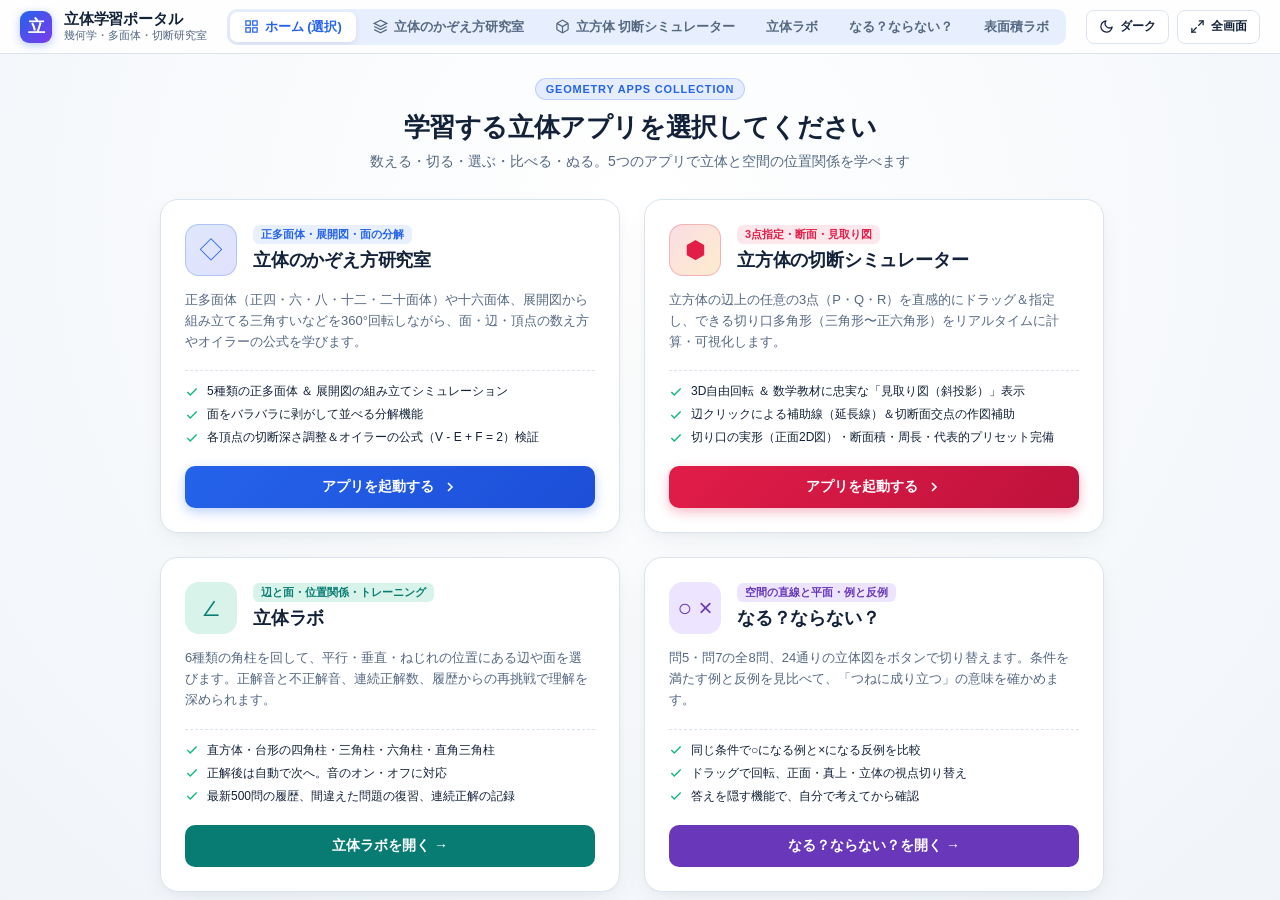
<file: index.html>
<!DOCTYPE html>
<html lang="ja" data-theme="light">
<head>
  <meta charset="UTF-8" />
  <meta name="viewport" content="width=device-width, initial-scale=1.0" />
  <title>立体学習ポータル | 3D幾何学・立体図形コレクション</title>
  <style>
    :root {
      --bg-base: #f0f4f9;
      --bg-surface: #ffffff;
      --bg-card: #ffffff;
      --bg-nav: rgba(255, 255, 255, 0.88);
      --border: #dbe4ee;
      --border-hover: #b9cadc;
      --text-main: #132238;
      --text-sub: #556882;
      --accent: #2563eb;
      --accent-hover: #1d4ed8;
      --accent-soft: rgba(37, 99, 235, 0.1);
      --card-shadow: 0 10px 30px -8px rgba(19, 34, 56, 0.08), 0 2px 8px -2px rgba(19, 34, 56, 0.04);
      --card-shadow-hover: 0 20px 40px -12px rgba(37, 99, 235, 0.18), 0 4px 14px -3px rgba(19, 34, 56, 0.08);
    }

    [data-theme="dark"] {
      --bg-base: #0c1421;
      --bg-surface: #142033;
      --bg-card: #18263c;
      --bg-nav: rgba(20, 32, 51, 0.88);
      --border: #293d5a;
      --border-hover: #3d5a82;
      --text-main: #e8f0fe;
      --text-sub: #94a8c4;
      --accent: #3b82f6;
      --accent-hover: #60a5fa;
      --accent-soft: rgba(59, 130, 246, 0.16);
      --card-shadow: 0 10px 30px -8px rgba(0, 0, 0, 0.45);
      --card-shadow-hover: 0 20px 45px -10px rgba(59, 130, 246, 0.28);
    }

    * {
      box-sizing: border-box;
      margin: 0;
      padding: 0;
    }

    html, body {
      width: 100vw;
      height: 100vh;
      overflow: hidden;
      font-family: -apple-system, BlinkMacSystemFont, "Segoe UI", "Hiragino Kaku Gothic ProN", "BIZ UDPGothic", Meiryo, sans-serif;
      background: var(--bg-base);
      color: var(--text-main);
      user-select: none;
      -webkit-user-select: none;
    }

    /* Container for the entire screen */
    .portal-shell {
      display: flex;
      flex-direction: column;
      width: 100vw;
      height: 100vh;
      overflow: hidden;
    }

    /* Top Navigation Bar */
    header.portal-nav {
      flex: 0 0 54px;
      height: 54px;
      background: var(--bg-nav);
      backdrop-filter: blur(12px);
      -webkit-backdrop-filter: blur(12px);
      border-bottom: 1px solid var(--border);
      display: flex;
      align-items: center;
      justify-content: space-between;
      padding: 0 20px;
      z-index: 50;
    }

    .brand-section {
      display: flex;
      align-items: center;
      gap: 12px;
      cursor: pointer;
    }

    .brand-logo {
      width: 32px;
      height: 32px;
      border-radius: 9px;
      background: linear-gradient(135deg, #2563eb, #7c3aed);
      color: #fff;
      display: flex;
      align-items: center;
      justify-content: center;
      font-size: 17px;
      font-weight: 800;
      box-shadow: 0 2px 8px rgba(37, 99, 235, 0.35);
    }

    .brand-text h1 {
      font-size: 15px;
      font-weight: 700;
      letter-spacing: -0.2px;
      line-height: 1.2;
    }

    .brand-text p {
      font-size: 11px;
      color: var(--text-sub);
    }

    /* App Tab Switcher in Navbar */
    .nav-tabs {
      display: flex;
      background: var(--accent-soft);
      padding: 3px;
      border-radius: 10px;
      gap: 3px;
    }

    .nav-tab-btn {
      border: none;
      background: transparent;
      color: var(--text-sub);
      font-size: 13px;
      font-weight: 600;
      padding: 6px 14px;
      border-radius: 7px;
      cursor: pointer;
      display: flex;
      align-items: center;
      gap: 6px;
      transition: all 0.18s ease;
    }

    .nav-tab-btn:hover {
      color: var(--text-main);
    }

    .nav-tab-btn.active {
      background: var(--bg-surface);
      color: var(--accent);
      box-shadow: 0 2px 6px rgba(0, 0, 0, 0.08);
    }

    .nav-actions {
      display: flex;
      align-items: center;
      gap: 8px;
    }

    .icon-btn {
      background: var(--bg-surface);
      border: 1px solid var(--border);
      color: var(--text-main);
      height: 34px;
      padding: 0 12px;
      border-radius: 8px;
      display: flex;
      align-items: center;
      gap: 6px;
      font-size: 12px;
      font-weight: 600;
      cursor: pointer;
      transition: background 0.15s, border-color 0.15s;
    }

    .icon-btn:hover {
      background: var(--accent-soft);
      border-color: var(--accent);
      color: var(--accent);
    }

    .icon-btn svg {
      width: 15px;
      height: 15px;
      stroke: currentColor;
      stroke-width: 2;
      stroke-linecap: round;
      stroke-linejoin: round;
      fill: none;
    }

    /* Main Content Area */
    .portal-main {
      flex: 1 1 0;
      position: relative;
      overflow: hidden;
    }

    /* View: Hub / Launcher (Grid of Cards) */
    #hubView {
      width: 100%;
      height: 100%;
      display: flex;
      flex-direction: column;
      justify-content: center;
      align-items: center;
      padding: 24px 32px;
      box-sizing: border-box;
      background: radial-gradient(circle at 50% 20%, var(--bg-surface) 0%, var(--bg-base) 100%);
    }

    .hub-header {
      text-align: center;
      margin-bottom: 28px;
    }

    .hub-header .badge {
      display: inline-block;
      font-size: 11px;
      font-weight: 700;
      text-transform: uppercase;
      letter-spacing: 0.8px;
      padding: 4px 10px;
      border-radius: 20px;
      background: var(--accent-soft);
      color: var(--accent);
      margin-bottom: 10px;
      border: 1px solid rgba(37, 99, 235, 0.2);
    }

    .hub-header h2 {
      font-size: 26px;
      font-weight: 800;
      letter-spacing: -0.4px;
      color: var(--text-main);
      margin-bottom: 8px;
    }

    .hub-header p {
      font-size: 14px;
      color: var(--text-sub);
    }

    .app-cards-grid {
      display: grid;
      grid-template-columns: repeat(2, minmax(320px, 460px));
      gap: 24px;
      max-width: 960px;
      width: 100%;
    }

    .app-card {
      background: var(--bg-card);
      border: 1px solid var(--border);
      border-radius: 18px;
      padding: 24px;
      box-shadow: var(--card-shadow);
      cursor: pointer;
      display: flex;
      flex-direction: column;
      position: relative;
      overflow: hidden;
      transition: transform 0.22s cubic-bezier(0.16, 1, 0.3, 1), box-shadow 0.22s cubic-bezier(0.16, 1, 0.3, 1), border-color 0.2s ease;
    }

    .app-card::before {
      content: "";
      position: absolute;
      top: 0;
      left: 0;
      right: 0;
      height: 4px;
      background: linear-gradient(90deg, #3b82f6, #6366f1);
      opacity: 0;
      transition: opacity 0.2s;
    }

    .app-card.card-kirikuchi::before {
      background: linear-gradient(90deg, #e11d48, #f59e0b);
    }

    .app-card:hover {
      transform: translateY(-4px);
      box-shadow: var(--card-shadow-hover);
      border-color: var(--border-hover);
    }

    .app-card:hover::before {
      opacity: 1;
    }

    .card-top {
      display: flex;
      align-items: flex-start;
      gap: 16px;
      margin-bottom: 14px;
    }

    .card-icon {
      width: 52px;
      height: 52px;
      border-radius: 14px;
      display: flex;
      align-items: center;
      justify-content: center;
      font-size: 24px;
      flex-shrink: 0;
    }

    .card-kazoe .card-icon {
      background: linear-gradient(135deg, rgba(37, 99, 235, 0.15), rgba(99, 102, 241, 0.2));
      color: #2563eb;
      border: 1px solid rgba(37, 99, 235, 0.25);
    }

    .card-kirikuchi .card-icon {
      background: linear-gradient(135deg, rgba(225, 29, 72, 0.15), rgba(245, 158, 11, 0.2));
      color: #e11d48;
      border: 1px solid rgba(225, 29, 72, 0.25);
    }

    .card-meta {
      flex: 1;
    }

    .card-badge {
      display: inline-block;
      font-size: 11px;
      font-weight: 700;
      padding: 2px 8px;
      border-radius: 6px;
      margin-bottom: 5px;
    }

    .card-kazoe .card-badge {
      background: rgba(37, 99, 235, 0.1);
      color: #2563eb;
    }

    .card-kirikuchi .card-badge {
      background: rgba(225, 29, 72, 0.1);
      color: #e11d48;
    }

    .card-title {
      font-size: 18px;
      font-weight: 700;
      color: var(--text-main);
      letter-spacing: -0.2px;
      line-height: 1.3;
    }

    .card-desc {
      font-size: 13px;
      line-height: 1.6;
      color: var(--text-sub);
      margin-bottom: 18px;
      flex-grow: 1;
    }

    .card-features {
      display: flex;
      flex-direction: column;
      gap: 6px;
      margin-bottom: 20px;
      padding-top: 12px;
      border-top: 1px dashed var(--border);
    }

    .feature-item {
      display: flex;
      align-items: center;
      gap: 8px;
      font-size: 12px;
      color: var(--text-main);
    }

    .feature-item svg {
      width: 14px;
      height: 14px;
      flex-shrink: 0;
      stroke: #10b981;
      stroke-width: 2.4;
      fill: none;
    }

    .card-btn {
      width: 100%;
      height: 42px;
      border: none;
      border-radius: 10px;
      font-size: 14px;
      font-weight: 700;
      display: flex;
      align-items: center;
      justify-content: center;
      gap: 8px;
      cursor: pointer;
      color: #ffffff;
      transition: background 0.15s, transform 0.15s;
    }

    .card-kazoe .card-btn {
      background: linear-gradient(135deg, #2563eb, #1d4ed8);
      box-shadow: 0 4px 12px rgba(37, 99, 235, 0.3);
    }

    .card-kazoe .card-btn:hover {
      background: linear-gradient(135deg, #1d4ed8, #1e40af);
    }

    .card-kirikuchi .card-btn {
      background: linear-gradient(135deg, #e11d48, #be123c);
      box-shadow: 0 4px 12px rgba(225, 29, 72, 0.3);
    }

    .card-kirikuchi .card-btn:hover {
      background: linear-gradient(135deg, #be123c, #9f1239);
    }

    /* Views: iframes for each application */
    .app-frame-container {
      width: 100%;
      height: 100%;
      position: absolute;
      top: 0;
      left: 0;
      display: none;
    }

    .app-frame-container.active {
      display: block;
    }

    .app-frame-container iframe {
      width: 100%;
      height: 100%;
      border: none;
      display: block;
    }

    /* Responsive adjustments */
    @media (max-width: 768px) {
      .app-cards-grid {
        grid-template-columns: 1fr;
        max-width: 440px;
      }
      .brand-text p {
        display: none;
      }
      .hub-header h2 {
        font-size: 20px;
      }
    }
  .brand-section,.nav-actions{flex-shrink:0}.nav-tabs{min-width:0;overflow-x:auto;margin:0 12px}.nav-tab-btn{white-space:nowrap;flex-shrink:0}#hubView{justify-content:flex-start;overflow-y:auto}#hubView>.hub-header,#hubView>.app-cards-grid{flex-shrink:0}.card-solid::before{background:#087c73}.card-position::before{background:#7c3aed}.card-solid .card-icon,.card-solid .card-badge{background:#d8f3e9;color:#087c73}.card-position .card-icon,.card-position .card-badge{background:#ede5ff;color:#6837ba}.card-solid .card-btn{background:#087c73;color:white}.card-position .card-btn{background:#6837ba;color:white}.card-btn:focus-visible,.nav-tab-btn:focus-visible{outline:3px solid var(--accent);outline-offset:3px}@media(max-width:1100px){.brand-text p{display:none}.brand-text h1{font-size:15px}.nav-tab-btn{padding:6px 10px;font-size:12px}}@media(max-width:700px){header.portal-nav{height:auto;flex-basis:auto;min-height:90px;flex-wrap:wrap;padding:8px 12px;gap:8px}.nav-tabs{order:3;flex-basis:100%;margin:0}.brand-logo{width:27px;height:27px}.icon-btn{height:30px;padding:0 8px}#hubView{padding:22px 16px}.app-cards-grid{min-width:0}.app-card{padding:20px}.hub-header p{line-height:1.7}}
  </style>
</head>
<body>
  <div class="portal-shell">
    <!-- Header Navigation -->
    <header class="portal-nav">
      <div class="brand-section" id="navBrand" title="ホーム（アプリ選択）へ戻る">
        <div class="brand-logo">立</div>
        <div class="brand-text">
          <h1>立体学習ポータル</h1>
          <p>幾何学・多面体・切断研究室</p>
        </div>
      </div>

      <!-- App Switcher Tabs -->
      <nav class="nav-tabs" aria-label="アプリ切り替え">
        <button id="tabHub" class="nav-tab-btn active" type="button">
          <svg width="15" height="15" viewBox="0 0 24 24" fill="none" stroke="currentColor" stroke-width="2"><rect x="3" y="3" width="7" height="7"/><rect x="14" y="3" width="7" height="7"/><rect x="14" y="14" width="7" height="7"/><rect x="3" y="14" width="7" height="7"/></svg>
          ホーム (選択)
        </button>
        <button id="tabKazoe" class="nav-tab-btn" type="button">
          <svg width="15" height="15" viewBox="0 0 24 24" fill="none" stroke="currentColor" stroke-width="2"><path d="M12 2L2 7l10 5 10-5-10-5zM2 17l10 5 10-5M2 12l10 5 10-5"/></svg>
          立体のかぞえ方研究室
        </button>
        <button id="tabKirikuchi" class="nav-tab-btn" type="button">
          <svg width="15" height="15" viewBox="0 0 24 24" fill="none" stroke="currentColor" stroke-width="2"><path d="M21 16V8a2 2 0 0 0-1-1.73l-7-4a2 2 0 0 0-2 0l-7 4A2 2 0 0 0 3 8v8a2 2 0 0 0 1 1.73l7 4a2 2 0 0 0 2 0l7-4A2 2 0 0 0 21 16z"/><polyline points="3.27 6.96 12 12.01 20.73 6.96"/><line x1="12" y1="22.08" x2="12" y2="12"/></svg>
          立方体 切断シミュレーター
        </button>
      <button id="tabSolidLab" class="nav-tab-btn" type="button">立体ラボ</button>
        <button id="tabPositionLab" class="nav-tab-btn" type="button">なる？ならない？</button>
        <button id="tabSurfacePainter" class="nav-tab-btn" type="button">表面積ラボ</button>
      </nav>

      <!-- Right Actions: Theme Toggle & Fullscreen -->
      <div class="nav-actions">
        <button id="themeToggleBtn" class="icon-btn" type="button" title="ダークモード切り替え">
          <svg id="themeIconSun" viewBox="0 0 24 24" style="display:none;"><circle cx="12" cy="12" r="5"/><line x1="12" y1="1" x2="12" y2="3"/><line x1="12" y1="21" x2="12" y2="23"/><line x1="4.22" y1="4.22" x2="5.64" y2="5.64"/><line x1="18.36" y1="18.36" x2="19.78" y2="19.78"/><line x1="1" y1="12" x2="3" y2="12"/><line x1="21" y1="12" x2="23" y2="12"/><line x1="4.22" y1="19.78" x2="5.64" y2="18.36"/><line x1="18.36" y1="5.64" x2="19.78" y2="4.22"/></svg>
          <svg id="themeIconMoon" viewBox="0 0 24 24"><path d="M21 12.79A9 9 0 1 1 11.21 3 7 7 0 0 0 21 12.79z"/></svg>
          <span id="themeBtnLabel">ダーク</span>
        </button>
        <button id="fullscreenBtn" class="icon-btn" type="button" title="全画面表示切り替え">
          <svg id="fsExpandIcon" viewBox="0 0 24 24"><polyline points="15 3 21 3 21 9"/><polyline points="9 21 3 21 3 15"/><line x1="21" y1="3" x2="14" y2="10"/><line x1="3" y1="21" x2="10" y2="14"/></svg>
          <svg id="fsCompressIcon" viewBox="0 0 24 24" style="display:none;"><polyline points="4 14 10 14 10 20"/><polyline points="20 10 14 10 14 4"/><line x1="14" y1="10" x2="21" y2="3"/><line x1="3" y1="21" x2="10" y2="14"/></svg>
          <span id="fsBtnLabel">全画面</span>
        </button>
      </div>
    </header>

    <!-- Main Workspace -->
    <main class="portal-main">
      <!-- 1. Hub / Launcher Selection Screen -->
      <section id="hubView">
        <div class="hub-header">
          <span class="badge">GEOMETRY APPS COLLECTION</span>
          <h2>学習する立体アプリを選択してください</h2>
          <p>数える・切る・選ぶ・比べる・ぬる。5つのアプリで立体と空間の位置関係を学べます</p>
        </div>

        <div class="app-cards-grid">
          <!-- Card 1: 立体のかぞえ方研究室 (from github.com/matsukio1011/rittai) -->
          <article class="app-card card-kazoe" id="launchKazoeBtn">
            <div class="card-top">
              <div class="card-icon">◇</div>
              <div class="card-meta">
                <span class="card-badge">正多面体・展開図・面の分解</span>
                <h3 class="card-title">立体のかぞえ方研究室</h3>
              </div>
            </div>
            <p class="card-desc">
              正多面体（正四・六・八・十二・二十面体）や十六面体、展開図から組み立てる三角すいなどを360°回転しながら、面・辺・頂点の数え方やオイラーの公式を学びます。
            </p>
            <div class="card-features">
              <div class="feature-item">
                <svg viewBox="0 0 24 24"><polyline points="20 6 9 17 4 12"/></svg>
                <span>5種類の正多面体 ＆ 展開図の組み立てシミュレーション</span>
              </div>
              <div class="feature-item">
                <svg viewBox="0 0 24 24"><polyline points="20 6 9 17 4 12"/></svg>
                <span>面をバラバラに剥がして並べる分解機能</span>
              </div>
              <div class="feature-item">
                <svg viewBox="0 0 24 24"><polyline points="20 6 9 17 4 12"/></svg>
                <span>各頂点の切断深さ調整＆オイラーの公式（V - E + F = 2）検証</span>
              </div>
            </div>
            <button class="card-btn" type="button">
              アプリを起動する
              <svg width="16" height="16" viewBox="0 0 24 24" fill="none" stroke="currentColor" stroke-width="2.5"><polyline points="9 18 15 12 9 6"/></svg>
            </button>
          </article>

          <!-- Card 2: 立方体の切断シミュレーター (Current App) -->
          <article class="app-card card-kirikuchi" id="launchKirikuchiBtn">
            <div class="card-top">
              <div class="card-icon">⬢</div>
              <div class="card-meta">
                <span class="card-badge">3点指定・断面・見取り図</span>
                <h3 class="card-title">立方体の切断シミュレーター</h3>
              </div>
            </div>
            <p class="card-desc">
              立方体の辺上の任意の3点（P・Q・R）を直感的にドラッグ＆指定し、できる切り口多角形（三角形〜正六角形）をリアルタイムに計算・可視化します。
            </p>
            <div class="card-features">
              <div class="feature-item">
                <svg viewBox="0 0 24 24"><polyline points="20 6 9 17 4 12"/></svg>
                <span>3D自由回転 ＆ 数学教材に忠実な「見取り図（斜投影）」表示</span>
              </div>
              <div class="feature-item">
                <svg viewBox="0 0 24 24"><polyline points="20 6 9 17 4 12"/></svg>
                <span>辺クリックによる補助線（延長線）＆切断面交点の作図補助</span>
              </div>
              <div class="feature-item">
                <svg viewBox="0 0 24 24"><polyline points="20 6 9 17 4 12"/></svg>
                <span>切り口の実形（正面2D図）・断面積・周長・代表的プリセット完備</span>
              </div>
            </div>
            <button class="card-btn" type="button">
              アプリを起動する
              <svg width="16" height="16" viewBox="0 0 24 24" fill="none" stroke="currentColor" stroke-width="2.5"><polyline points="9 18 15 12 9 6"/></svg>
            </button>
          </article>
        <article class="app-card card-solid" id="launchSolidLabBtn">
  <div class="card-top"><div class="card-icon">∠</div><div class="card-meta"><span class="card-badge">辺と面・位置関係・トレーニング</span><h3 class="card-title">立体ラボ</h3></div></div>
  <p class="card-desc">6種類の角柱を回して、平行・垂直・ねじれの位置にある辺や面を選びます。正解音と不正解音、連続正解数、履歴からの再挑戦で理解を深められます。</p><div class="card-features"><div class="feature-item"><svg viewBox="0 0 24 24"><polyline points="20 6 9 17 4 12"/></svg><span>直方体・台形の四角柱・三角柱・六角柱・直角三角柱</span></div><div class="feature-item"><svg viewBox="0 0 24 24"><polyline points="20 6 9 17 4 12"/></svg><span>正解後は自動で次へ。音のオン・オフに対応</span></div><div class="feature-item"><svg viewBox="0 0 24 24"><polyline points="20 6 9 17 4 12"/></svg><span>最新500問の履歴、間違えた問題の復習、連続正解の記録</span></div></div>
  <button class="card-btn" type="button">立体ラボを開く →</button>
</article>
<article class="app-card card-position" id="launchPositionLabBtn">
  <div class="card-top"><div class="card-icon">○ ×</div><div class="card-meta"><span class="card-badge">空間の直線と平面・例と反例</span><h3 class="card-title">なる？ならない？</h3></div></div>
  <p class="card-desc">問5・問7の全8問、24通りの立体図をボタンで切り替えます。条件を満たす例と反例を見比べて、「つねに成り立つ」の意味を確かめます。</p><div class="card-features"><div class="feature-item"><svg viewBox="0 0 24 24"><polyline points="20 6 9 17 4 12"/></svg><span>同じ条件で○になる例と×になる反例を比較</span></div><div class="feature-item"><svg viewBox="0 0 24 24"><polyline points="20 6 9 17 4 12"/></svg><span>ドラッグで回転、正面・真上・立体の視点切り替え</span></div><div class="feature-item"><svg viewBox="0 0 24 24"><polyline points="20 6 9 17 4 12"/></svg><span>答えを隠す機能で、自分で考えてから確認</span></div></div>
  <button class="card-btn" type="button">なる？ならない？を開く →</button>
</article>
          <article class="app-card card-solid" id="launchSurfacePainterBtn">
            <div class="card-top"><div class="card-icon">◈</div><div class="card-meta"><span class="card-badge">表面積・色ぬり・展開図</span><h3 class="card-title">表面積ラボ</h3></div></div>
            <p class="card-desc">12種類の立体を回して、表面積に入る面をクリックでぬります。穴の内側や接合面を見比べ、スライダーで展開して面のつながりを確かめられます。</p>
            <div class="card-features">
              <div class="feature-item"><svg viewBox="0 0 24 24"><polyline points="20 6 9 17 4 12"/></svg><span>未着色の面はフレーム表示。選んだ面だけを着色</span></div>
              <div class="feature-item"><svg viewBox="0 0 24 24"><polyline points="20 6 9 17 4 12"/></svg><span>底面・穴の内側も採点。接合面をぬると誤りを表示</span></div>
              <div class="feature-item"><svg viewBox="0 0 24 24"><polyline points="20 6 9 17 4 12"/></svg><span>色を保ったまま展開図へ。曲面は長方形や扇形に展開</span></div>
            </div>
            <button class="card-btn" type="button">表面積ラボを開く →</button>
          </article>
        </div>
      </section>

      <!-- 2. Embedded App 1: 立体のかぞえ方研究室 -->
      <div id="frameKazoeContainer" class="app-frame-container">
        <iframe id="frameKazoe" src="apps/kazoe/index.html" title="立体のかぞえ方研究室"></iframe>
      </div>

      <!-- 3. Embedded App 2: 立方体の切断シミュレーター -->
      <div id="frameKirikuchiContainer" class="app-frame-container">
        <iframe id="frameKirikuchi" src="apps/kirikuchi/index.html" title="立方体の切断シミュレーター"></iframe>
      </div>
      <div id="frameSolidLabContainer" class="app-frame-container"><iframe id="frameSolidLab" data-src="apps/solid-lab/index.html" title="立体ラボ" allow="autoplay; fullscreen" allowfullscreen></iframe></div>
      <div id="framePositionLabContainer" class="app-frame-container"><iframe id="framePositionLab" data-src="apps/position-lab/index.html" title="なる？ならない？ 空間の直線と平面" allow="fullscreen" allowfullscreen></iframe></div>
      <div id="frameSurfacePainterContainer" class="app-frame-container"><iframe id="frameSurfacePainter" data-src="apps/surface-painter/index.html" title="表面積ラボ" allow="fullscreen" allowfullscreen></iframe></div>
    </main>
  </div>

  <script>
    // State
    let currentApp = 'hub'; // 'hub' | 'kazoe' | 'kirikuchi'

    // DOM Elements
    const tabHub = document.getElementById('tabHub');
    const tabKazoe = document.getElementById('tabKazoe');
    const tabKirikuchi = document.getElementById('tabKirikuchi');
    const navBrand = document.getElementById('navBrand');

    const hubView = document.getElementById('hubView');
    const frameKazoeContainer = document.getElementById('frameKazoeContainer');
    const frameKirikuchiContainer = document.getElementById('frameKirikuchiContainer');

    const launchKazoeBtn = document.getElementById('launchKazoeBtn');
    const launchKirikuchiBtn = document.getElementById('launchKirikuchiBtn');

    const addedApps=[{key:'solid',tab:'tabSolidLab',card:'launchSolidLabBtn',frame:'frameSolidLab'},{key:'position',tab:'tabPositionLab',card:'launchPositionLabBtn',frame:'framePositionLab'},{key:'surface',tab:'tabSurfacePainter',card:'launchSurfacePainterBtn',frame:'frameSurfacePainter'}];
    for(const app of addedApps){
      document.getElementById(app.tab).addEventListener('click',()=>switchView(app.key));
      document.getElementById(app.card).addEventListener('click',()=>switchView(app.key));
    }
    // Switch View function
    function switchView(target) {
      currentApp = target;

      // Update Tabs UI
      tabHub.classList.toggle('active', target === 'hub');
      tabKazoe.classList.toggle('active', target === 'kazoe');
      tabKirikuchi.classList.toggle('active', target === 'kirikuchi');

      // Update View Visibility
      hubView.style.display = target === 'hub' ? 'flex' : 'none';
      frameKazoeContainer.classList.toggle('active', target === 'kazoe');
      frameKirikuchiContainer.classList.toggle('active', target === 'kirikuchi');

      for(const app of addedApps){
        const active=target===app.key,frame=document.getElementById(app.frame);
        document.getElementById(app.tab).classList.toggle('active',active);
        document.getElementById(app.frame+'Container').classList.toggle('active',active);
        if(active&&!frame.getAttribute('src'))frame.setAttribute('src',frame.dataset.src);
      }
      // Sync theme with child iframe if active
      syncThemeToFrames();
    }

    // Event Listeners for switching
    tabHub.addEventListener('click', () => switchView('hub'));
    navBrand.addEventListener('click', () => switchView('hub'));
    tabKazoe.addEventListener('click', () => switchView('kazoe'));
    tabKirikuchi.addEventListener('click', () => switchView('kirikuchi'));

    launchKazoeBtn.addEventListener('click', () => switchView('kazoe'));
    launchKirikuchiBtn.addEventListener('click', () => switchView('kirikuchi'));

    // Dark Mode Toggle
    const themeToggleBtn = document.getElementById('themeToggleBtn');
    const themeIconSun = document.getElementById('themeIconSun');
    const themeIconMoon = document.getElementById('themeIconMoon');
    const themeBtnLabel = document.getElementById('themeBtnLabel');

    function syncThemeToFrames() {
      const isDark = document.documentElement.getAttribute('data-theme') === 'dark';
      // Sync to kazoe iframe
      const kazoeFrame = document.getElementById('frameKazoe');
      if (kazoeFrame && kazoeFrame.contentDocument) {
        kazoeFrame.contentDocument.documentElement.setAttribute('data-theme', isDark ? 'dark' : 'light');
      }
      // Sync to kirikuchi iframe
      const kirikuchiFrame = document.getElementById('frameKirikuchi');
      if (kirikuchiFrame && kirikuchiFrame.contentDocument) {
        kirikuchiFrame.contentDocument.documentElement.setAttribute('data-theme', isDark ? 'dark' : 'light');
      }
    }

    themeToggleBtn.addEventListener('click', () => {
      const isDark = document.documentElement.getAttribute('data-theme') === 'dark';
      const nextTheme = isDark ? 'light' : 'dark';
      document.documentElement.setAttribute('data-theme', nextTheme);

      themeIconSun.style.display = nextTheme === 'dark' ? 'block' : 'none';
      themeIconMoon.style.display = nextTheme === 'dark' ? 'none' : 'block';
      themeBtnLabel.textContent = nextTheme === 'dark' ? 'ライト' : 'ダーク';

      syncThemeToFrames();
    });

    // Make sure theme syncs when iframes finish loading
    document.getElementById('frameKazoe').addEventListener('load', syncThemeToFrames);
    document.getElementById('frameKirikuchi').addEventListener('load', syncThemeToFrames);

    // Fullscreen Toggle
    const fullscreenBtn = document.getElementById('fullscreenBtn');
    const fsExpandIcon = document.getElementById('fsExpandIcon');
    const fsCompressIcon = document.getElementById('fsCompressIcon');
    const fsBtnLabel = document.getElementById('fsBtnLabel');

    function updateFullscreenButtonUI() {
      const isFs = Boolean(document.fullscreenElement);
      fsExpandIcon.style.display = isFs ? 'none' : 'block';
      fsCompressIcon.style.display = isFs ? 'block' : 'none';
      fsBtnLabel.textContent = isFs ? '全画面終了' : '全画面';
    }

    fullscreenBtn.addEventListener('click', async () => {
      try {
        if (!document.fullscreenElement) {
          await document.documentElement.requestFullscreen();
        } else {
          await document.exitFullscreen();
        }
      } catch (err) {
        console.warn('Fullscreen toggle error:', err);
      }
    });

    document.addEventListener('fullscreenchange', updateFullscreenButtonUI);
  </script>
</body>
</html>
</file>
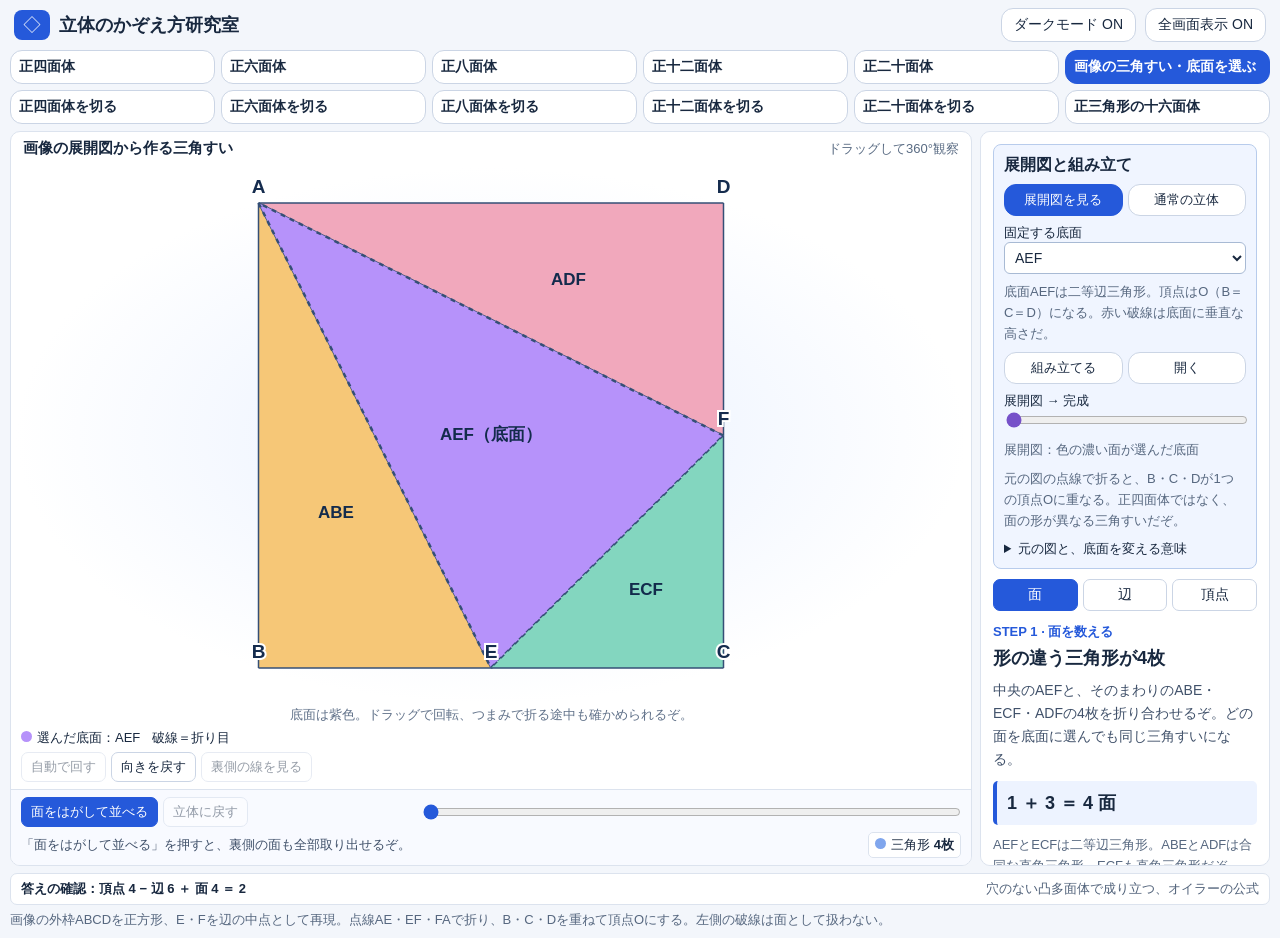
<file: apps/kazoe/index.html>
<!doctype html><html lang="ja"><head><meta charset="utf-8"><meta name="viewport" content="width=device-width,initial-scale=1"><title>立体のかぞえ方研究室</title><meta name="description" content="面・辺・頂点を、回して、色で見て、式で理解しよう。"><link rel="icon" href="data:image/svg+xml,%3Csvg xmlns='http://www.w3.org/2000/svg' viewBox='0 0 40 40'%3E%3Cpath fill='%232c63ed' d='M20 2 38 12 38 28 20 38 2 28 2 12Z'/%3E%3Cpath fill='none' stroke='white' stroke-width='2' d='M2 12 20 22 38 12M20 22V38M20 2V22'/%3E%3C/svg%3E"><style>
*{box-sizing:border-box}body{margin:0;background:#f3f6fb;color:#18283f;font-family:'Yu Gothic UI','Meiryo',sans-serif;font-size:16px}button,input{font:inherit}button{cursor:pointer;border:1px solid #cbd5e5;background:white;color:inherit;border-radius:12px;padding:12px 16px;min-height:46px}button:hover{background:#eaf0ff}button:focus-visible,input:focus-visible,canvas:focus-visible{outline:3px solid #eea42c;outline-offset:3px}button.active{background:#2559da;color:white;border-color:#2559da}header{max-width:1280px;margin:auto;padding:27px 28px 20px;display:flex;align-items:center;gap:14px}header .mark{background:#2559da;color:white;border-radius:14px;font-size:26px;padding:6px 13px}h1{font-size:24px;margin:0}header p{margin:3px 0 0;color:#596b83;font-size:14px}main{max-width:1280px;margin:auto;padding:0 28px 32px}.solids{display:grid;grid-template-columns:repeat(3,1fr);gap:12px;margin-bottom:20px}.solids button{text-align:left;font-weight:700}.solids small{display:block;font-size:14px;font-weight:400;margin-top:4px}.layout{display:grid;grid-template-columns:minmax(0,1.2fr) minmax(340px,1fr);gap:22px}.viewer,.lesson{background:white;border:1px solid #dce3ee;border-radius:20px;overflow:hidden}.viewhead{padding:20px 22px 0;display:flex;align-items:center;justify-content:space-between;gap:10px}.viewhead strong{font-size:18px}.tag{font-size:14px;color:#596b83}canvas{width:100%;height:390px;display:block;touch-action:none;cursor:grab;background:radial-gradient(ellipse at center,#e8f0ff,white 70%)}.hint{text-align:center;color:#607189;font-size:14px;margin:0 16px 14px}.controls{padding:0 22px 20px;display:flex;flex-wrap:wrap;gap:8px}.controls button{padding:8px 12px;font-size:14px}.legend{display:flex;gap:16px;flex-wrap:wrap;padding:0 22px 18px;font-size:14px}.dot{display:inline-block;width:11px;height:11px;border-radius:50%;margin-right:5px}.lesson{padding:24px}.tabs{display:flex;gap:8px}.tabs button{flex:1}.eyebrow{color:#2559da;font-weight:bold;font-size:14px;margin:24px 0 7px}h2{font-size:23px;line-height:1.5;margin:0 0 12px}.explain{line-height:1.85;margin:10px 0;color:#40516a}.formula{background:#edf3ff;border-left:4px solid #2559da;padding:18px;font-size:23px;font-weight:bold;border-radius:5px;margin:18px 0}.note{font-size:14px;line-height:1.75;color:#56677f}.stepper{display:flex;align-items:center;gap:8px;margin-top:20px}.stepper button{flex:1}.count{margin-top:20px;padding-top:18px;border-top:1px solid #dce3ee}.count label{display:block;font-size:14px;margin-bottom:8px}.range{display:flex;align-items:center;gap:12px}.range input{width:100%;accent-color:#2559da}.range output{white-space:nowrap;font-weight:bold}.summary{margin-top:20px;display:grid;grid-template-columns:repeat(3,1fr);gap:12px}.stat{background:#f0f4fa;border-radius:12px;text-align:center;padding:11px}.stat span{font-size:14px;color:#52647d}.stat strong{display:block;font-size:28px;margin-top:3px}.verify{margin-top:20px;border:1px solid #dce3ee;background:white;border-radius:16px;padding:17px 22px;display:flex;flex-wrap:wrap;gap:10px;justify-content:space-between;font-size:15px}.verify span{color:#51627a}.footer{font-size:14px;color:#56677f;line-height:1.8;margin:14px 0 0} @media(max-width:850px){.layout{grid-template-columns:1fr}canvas{height:340px}.solids button{padding:12px 10px;font-size:14px}.solids small{font-size:12px}main{padding:0 14px 24px}header{padding:20px 16px}h1{font-size:21px}.lesson{padding:20px}.tag{display:none}}@media(prefers-reduced-motion:reduce){*{scroll-behavior:auto}}
button:disabled{cursor:default;opacity:.45}.peel-controls{padding:18px 22px;margin-top:14px;border-top:1px solid #dce3ee;background:#f8faff}.peel-actions{display:flex;gap:8px;flex-wrap:wrap;margin-bottom:14px}.peel-actions button:first-child{background:#2559da;color:white;border-color:#2559da}.peel-controls label{font-size:14px;display:block;margin-bottom:8px}.peel-controls input{width:100%;accent-color:#2559da}.peel-status{font-size:14px;line-height:1.7;margin:10px 0 0;color:#40516a}.face-totals{display:flex;gap:8px;flex-wrap:wrap;margin-top:12px}.face-totals span{padding:8px 11px;background:white;border:1px solid #dce3ee;border-radius:9px;font-size:15px}.viewhead{flex-wrap:wrap}.formula{overflow-wrap:anywhere}
header{max-width:none;padding:8px 14px;gap:9px}header .mark{font-size:18px;padding:3px 9px;border-radius:8px}h1{font-size:18px}header p{display:none}#fullscreen{margin-left:auto;white-space:nowrap;font-size:14px;padding:7px 12px;min-height:34px}#fullscreenStatus{font-size:14px}#fullscreenStatus:empty{display:none}main{max-width:none;padding:0 10px 8px}.solids{gap:6px;margin-bottom:7px}.solids button{padding:6px 12px;min-height:34px;font-size:14px}.solids small{display:none}.layout{gap:8px;grid-template-columns:minmax(0,1fr) 290px;align-items:start}.viewer,.lesson{border-radius:10px}.viewer{position:relative;display:flex;flex-direction:column;height:calc(100dvh - 100px);min-height:440px}.viewhead{padding:7px 12px;flex:0 0 auto}.viewhead strong{font-size:15px}.tag{font-size:13px}canvas{flex:1 1 auto;min-height:240px;height:0;width:100%}.hint{font-size:13px;margin:0 10px 5px}.legend{padding:0 10px 5px;gap:12px;font-size:13px}.controls{padding:0 10px 7px;gap:5px}.controls button,.peel-actions button{min-height:30px;padding:5px 9px;font-size:13px;border-radius:7px}.peel-controls{margin:0;padding:7px 10px;display:grid;grid-template-columns:auto minmax(100px,1fr);align-items:center;gap:5px 12px}.peel-actions{margin:0;gap:5px}.peel-controls label{display:none}.peel-controls input{margin:0}.peel-status{margin:0;font-size:13px;line-height:1.4}.face-totals{margin:0;justify-content:flex-end;gap:5px}.face-totals span{padding:3px 6px;font-size:13px;border-radius:5px}.peel-controls>.note{display:none}.lesson{padding:12px;max-height:calc(100dvh - 100px);overflow:auto}.tabs{gap:5px}.tabs button{padding:6px;min-height:32px;border-radius:7px;font-size:14px}.eyebrow{margin:12px 0 5px;font-size:13px}h2{font-size:18px;line-height:1.4;margin-bottom:8px}.explain{font-size:14px;line-height:1.65;margin:8px 0}.formula{padding:10px;font-size:18px;margin:10px 0}.note{font-size:13px;line-height:1.6;margin:8px 0}.stepper{margin-top:10px;gap:5px}.stepper button{padding:6px 4px;font-size:13px;min-height:32px}.count{margin-top:10px;padding-top:10px}.count label{font-size:13px;line-height:1.5}.range{gap:5px;font-size:13px}.summary{gap:5px;margin-top:10px}.stat{padding:5px;border-radius:7px}.stat span{font-size:13px}.stat strong{font-size:22px;margin:0}.verify{margin-top:7px;padding:6px 10px;border-radius:7px;font-size:13px}.footer{margin-top:5px;font-size:13px;line-height:1.5}html:fullscreen{background:#f3f6fb;overflow:auto}body.screen-expanded{position:fixed;inset:0;overflow:auto;z-index:9999;background:#f3f6fb}@media(min-width:1400px){.layout{grid-template-columns:minmax(0,1fr) 310px}}@media(max-width:650px){.layout{grid-template-columns:1fr}.viewer{height:70dvh;min-height:420px}.lesson{max-height:none}.peel-controls{grid-template-columns:1fr}.face-totals{justify-content:flex-start}header{flex-wrap:wrap}h1{font-size:16px}.tag{display:none}}
.solids{grid-template-columns:repeat(5,minmax(0,1fr))}.solids button{white-space:normal}.viewer{height:calc(100dvh - 140px)}.lesson{max-height:calc(100dvh - 140px)}@media(max-width:850px){.solids{grid-template-columns:repeat(4,minmax(0,1fr))}}@media(max-width:650px){.solids{grid-template-columns:repeat(2,minmax(0,1fr))}.viewer{height:70dvh}.lesson{max-height:none}}#buildGuide{border:1px solid #b8ccec;border-radius:8px;background:#f0f5ff;padding:9px;margin-bottom:10px}#buildGuide[hidden]{display:none}#buildGuide summary{cursor:pointer;font-size:14px;font-weight:bold}#buildGuide ol{padding-left:21px;font-size:14px;line-height:1.65}#buildGuide li{margin-bottom:7px}#buildGuide label{font-size:13px}#cutDepth{width:100%;accent-color:#2559da}.build-actions{display:flex;gap:4px}.build-actions button{padding:5px;min-height:30px;font-size:13px;flex:1}#darkMode{margin-left:auto;white-space:nowrap;font-size:14px;padding:7px 12px;min-height:34px}#fullscreen{margin-left:0}html[data-theme="dark"]{color-scheme:dark;background:#101827}html[data-theme="dark"] body,html[data-theme="dark"] body.screen-expanded{background:#101827;color:#e1e9f5}html[data-theme="dark"] button{background:#26364e;color:#e1e9f5;border-color:#485c78}html[data-theme="dark"] button:hover{background:#344b6b}html[data-theme="dark"] button.active,html[data-theme="dark"] .peel-actions button:first-child{background:#376dea;color:white}html[data-theme="dark"] .viewer,html[data-theme="dark"] .lesson,html[data-theme="dark"] .verify{background:#19263a;border-color:#3b4e68}html[data-theme="dark"] canvas{background:radial-gradient(ellipse at center,#263b59,#19263a 75%)}html[data-theme="dark"] .peel-controls,html[data-theme="dark"] #buildGuide{background:#1d2e46;border-color:#485c78}html[data-theme="dark"] .formula{background:#253b60;border-color:#77a7ff;color:#edf4ff}html[data-theme="dark"] .stat,html[data-theme="dark"] .face-totals span{background:#273951;border-color:#485c78}html[data-theme="dark"] .hint,html[data-theme="dark"] .tag,html[data-theme="dark"] .note,html[data-theme="dark"] .footer,html[data-theme="dark"] .verify span,html[data-theme="dark"] .stat span,html[data-theme="dark"] .peel-status,html[data-theme="dark"] .explain{color:#c1cfe2}html[data-theme="dark"] .eyebrow{color:#9bbeff}html[data-theme="dark"] .count{border-color:#485c78}html[data-theme="dark"] button:disabled{opacity:.55}#netPanel{background:#f0f5ff;border:1px solid #b8ccec;border-radius:8px;padding:10px;margin-bottom:10px}#netPanel[hidden]{display:none}.net-actions{display:flex;gap:5px;margin:8px 0}.net-actions button{padding:6px;min-height:32px;font-size:13px;flex:1}#netPanel label{font-size:13px;display:block;margin-top:7px}#netBase{width:100%;font:inherit;font-size:14px;padding:6px;border:1px solid #a8bad4;border-radius:6px;background:white;color:#18283f}#netFold{width:100%;accent-color:#7651c9}#netReference summary{font-size:13px;cursor:pointer}#netReference svg{width:100%;max-height:200px}html[data-theme="dark"] #netPanel{background:#1d2e46;border-color:#485c78}html[data-theme="dark"] #netBase{background:#26364e;color:#e1e9f5;border-color:#485c78}.solids{grid-template-columns:repeat(4,minmax(0,1fr))}.viewer{height:calc(100dvh - 195px)}.lesson{max-height:calc(100dvh - 195px)}@media(min-width:1200px){.solids{grid-template-columns:repeat(6,minmax(0,1fr))}.viewer{height:calc(100dvh - 150px)}.lesson{max-height:calc(100dvh - 150px)}}@media(max-width:650px){.solids{grid-template-columns:repeat(3,minmax(0,1fr))}.viewer{height:70dvh}.lesson{max-height:none}}.build-actions{flex-wrap:wrap}.build-actions button{flex:1 1 42%}@media(min-width:851px){.solids{grid-template-columns:repeat(6,minmax(0,1fr))}.solids button{padding:6px 8px}.viewer{height:calc(100dvh - 165px)}.lesson{max-height:calc(100dvh - 165px)}}</style></head><body><header><div class="mark" aria-hidden="true">◇</div><div><h1>立体のかぞえ方研究室</h1><p>回して発見。つながりから数えよう。</p></div><button id="darkMode" aria-pressed="false">ダークモード ON</button><button id="fullscreen" aria-pressed="false">全画面表示 ON</button><span id="fullscreenStatus" role="status"></span></header><main><nav class="solids" aria-label="立体を選ぶ"><button data-solid="3">正四面体</button><button data-solid="4">正六面体</button><button data-solid="5">正八面体</button><button data-solid="6">正十二面体</button><button data-solid="7">正二十面体</button><button data-solid="8">画像の三角すい・底面を選ぶ</button><button data-solid="9">正四面体を切る</button><button data-solid="1">正六面体を切る</button><button data-solid="10">正八面体を切る</button><button data-solid="11">正十二面体を切る</button><button data-solid="2">正二十面体を切る</button><button data-solid="0">正三角形の十六面体</button></nav><div class="layout"><section class="viewer" aria-label="立体の観察"><div class="viewhead"><strong id="shapeTitle"></strong><span class="tag">ドラッグして360°観察</span></div><canvas id="view" tabindex="0" aria-label="立体。ドラッグまたは矢印キーで回転できます"></canvas><p class="hint" id="viewHint">裏側も回して見てみよう。矢印キーでも回せるぞ。</p><div class="legend" id="legend"></div><div class="controls"><button id="rotate" aria-pressed="false">自動で回す</button><button id="reset">向きを戻す</button><button id="ghost" aria-pressed="false">裏側の線を見る</button></div><div class="peel-controls"><div class="peel-actions"><button id="peelAll">面をはがして並べる</button><button id="assemble">立体に戻す</button></div><label for="peel">立体から平らな面へ：つまみで途中を見よう</label><input id="peel" type="range" min="0" max="100" value="0" aria-label="面をはがす進み具合"><p class="peel-status" id="peelStatus" aria-live="polite"></p><div class="face-totals" id="faceTotals"></div><p class="note">面を形ごとに分けて並べるぞ。つながった展開図ではなく、1枚ずつ切り離した面だ。</p></div></section><section class="lesson"><section id="netPanel" hidden><strong>展開図と組み立て</strong><div class="net-actions"><button id="netOpen">展開図を見る</button><button id="netClose">通常の立体</button></div><label for="netBase">固定する底面</label><select id="netBase" aria-label="固定する底面"></select><p id="baseNote" class="note"></p><div class="net-actions"><button id="netPlay">組み立てる</button><button id="netUnfold">開く</button></div><label for="netFold">展開図 → 完成</label><input id="netFold" type="range" min="0" max="100" value="0" aria-label="組み立てる進み具合"><p id="netStatus" role="status" class="note"></p><p id="netNote" class="note"></p><details id="netReference"><summary>元の図と、底面を変える意味</summary><svg viewBox="-0.14 -0.14 1.3 1.3" role="img" aria-label="正方形ABCD、辺BCの中点E、辺CDの中点F。中央AEFとABE、ECF、ADFの4つの三角形。B、C、Dが重なる。"><path d="M0 0 L0 1 L.5 1Z" fill="#f6c777"/><path d="M.5 1L1 1L1 .5Z" fill="#83d6bf"/><path d="M0 0L1 0L1 .5Z" fill="#f1a8bc"/><path d="M0 0L.5 1L1 .5Z" fill="#87b0f7"/><path d="M0 0H1V1H0Z" fill="none" stroke="currentColor" stroke-width=".012"/><path d="M0 0L.5 1L1 .5Z" fill="none" stroke="currentColor" stroke-width=".009" stroke-dasharray=".025 .025"/><g fill="currentColor" font-size=".085"><text x="-.07" y="-.03">A</text><text x="-.07" y="1.1">B</text><text x="1.02" y="1.1">C</text><text x="1.02" y="-.03">D</text><text x=".47" y="1.1">E</text><text x="1.02" y=".52">F</text></g></svg><p class="note">底面を替えるのは、同じ立体の置き方を替えること。面4枚・辺6本・頂点4個も、体積も変わらない。底面の面積と、その面に垂直な高さは変わるぞ。</p><p class="note">外枠を正方形、E・Fを中点として作図したぞ。</p></details></section><details id="buildGuide" hidden><summary>作り方を見る：頂点を切り取る</summary><p id="buildIntro" class="note"></p><ol id="buildSteps"></ol><label for="cutDepth">切る深さ：<output id="cutLabel"></output></label><input id="cutDepth" type="range" min="0" max="100" step="0.1" value="100" aria-label="頂点を切る深さ"><div class="build-actions"><button id="cutStart">元の立体</button><button id="cutMiddle">切る途中</button><button id="cutFinish">辺がそろう位置</button><button id="cutTouch">切り口が接するまで</button></div><p id="cutMessage" class="note" aria-live="polite"></p></details><div class="tabs" aria-label="数えるもの"><button data-mode="0" class="active">面</button><button data-mode="1">辺</button><button data-mode="2">頂点</button></div><div aria-live="polite"><p class="eyebrow" id="stepLabel"></p><h2 id="lessonTitle"></h2><p class="explain" id="explain"></p><div class="formula" id="formula"></div><p class="note" id="note"></p></div><div class="stepper"><button id="prev">← 前の説明</button><button id="next">次の説明 →</button></div><div class="count"><label for="count">図で確かめる：色のついた部分を増やそう</label><div class="range"><input id="count" type="range" min="0" value="0"><output id="counter"></output></div></div><div class="summary" id="summary"></div></section></div><div class="verify"><b id="euler"></b><span>穴のない凸多面体で成り立つ、オイラーの公式</span></div><p class="footer" id="footnote"></p></main><script src="app.js"></script></body></html>
</file>
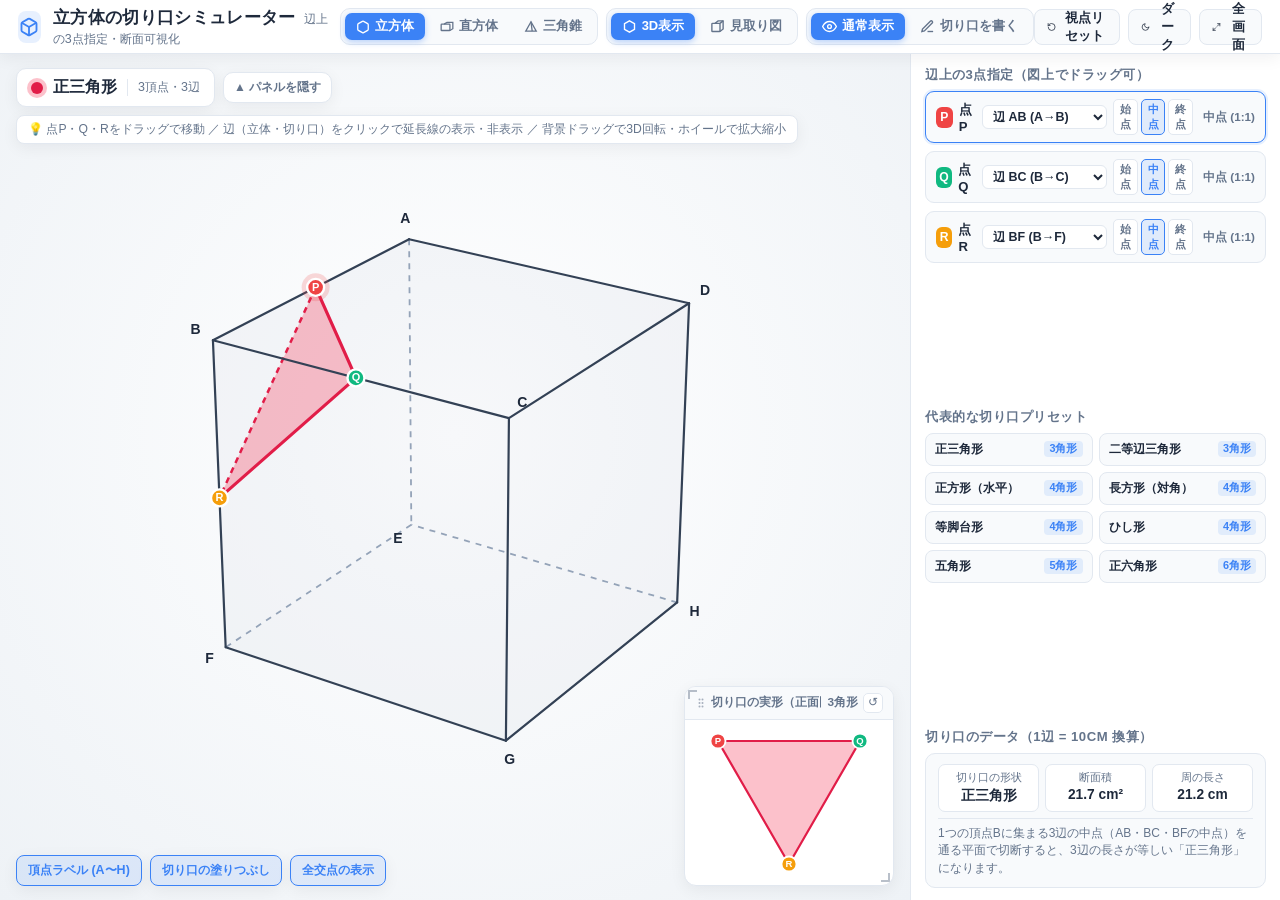
<file: apps/kirikuchi/index.html>
<!DOCTYPE html>
<html lang="ja" data-theme="light">
<head>
  <meta charset="UTF-8" />
  <meta name="viewport" content="width=device-width, initial-scale=1.0" />
  <title>立方体の切断シミュレーター（3点指定・切り口表示）</title>
  <style>
    :root {
      --bg-primary: #f4f6f9;
      --bg-panel: #ffffff;
      --bg-card: #f8fafc;
      --bg-hover: #edf2f7;
      --text-primary: #1e293b;
      --text-secondary: #64748b;
      --border-color: #e2e8f0;
      --accent: #3b82f6;
      --accent-hover: #2563eb;
      --accent-soft: rgba(59, 130, 246, 0.12);
      --point-p: #ef4444;
      --point-q: #10b981;
      --point-r: #f59e0b;
      --section-stroke: #e11d48;
      --section-fill: rgba(244, 63, 94, 0.32);
      --cube-edge: #334155;
      --cube-hidden: #94a3b8;
      --cube-face: rgba(203, 213, 225, 0.16);
      --shadow: 0 4px 16px rgba(15, 23, 42, 0.06);
      --canvas-bg: radial-gradient(circle at 50% 45%, #ffffff 0%, #eef2f6 100%);
    }

    [data-theme="dark"] {
      --bg-primary: #0f172a;
      --bg-panel: #1e293b;
      --bg-card: #0f172a;
      --bg-hover: #334155;
      --text-primary: #f1f5f9;
      --text-secondary: #94a3b8;
      --border-color: #334155;
      --accent: #60a5fa;
      --accent-hover: #3b82f6;
      --accent-soft: rgba(96, 165, 250, 0.16);
      --point-p: #f87171;
      --point-q: #34d399;
      --point-r: #fbbf24;
      --section-stroke: #fb7185;
      --section-fill: rgba(251, 113, 133, 0.36);
      --cube-edge: #cbd5e1;
      --cube-hidden: #64748b;
      --cube-face: rgba(148, 163, 184, 0.08);
      --shadow: 0 4px 20px rgba(0, 0, 0, 0.35);
      --canvas-bg: radial-gradient(circle at 50% 45%, #1e293b 0%, #090d16 100%);
    }

    * {
      box-sizing: border-box;
      margin: 0;
      padding: 0;
      user-select: none;
      -webkit-user-select: none;
    }

    html, body {
      width: 100vw;
      height: 100vh;
      overflow: hidden;
      font-family: "Segoe UI", "Hiragino Kaku Gothic ProN", "BIZ UDPGothic", "Meiryo", sans-serif;
      background-color: var(--bg-primary);
      color: var(--text-primary);
      transition: background-color 0.2s ease, color 0.2s ease;
    }

    .app-shell {
      display: flex;
      flex-direction: column;
      width: 100vw;
      height: 100vh;
      overflow: hidden;
    }

    /* Header */
    .header {
      height: 54px;
      flex-shrink: 0;
      background: var(--bg-panel);
      border-bottom: 1px solid var(--border-color);
      display: flex;
      align-items: center;
      justify-content: space-between;
      padding: 0 18px;
      box-shadow: var(--shadow);
      z-index: 10;
    }

    .brand {
      display: flex;
      align-items: center;
      gap: 12px;
    }

    .brand-icon {
      width: 32px;
      height: 32px;
      border-radius: 8px;
      background: var(--accent-soft);
      display: grid;
      place-items: center;
      color: var(--accent);
      font-weight: 700;
    }

    .brand-title {
      font-size: 1.05rem;
      font-weight: 700;
      letter-spacing: 0.02em;
    }

    .brand-sub {
      font-size: 0.78rem;
      color: var(--text-secondary);
      margin-left: 4px;
    }

    /* Mode Switcher */
    .mode-switcher {
      display: flex;
      background: var(--bg-card);
      padding: 4px;
      border-radius: 10px;
      border: 1px solid var(--border-color);
      gap: 4px;
    }

    .mode-btn {
      border: none;
      background: transparent;
      color: var(--text-secondary);
      font-size: 0.81rem;
      font-weight: 600;
      padding: 5px 11px;
      border-radius: 7px;
      cursor: pointer;
      display: flex;
      align-items: center;
      gap: 5px;
      transition: all 0.15s ease;
      white-space: nowrap;
    }

    .mode-btn:hover {
      color: var(--text-primary);
    }

    .mode-btn.active {
      background: var(--accent);
      color: #ffffff;
      box-shadow: 0 2px 6px rgba(59, 130, 246, 0.35);
    }

    .mode-btn.draw-active {
      background: #e11d48 !important;
      color: #ffffff !important;
      box-shadow: 0 2px 6px rgba(225, 29, 72, 0.35) !important;
    }

    .header-modes {
      display: flex;
      align-items: center;
      gap: 8px;
    }

    .toggle-chip.active-answer {
      background: #10b981 !important;
      border-color: #10b981 !important;
      color: #ffffff !important;
    }

    /* Header Right Controls */
    .header-actions {
      display: flex;
      align-items: center;
      gap: 8px;
    }

    .icon-btn {
      height: 36px;
      padding: 0 12px;
      border-radius: 8px;
      border: 1px solid var(--border-color);
      background: var(--bg-card);
      color: var(--text-primary);
      font-size: 0.82rem;
      font-weight: 600;
      cursor: pointer;
      display: inline-flex;
      align-items: center;
      gap: 6px;
      transition: all 0.15s ease;
    }

    .icon-btn:hover {
      background: var(--bg-hover);
      border-color: var(--accent);
    }

    .icon-btn svg {
      width: 16px;
      height: 16px;
      fill: none;
      stroke: currentColor;
      stroke-width: 2;
      stroke-linecap: round;
      stroke-linejoin: round;
    }

    /* Main Workspace */
    .workspace {
      flex: 1;
      display: grid;
      grid-template-columns: 1fr 370px;
      min-height: 0;
      overflow: hidden;
    }

    /* Viewport */
    .viewport-area {
      position: relative;
      width: 100%;
      height: 100%;
      background: var(--canvas-bg);
      overflow: hidden;
      display: flex;
      align-items: center;
      justify-content: center;
    }

    #mainCanvas {
      width: 100%;
      height: 100%;
      display: block;
      cursor: grab;
    }

    #mainCanvas.mode-mitorizu {
      cursor: default;
    }

    #mainCanvas.hovering-handle {
      cursor: pointer !important;
    }

    #mainCanvas.dragging-handle {
      cursor: grabbing !important;
    }

    /* Floating Overlays inside Canvas */
    .viewport-top-left {
      position: absolute;
      top: 14px;
      left: 16px;
      display: flex;
      flex-direction: column;
      gap: 8px;
      pointer-events: none;
    }

    .badge-row {
      display: flex;
      align-items: center;
      gap: 8px;
      flex-wrap: wrap;
    }

    .shape-badge {
      pointer-events: auto;
      background: var(--bg-panel);
      border: 1px solid var(--border-color);
      box-shadow: var(--shadow);
      padding: 8px 14px;
      border-radius: 10px;
      display: flex;
      align-items: center;
      gap: 10px;
    }

    .shape-dot {
      width: 12px;
      height: 12px;
      border-radius: 50%;
      background: var(--section-stroke);
      box-shadow: 0 0 0 4px var(--section-fill);
    }

    .shape-name {
      font-size: 1rem;
      font-weight: 700;
    }

    .shape-sub {
      font-size: 0.78rem;
      color: var(--text-secondary);
      border-left: 1px solid var(--border-color);
      padding-left: 10px;
    }

    .hint-pill {
      background: var(--bg-panel);
      border: 1px solid var(--border-color);
      color: var(--text-secondary);
      padding: 5px 11px;
      border-radius: 8px;
      font-size: 0.76rem;
      box-shadow: var(--shadow);
      width: fit-content;
    }

    .viewport-bottom-left {
      position: absolute;
      bottom: 14px;
      left: 16px;
      display: flex;
      gap: 8px;
      align-items: center;
      flex-wrap: wrap;
    }

    .toggle-chip {
      background: var(--bg-panel);
      border: 1px solid var(--border-color);
      color: var(--text-primary);
      padding: 6px 11px;
      border-radius: 8px;
      font-size: 0.78rem;
      font-weight: 600;
      cursor: pointer;
      display: inline-flex;
      align-items: center;
      gap: 6px;
      box-shadow: var(--shadow);
      transition: all 0.15s ease;
    }

    .toggle-chip:hover {
      border-color: var(--accent);
    }

    .toggle-chip.active {
      background: var(--accent-soft);
      border-color: var(--accent);
      color: var(--accent);
    }

    /* True Shape Mini Card (bottom-right of canvas) */
    .true-shape-card {
      position: absolute;
      bottom: 14px;
      right: 16px;
      width: 210px;
      height: 200px;
      min-width: 140px;
      min-height: 130px;
      background: var(--bg-panel);
      border: 1px solid var(--border-color);
      border-radius: 12px;
      box-shadow: var(--shadow);
      display: flex;
      flex-direction: column;
      overflow: hidden;
      z-index: 5;
    }

    .true-shape-header {
      font-size: 0.74rem;
      font-weight: 700;
      color: var(--text-secondary);
      padding: 6px 10px;
      border-bottom: 1px solid var(--border-color);
      display: flex;
      justify-content: space-between;
      align-items: center;
      gap: 6px;
      white-space: nowrap;
      cursor: move;
      flex-shrink: 0;
      background: var(--bg-card);
    }

    .true-shape-title {
      display: inline-flex;
      align-items: center;
      gap: 4px;
      overflow: hidden;
      text-overflow: ellipsis;
    }

    .true-shape-header-right {
      display: inline-flex;
      align-items: center;
      gap: 5px;
      flex-shrink: 0;
    }

    .true-shape-reset-btn {
      border: 1px solid var(--border-color);
      background: var(--bg-panel);
      color: var(--text-secondary);
      border-radius: 5px;
      width: 20px;
      height: 20px;
      font-size: 0.74rem;
      line-height: 1;
      display: inline-grid;
      place-items: center;
      cursor: pointer;
      padding: 0;
      transition: all 0.15s ease;
    }

    .true-shape-reset-btn:hover {
      border-color: var(--accent);
      color: var(--accent);
    }

    #trueShapeCanvas {
      flex: 1;
      width: 100%;
      min-width: 0;
      min-height: 0;
      display: block;
      cursor: grab;
    }

    #trueShapeCanvas.dragging {
      cursor: grabbing;
    }

    /* Resize Handles for True Shape Card */
    .ts-resize-handle {
      position: absolute;
      z-index: 6;
    }
    .ts-resize-n { top: 0; left: 10px; right: 10px; height: 6px; cursor: ns-resize; }
    .ts-resize-s { bottom: 0; left: 10px; right: 10px; height: 6px; cursor: ns-resize; }
    .ts-resize-e { right: 0; top: 10px; bottom: 10px; width: 6px; cursor: ew-resize; }
    .ts-resize-w { left: 0; top: 10px; bottom: 10px; width: 6px; cursor: ew-resize; }
    .ts-resize-nw { top: 0; left: 0; width: 12px; height: 12px; cursor: nwse-resize; }
    .ts-resize-ne { top: 0; right: 0; width: 12px; height: 12px; cursor: nesw-resize; }
    .ts-resize-sw { bottom: 0; left: 0; width: 12px; height: 12px; cursor: nesw-resize; }
    .ts-resize-se { bottom: 0; right: 0; width: 14px; height: 14px; cursor: nwse-resize; }
    .ts-resize-se::after {
      content: "";
      position: absolute;
      right: 3px;
      bottom: 3px;
      width: 7px;
      height: 7px;
      border-right: 2px solid var(--text-secondary);
      border-bottom: 2px solid var(--text-secondary);
      opacity: 0.45;
      pointer-events: none;
    }
    .ts-resize-nw::after {
      content: "";
      position: absolute;
      left: 3px;
      top: 3px;
      width: 7px;
      height: 7px;
      border-left: 2px solid var(--text-secondary);
      border-top: 2px solid var(--text-secondary);
      opacity: 0.45;
      pointer-events: none;
    }

    /* Right Control Panel */
    .side-panel {
      background: var(--bg-panel);
      border-left: 1px solid var(--border-color);
      padding: 12px 14px;
      display: flex;
      flex-direction: column;
      justify-content: space-between;
      gap: 10px;
      height: 100%;
      overflow: hidden;
    }

    .panel-section {
      display: flex;
      flex-direction: column;
      gap: 7px;
    }

    .section-header {
      display: flex;
      align-items: center;
      justify-content: space-between;
    }

    .section-title {
      font-size: 0.82rem;
      font-weight: 700;
      color: var(--text-secondary);
      text-transform: uppercase;
      letter-spacing: 0.04em;
    }

    /* Point Selection Tabs */
    .point-cards {
      display: flex;
      flex-direction: column;
      gap: 8px;
    }

    .point-card {
      background: var(--bg-card);
      border: 1.5px solid var(--border-color);
      border-radius: 9px;
      padding: 7px 10px;
      transition: all 0.15s ease;
      cursor: pointer;
    }

    .point-card.active-target {
      border-color: var(--accent);
      box-shadow: 0 0 0 2px var(--accent-soft);
    }

    .point-row-top {
      display: flex;
      align-items: center;
      justify-content: space-between;
      gap: 6px;
    }

    .point-label-group {
      display: flex;
      align-items: center;
      gap: 6px;
    }

    .point-pill {
      width: 21px;
      height: 21px;
      border-radius: 6px;
      color: #fff;
      font-weight: 700;
      font-size: 0.76rem;
      display: grid;
      place-items: center;
    }

    .point-pill.p { background: var(--point-p); }
    .point-pill.q { background: var(--point-q); }
    .point-pill.r { background: var(--point-r); }

    .point-title {
      font-size: 0.82rem;
      font-weight: 700;
    }

    .edge-select {
      background: var(--bg-panel);
      color: var(--text-primary);
      border: 1px solid var(--border-color);
      border-radius: 6px;
      padding: 3px 6px;
      font-size: 0.78rem;
      font-weight: 600;
      cursor: pointer;
      outline: none;
    }

    .edge-select:focus {
      border-color: var(--accent);
    }

    .ratio-badge {
      font-size: 0.73rem;
      font-weight: 700;
      color: var(--text-secondary);
      min-width: 56px;
      text-align: right;
      font-variant-numeric: tabular-nums;
    }

    .quick-snap-btns {
      display: flex;
      gap: 3px;
    }

    .snap-btn {
      border: 1px solid var(--border-color);
      background: var(--bg-panel);
      color: var(--text-secondary);
      border-radius: 5px;
      font-size: 0.69rem;
      font-weight: 600;
      padding: 2px 5px;
      cursor: pointer;
    }

    .snap-btn:hover {
      border-color: var(--accent);
      color: var(--text-primary);
    }

    .snap-btn.active-snap {
      background: var(--accent-soft);
      border-color: var(--accent);
      color: var(--accent);
    }

    /* Presets Grid */
    .preset-grid {
      display: grid;
      grid-template-columns: repeat(2, 1fr);
      gap: 6px;
    }

    .preset-btn {
      background: var(--bg-card);
      border: 1px solid var(--border-color);
      color: var(--text-primary);
      border-radius: 8px;
      padding: 7px 9px;
      font-size: 0.78rem;
      font-weight: 600;
      text-align: left;
      cursor: pointer;
      display: flex;
      align-items: center;
      justify-content: space-between;
      transition: all 0.15s ease;
    }

    .preset-btn:hover {
      background: var(--bg-hover);
      border-color: var(--accent);
    }

    .preset-tag {
      font-size: 0.68rem;
      padding: 1px 5px;
      border-radius: 4px;
      background: var(--accent-soft);
      color: var(--accent);
      font-weight: 700;
    }

    /* Info Box */
    .info-card {
      background: var(--bg-card);
      border: 1px solid var(--border-color);
      border-radius: 10px;
      padding: 10px 12px;
      display: flex;
      flex-direction: column;
      gap: 6px;
    }

    .stats-grid {
      display: grid;
      grid-template-columns: repeat(3, 1fr);
      gap: 6px;
    }

    .stat-item {
      background: var(--bg-panel);
      border: 1px solid var(--border-color);
      border-radius: 7px;
      padding: 6px 8px;
      text-align: center;
    }

    .stat-label {
      font-size: 0.68rem;
      color: var(--text-secondary);
      margin-bottom: 2px;
    }

    .stat-value {
      font-size: 0.86rem;
      font-weight: 700;
      color: var(--text-primary);
    }

    .step-guide {
      font-size: 0.75rem;
      color: var(--text-secondary);
      line-height: 1.45;
      border-top: 1px solid var(--border-color);
      padding-top: 6px;
    }
  </style>
</head>
<body>
  <div class="app-shell">
    <!-- Top Bar -->
    <header class="header">
      <div class="brand">
        <div class="brand-icon">
          <svg width="20" height="20" viewBox="0 0 24 24" fill="none" stroke="currentColor" stroke-width="2.2">
            <path d="M21 16V8a2 2 0 0 0-1-1.73l-7-4a2 2 0 0 0-2 0l-7 4A2 2 0 0 0 3 8v8a2 2 0 0 0 1 1.73l7 4a2 2 0 0 0 2 0l7-4A2 2 0 0 0 21 16z"/>
            <polyline points="3.27 6.96 12 12.01 20.73 6.96"/>
            <line x1="12" y1="22.08" x2="12" y2="12"/>
          </svg>
        </div>
        <div>
          <span id="brandTitle" class="brand-title">立方体の切り口シミュレーター</span>
          <span class="brand-sub">辺上の3点指定・断面可視化</span>
        </div>
      </div>

      <div class="header-modes">
        <!-- 立体選択: 立方体 / 直方体 / 三角錐 -->
        <div class="mode-switcher" role="tablist" aria-label="立体選択">
          <button id="solidCubeBtn" class="mode-btn solid-btn active" data-solid="cube" type="button" title="立方体（正六面体）">
            <svg width="14" height="14" viewBox="0 0 24 24" fill="none" stroke="currentColor" stroke-width="2.2">
              <path d="M21 16V8a2 2 0 0 0-1-1.73l-7-4a2 2 0 0 0-2 0l-7 4A2 2 0 0 0 3 8v8a2 2 0 0 0 1 1.73l7 4a2 2 0 0 0 2 0l7-4A2 2 0 0 0 21 16z"/>
            </svg>
            立方体
          </button>
          <button id="solidCuboidBtn" class="mode-btn solid-btn" data-solid="cuboid" type="button" title="直方体（横12cm×奥行9cm×高さ8cm）">
            <svg width="14" height="14" viewBox="0 0 24 24" fill="none" stroke="currentColor" stroke-width="2.2">
              <rect x="2" y="7" width="15" height="11" rx="1"/>
              <path d="M7 7l5-3h10v11l-5 3"/>
            </svg>
            直方体
          </button>
          <button id="solidTetraBtn" class="mode-btn solid-btn" data-solid="tetrahedron" type="button" title="三角錐（正四面体 ABCD）">
            <svg width="14" height="14" viewBox="0 0 24 24" fill="none" stroke="currentColor" stroke-width="2.2">
              <polygon points="12 3 3 19 21 19"/>
              <line x1="12" y1="3" x2="14" y2="19"/>
            </svg>
            三角錐
          </button>
        </div>

        <!-- 投影モード切替: 3D vs 見取り図 -->
        <div class="mode-switcher" role="tablist" aria-label="投影モード切替">
          <button id="mode3dBtn" class="mode-btn active" type="button" title="3D空間で自由に回転">
            <svg width="15" height="15" viewBox="0 0 24 24" fill="none" stroke="currentColor" stroke-width="2.2">
              <path d="M12 3l8 4.5v9L12 21l-8-4.5v-9L12 3z"/>
            </svg>
            3D表示
          </button>
          <button id="modeMitorizuBtn" class="mode-btn" type="button" title="教材・教科書に準拠した斜投影見取り図">
            <svg width="15" height="15" viewBox="0 0 24 24" fill="none" stroke="currentColor" stroke-width="2.2">
              <rect x="3" y="7" width="13" height="13" rx="1"/>
              <path d="M8 7l5-4h8v13l-5 4"/>
              <line x1="16" y1="7" x2="21" y2="3"/>
            </svg>
            見取り図
          </button>
        </div>

        <!-- 動作モード切替: 通常表示 vs 切り口を書く -->
        <div class="mode-switcher" role="tablist" aria-label="動作モード切替">
          <button id="modeAutoBtn" class="mode-btn active" type="button" title="切り口を自動で計算・表示">
            <svg width="15" height="15" viewBox="0 0 24 24" fill="none" stroke="currentColor" stroke-width="2.2">
              <circle cx="12" cy="12" r="3"/>
              <path d="M1 12s4-8 11-8 11 8 11 8-4 8-11 8-11-8-11-8z"/>
            </svg>
            通常表示
          </button>
          <button id="modeDrawBtn" class="mode-btn" type="button" title="切り口を表示せず3点から自分で線分・補助線を作図するモード">
            <svg width="15" height="15" viewBox="0 0 24 24" fill="none" stroke="currentColor" stroke-width="2.2">
              <path d="M12 20h9"/>
              <path d="M16.5 3.5a2.121 2.121 0 0 1 3 3L7 19l-4 1 1-4L16.5 3.5z"/>
            </svg>
            切り口を書く
          </button>
        </div>
      </div>

      <!-- Right Utility Buttons -->
      <div class="header-actions">
        <button id="resetCameraBtn" class="icon-btn" type="button" title="視点を初期位置に戻す">
          <svg viewBox="0 0 24 24">
            <path d="M3 12a9 9 0 1 0 9-9 9.75 9.75 0 0 0-6.74 2.74L3 8"/>
            <path d="M3 3v5h5"/>
          </svg>
          <span>視点リセット</span>
        </button>
        <button id="themeToggleBtn" class="icon-btn" type="button" title="ダークモード切り替え">
          <svg id="themeIconSun" viewBox="0 0 24 24" style="display:none;">
            <circle cx="12" cy="12" r="5"/>
            <line x1="12" y1="1" x2="12" y2="3"/><line x1="12" y1="21" x2="12" y2="23"/>
            <line x1="4.22" y1="4.22" x2="5.64" y2="5.64"/><line x1="18.36" y1="18.36" x2="19.78" y2="19.78"/>
            <line x1="1" y1="12" x2="3" y2="12"/><line x1="21" y1="12" x2="23" y2="12"/>
            <line x1="4.22" y1="19.78" x2="5.64" y2="18.36"/><line x1="18.36" y1="5.64" x2="19.78" y2="4.22"/>
          </svg>
          <svg id="themeIconMoon" viewBox="0 0 24 24">
            <path d="M21 12.79A9 9 0 1 1 11.21 3 7 7 0 0 0 21 12.79z"/>
          </svg>
          <span id="themeBtnLabel">ダーク</span>
        </button>
        <button id="fullscreenBtn" class="icon-btn" type="button" title="全画面表示切り替え">
          <svg id="fsExpandIcon" viewBox="0 0 24 24">
            <polyline points="15 3 21 3 21 9"/><polyline points="9 21 3 21 3 15"/>
            <line x1="21" y1="3" x2="14" y2="10"/><line x1="3" y1="21" x2="10" y2="14"/>
          </svg>
          <svg id="fsCompressIcon" viewBox="0 0 24 24" style="display:none;">
            <polyline points="4 14 10 14 10 20"/><polyline points="20 10 14 10 14 4"/>
            <line x1="14" y1="10" x2="21" y2="3"/><line x1="3" y1="21" x2="10" y2="14"/>
          </svg>
          <span id="fsBtnLabel">全画面</span>
        </button>
      </div>
    </header>

    <!-- Main Content -->
    <main class="workspace">
      <!-- Left Viewport -->
      <section class="viewport-area">
        <canvas id="mainCanvas"></canvas>

        <!-- Top-Left Badge & Operation Hint -->
        <div class="viewport-top-left">
          <div class="badge-row">
            <div id="topShapeBadge" class="shape-badge">
              <span class="shape-dot"></span>
              <span id="shapeNameBadge" class="shape-name">正三角形</span>
              <span id="shapeDetailBadge" class="shape-sub">3頂点・3辺</span>
            </div>

            <!-- 見取り図モード時の視点切り替えボタン群 -->
            <div id="mitorizuViewBar" class="shape-badge" style="display:none; padding: 5px 10px; gap: 5px; flex-wrap: wrap;">
              <span style="font-size:0.75rem; font-weight:700; color:var(--text-secondary); margin-right:2px;">正面の面:</span>
              <button class="toggle-chip mitorizu-rot-btn active" data-rot="0" type="button" style="padding:4px 8px; box-shadow:none;">正面 (BCGF)</button>
              <button class="toggle-chip mitorizu-rot-btn" data-rot="1" type="button" style="padding:4px 8px; box-shadow:none;">右面 (CDHG)</button>
              <button class="toggle-chip mitorizu-rot-btn" data-rot="2" type="button" style="padding:4px 8px; box-shadow:none;">背面 (DAEH)</button>
              <button class="toggle-chip mitorizu-rot-btn" data-rot="3" type="button" style="padding:4px 8px; box-shadow:none;">左面 (ABFE)</button>
              <span style="border-left:1px solid var(--border-color); height:18px; margin:0 2px;"></span>
              <span style="font-size:0.75rem; font-weight:700; color:var(--text-secondary); margin-right:2px;">奥行き:</span>
              <button class="toggle-chip mitorizu-vp-btn active" data-vp="0" type="button" style="padding:4px 8px; box-shadow:none;">右上奥 (標準)</button>
              <button class="toggle-chip mitorizu-vp-btn" data-vp="1" type="button" style="padding:4px 8px; box-shadow:none;">左上奥</button>
            </div>

            <!-- 左上パネルの表示/非表示切り替えボタン -->
            <button id="toggleTopInfoBtn" class="shape-badge" type="button" title="上部の情報パネル・ガイドを非表示にする" style="padding: 6px 10px; gap: 5px; cursor: pointer; font-size: 0.75rem; font-weight: 600; color: var(--text-secondary);">
              <span id="toggleTopInfoLabel">▲ パネルを隠す</span>
            </button>
          </div>
          <div id="modeHintText" class="hint-pill">
            💡 点P・Q・Rをドラッグで移動 ／ 辺（立体・切り口）をクリックで延長線の表示・非表示 ／ 背景ドラッグで3D回転・ホイールで拡大縮小
          </div>
        </div>

        <!-- Bottom-Left Display Toggles -->
        <div class="viewport-bottom-left">
          <button id="toggleVerticesBtn" class="toggle-chip active" type="button">頂点ラベル (A〜H)</button>

          <!-- 通常（自動表示）モード時のボタン -->
          <span id="autoControlsGroup" style="display:inline-flex; gap:8px;">
            <button id="toggleSectionFillBtn" class="toggle-chip active" type="button">切り口の塗りつぶし</button>
            <button id="toggleIntersectionsBtn" class="toggle-chip active" type="button">全交点の表示</button>
          </span>

          <!-- 切り口を書くモード時のボタン -->
          <span id="drawControlsGroup" style="display:none; gap:8px; align-items:center;">
            <span id="drawSegmentCountBadge" class="toggle-chip" style="cursor:default; background:var(--bg-card); font-weight:700; color:var(--text-primary);">線分: 0本 ／ 交点: 0個</span>
            <button id="drawUndoBtn" class="toggle-chip" type="button" title="直前に引いた線分を1つ戻す">
              <svg width="13" height="13" viewBox="0 0 24 24" fill="none" stroke="currentColor" stroke-width="2.2"><path d="M9 14L4 9l5-5"/><path d="M4 9h10.5a5.5 5.5 0 0 1 5.5 5.5v0a5.5 5.5 0 0 1-5.5 5.5H11"/></svg>
              1手戻す
            </button>
            <button id="drawClearBtn" class="toggle-chip" type="button" title="作図した線分と補助線をすべて消去">
              <svg width="13" height="13" viewBox="0 0 24 24" fill="none" stroke="currentColor" stroke-width="2.2"><polyline points="3 6 5 6 21 6"/><path d="M19 6v14a2 2 0 0 1-2 2H7a2 2 0 0 1-2-2V6m3 0V4a2 2 0 0 1 2-2h4a2 2 0 0 1 2 2v2"/></svg>
              作図リセット
            </button>
            <button id="drawCheckAnswerBtn" class="toggle-chip" type="button" title="正解の切り口を表示して答え合わせ">
              <svg width="13" height="13" viewBox="0 0 24 24" fill="none" stroke="currentColor" stroke-width="2.2"><polyline points="20 6 9 17 4 12"/></svg>
              <span id="drawCheckAnswerLabel">答え合わせ</span>
            </button>
          </span>

          <button id="clearExtensionsBtn" class="toggle-chip" type="button" style="display:none;">延長線をすべて消去</button>
        </div>

        <!-- Bottom-Right True 2D Cross-Section Preview -->
        <div id="trueShapeCard" class="true-shape-card">
          <div id="trueShapeHeader" class="true-shape-header" title="ドラッグでパネルを移動">
            <span class="true-shape-title">
              <svg width="12" height="12" viewBox="0 0 24 24" fill="currentColor" style="opacity:0.55; flex-shrink:0;">
                <circle cx="9" cy="5" r="2"/><circle cx="15" cy="5" r="2"/>
                <circle cx="9" cy="12" r="2"/><circle cx="15" cy="12" r="2"/>
                <circle cx="9" cy="19" r="2"/><circle cx="15" cy="19" r="2"/>
              </svg>
              <span>切り口の実形（正面図）</span>
            </span>
            <span class="true-shape-header-right">
              <span id="trueShapeVerticesCount">3角形</span>
              <button id="trueShapeResetBtn" class="true-shape-reset-btn" type="button" title="表示位置・拡大率をリセット">↺</button>
            </span>
          </div>
          <canvas id="trueShapeCanvas" title="ドラッグで移動 ／ ホイールで拡大縮小 ／ 四隅・枠ドラッグでサイズ変更"></canvas>
          <div class="ts-resize-handle ts-resize-n" data-resize="n"></div>
          <div class="ts-resize-handle ts-resize-s" data-resize="s"></div>
          <div class="ts-resize-handle ts-resize-e" data-resize="e"></div>
          <div class="ts-resize-handle ts-resize-w" data-resize="w"></div>
          <div class="ts-resize-handle ts-resize-nw" data-resize="nw" title="ドラッグでサイズ変更"></div>
          <div class="ts-resize-handle ts-resize-ne" data-resize="ne" title="ドラッグでサイズ変更"></div>
          <div class="ts-resize-handle ts-resize-sw" data-resize="sw" title="ドラッグでサイズ変更"></div>
          <div class="ts-resize-handle ts-resize-se" data-resize="se" title="ドラッグでサイズ変更"></div>
        </div>
      </section>

      <!-- Right Side Control Panel -->
      <aside class="side-panel">
        <!-- 3 Points Controls -->
        <div class="panel-section">
          <div class="section-header">
            <span id="pointsSectionTitle" class="section-title">辺上の3点指定（図上でドラッグ可）</span>
          </div>
          <div id="pointCardsContainer" class="point-cards"></div>
        </div>

        <!-- Presets -->
        <div class="panel-section">
          <div class="section-header">
            <span class="section-title">代表的な切り口プリセット</span>
          </div>
          <div id="presetGrid" class="preset-grid"></div>
        </div>

        <!-- Section Summary & Properties (通常モード時) -->
        <div id="autoStatsSection" class="panel-section">
          <div class="section-header">
            <span id="statsSectionTitle" class="section-title">切り口のデータ（1辺 = 10cm 換算）</span>
          </div>
          <div class="info-card">
            <div class="stats-grid">
              <div class="stat-item">
                <div class="stat-label">切り口の形状</div>
                <div id="statShapeName" class="stat-value">正三角形</div>
              </div>
              <div class="stat-item">
                <div class="stat-label">断面積</div>
                <div id="statArea" class="stat-value">21.65 cm²</div>
              </div>
              <div class="stat-item">
                <div class="stat-label">周の長さ</div>
                <div id="statPerimeter" class="stat-value">21.21 cm</div>
              </div>
            </div>
            <div id="explanationText" class="step-guide">
              同じ頂点Bに集まる3辺の中点を通る平面で切断すると、3辺の長さがすべて等しい正三角形になります。辺をクリックすると延長線を表示できます。
            </div>
          </div>
        </div>

        <!-- Draw Mode Section (切り口を書くモード時) -->
        <div id="drawModeSection" class="panel-section" style="display:none;">
          <div class="section-header">
            <span class="section-title">② 切り口・補助線の作図</span>
            <span id="drawChallengeBadge" class="preset-tag" style="background:var(--accent-soft); color:var(--accent);">作図中</span>
          </div>
          <div class="info-card">
            <div class="stats-grid">
              <div class="stat-item">
                <div class="stat-label">引いた線分</div>
                <div id="drawStatLines" class="stat-value">0 本</div>
              </div>
              <div class="stat-item">
                <div class="stat-label">延長補助線</div>
                <div id="drawStatExts" class="stat-value">0 本</div>
              </div>
              <div class="stat-item">
                <div class="stat-label">交点 / 判定</div>
                <div id="drawStatResult" class="stat-value" style="font-size:0.78rem;">0 個</div>
              </div>
            </div>
            <div id="drawGuideText" class="step-guide" style="line-height:1.45;">
              <strong>【作図手順】</strong><br>
              ① 上のパネルや図上ドラッグで<strong>3点(P・Q・R)を設定</strong><br>
              ② <strong>2点をクリック</strong>して切り口の線分を引く<br>
              ③ <strong>辺や線分をクリック</strong>で延長線の補助線を引く<br>
              ④ <strong>延長線の交点・辺と延長線の交点</strong>も点として選択可
            </div>
            <button id="sideCheckAnswerBtn" class="icon-btn" type="button" style="width:100%; justify-content:center; background:var(--accent); color:#fff; border:none; margin-top:2px; height:32px;">
              <svg width="15" height="15" viewBox="0 0 24 24" fill="none" stroke="currentColor" stroke-width="2.2"><polyline points="20 6 9 17 4 12"/></svg>
              <span id="sideCheckAnswerLabel">答え合わせ（正解を表示）</span>
            </button>
          </div>
        </div>
      </aside>
    </main>
  </div>

  <script>
    // Vector Math Helpers
    function vecSub(a, b) { return { x: a.x - b.x, y: a.y - b.y, z: a.z - b.z }; }
    function vecAdd(a, b) { return { x: a.x + b.x, y: a.y + b.y, z: a.z + b.z }; }
    function vecScale(a, s) { return { x: a.x * s, y: a.y * s, z: a.z * s }; }
    function vecDot(a, b) { return a.x * b.x + a.y * b.y + a.z * b.z; }
    function vecCross(a, b) {
      return {
        x: a.y * b.z - a.z * b.y,
        y: a.z * b.x - a.x * b.z,
        z: a.x * b.y - a.y * b.x,
      };
    }
    function vecLen(a) { return Math.hypot(a.x, a.y, a.z); }
    function vecNorm(a) {
      const len = vecLen(a);
      return len < 1e-9 ? { x: 0, y: 0, z: 0 } : { x: a.x / len, y: a.y / len, z: a.z / len };
    }
    function vecDist(a, b) { return Math.hypot(a.x - b.x, a.y - b.y, a.z - b.z); }

    // 面の頂点座標と立体中心から、外向き単位法線ベクトルと平面定数 planeD を自動計算
    function buildFacesWithNormals(vertices, rawFaces) {
      const vKeys = Object.keys(vertices);
      const center = vKeys.reduce(
        (acc, k) => ({
          x: acc.x + vertices[k].x / vKeys.length,
          y: acc.y + vertices[k].y / vKeys.length,
          z: acc.z + vertices[k].z / vKeys.length,
        }),
        { x: 0, y: 0, z: 0 }
      );
      return rawFaces.map(f => {
        const p0 = vertices[f.verts[0]];
        const p1 = vertices[f.verts[1]];
        const p2 = vertices[f.verts[2]];
        let n = vecNorm(vecCross(vecSub(p1, p0), vecSub(p2, p0)));
        if (vecDot(n, vecSub(p0, center)) < 0) {
          n = { x: -n.x, y: -n.y, z: -n.z };
        }
        const planeD = vecDot(n, p0);
        return { ...f, normal: n, planeD };
      });
    }

    // 共通の6面体（立方体・直方体）の辺・面構造
    const BOX_EDGES = [
      // 上面
      { id: 'AB', v1: 'A', v2: 'B', group: '上面' },
      { id: 'BC', v1: 'B', v2: 'C', group: '上面' },
      { id: 'CD', v1: 'C', v2: 'D', group: '上面' },
      { id: 'DA', v1: 'D', v2: 'A', group: '上面' },
      // 縦の辺
      { id: 'AE', v1: 'A', v2: 'E', group: '側辺' },
      { id: 'BF', v1: 'B', v2: 'F', group: '側辺' },
      { id: 'CG', v1: 'C', v2: 'G', group: '側辺' },
      { id: 'DH', v1: 'D', v2: 'H', group: '側辺' },
      // 底面
      { id: 'EF', v1: 'E', v2: 'F', group: '底面' },
      { id: 'FG', v1: 'F', v2: 'G', group: '底面' },
      { id: 'GH', v1: 'G', v2: 'H', group: '底面' },
      { id: 'HE', v1: 'H', v2: 'E', group: '底面' },
    ];

    const BOX_RAW_FACES = [
      { id: 'TOP',    verts: ['A', 'B', 'C', 'D'], edges: ['AB', 'BC', 'CD', 'DA'] },
      { id: 'BOTTOM', verts: ['E', 'H', 'G', 'F'], edges: ['EF', 'FG', 'GH', 'HE'] },
      { id: 'FRONT',  verts: ['B', 'F', 'G', 'C'], edges: ['BC', 'CG', 'FG', 'BF'] },
      { id: 'BACK',   verts: ['A', 'D', 'H', 'E'], edges: ['DA', 'DH', 'HE', 'AE'] },
      { id: 'LEFT',   verts: ['A', 'E', 'F', 'B'], edges: ['AB', 'BF', 'EF', 'AE'] },
      { id: 'RIGHT',  verts: ['D', 'C', 'G', 'H'], edges: ['CD', 'CG', 'GH', 'DH'] },
    ];

    // 三角錐（正四面体 ABCD, 1辺の長さ 1.0）の頂点生成
    const TETRA_R = 1 / Math.sqrt(3);
    const tetraBasePt = (deg) => {
      const th = (deg * Math.PI) / 180;
      return { x: 0.5 + TETRA_R * Math.cos(th), y: 0.1, z: 0.5 + TETRA_R * Math.sin(th) };
    };
    const TETRA_VERTICES = {
      A: { id: 'A', x: 0.5, y: 0.1 + Math.sqrt(2 / 3), z: 0.5 },
      B: { id: 'B', ...tetraBasePt(172) },
      C: { id: 'C', ...tetraBasePt(52) },
      D: { id: 'D', ...tetraBasePt(292) },
    };

    // 3種類の立体データ定義（立方体・直方体・三角錐）
    const SOLIDS = {
      cube: {
        id: 'cube',
        label: '立方体',
        title: '立方体の切り口シミュレーター',
        statsTitle: '切り口のデータ（1辺 = 10cm 換算）',
        vertexToggleLabel: '頂点ラベル (A〜H)',
        mitorizuRotLabels: ['正面 (BCGF)', '右面 (CDHG)', '背面 (DAEH)', '左面 (ABFE)'],
        vertices: {
          A: { id: 'A', x: 0, y: 1, z: 0 },
          B: { id: 'B', x: 0, y: 1, z: 1 },
          C: { id: 'C', x: 1, y: 1, z: 1 },
          D: { id: 'D', x: 1, y: 1, z: 0 },
          E: { id: 'E', x: 0, y: 0, z: 0 },
          F: { id: 'F', x: 0, y: 0, z: 1 },
          G: { id: 'G', x: 1, y: 0, z: 1 },
          H: { id: 'H', x: 1, y: 0, z: 0 },
        },
        edges: BOX_EDGES,
        rawFaces: BOX_RAW_FACES,
        defaultPreset: 'equilateral',
        presetList: [
          { key: 'equilateral', label: '正三角形', tag: '3角形' },
          { key: 'isosceles', label: '二等辺三角形', tag: '3角形' },
          { key: 'square', label: '正方形（水平）', tag: '4角形' },
          { key: 'rectangle', label: '長方形（対角）', tag: '4角形' },
          { key: 'trapezoid', label: '等脚台形', tag: '4角形' },
          { key: 'rhombus', label: 'ひし形', tag: '4角形' },
          { key: 'pentagon', label: '五角形', tag: '5角形' },
          { key: 'hexagon', label: '正六角形', tag: '6角形' },
        ],
        presets: {
          equilateral: {
            points: [{ edgeId: 'AB', t: 0.5 }, { edgeId: 'BC', t: 0.5 }, { edgeId: 'BF', t: 0.5 }],
            desc: '1つの頂点Bに集まる3辺の中点（AB・BC・BFの中点）を通る平面で切断すると、3辺の長さが等しい「正三角形」になります。'
          },
          isosceles: {
            points: [{ edgeId: 'AB', t: 0.5 }, { edgeId: 'BC', t: 0.5 }, { edgeId: 'BF', t: 1.0 }],
            desc: '辺AB・BCの中点と頂点Fを通る平面で切断すると、2辺の長さが等しい「二等辺三角形」になります。'
          },
          square: {
            points: [{ edgeId: 'AE', t: 0.5 }, { edgeId: 'BF', t: 0.5 }, { edgeId: 'CG', t: 0.5 }],
            desc: '底面に平行な平面（縦の辺AE・BF・CGの中点）で切断すると、切り口は元の面と合同な「正方形」になります。'
          },
          rectangle: {
            points: [{ edgeId: 'AB', t: 0.0 }, { edgeId: 'CD', t: 0.0 }, { edgeId: 'FG', t: 1.0 }],
            desc: '向かい合う辺（頂点A・C・G）を通る対角面で切断すると、縦と横の長さが 1 : √2 の「長方形」になります。'
          },
          trapezoid: {
            points: [{ edgeId: 'AB', t: 0.5 }, { edgeId: 'BC', t: 0.5 }, { edgeId: 'FG', t: 1.0 }],
            desc: '辺AB・BCの中点と頂点G（および頂点E）を通る平面で切断すると、PQ // EG かつ脚の長さが等しい「等脚台形」になります。'
          },
          rhombus: {
            points: [{ edgeId: 'AE', t: 0.5 }, { edgeId: 'BF', t: 1.0 }, { edgeId: 'CG', t: 0.5 }],
            desc: '辺AE・CGの中点と頂点F（および頂点D）を通る平面で切断すると、4辺の長さがすべて等しい「ひし形」になります。'
          },
          pentagon: {
            points: [{ edgeId: 'AB', t: 0.5 }, { edgeId: 'BC', t: 0.5 }, { edgeId: 'DH', t: 1.0 }],
            desc: '辺AB・BCの中点と頂点Hを通る平面で切断すると、5つの面（上面・左面・正面・右面・奥面）を横切る左右対称な「五角形」になります。'
          },
          hexagon: {
            points: [{ edgeId: 'AB', t: 0.5 }, { edgeId: 'BC', t: 0.5 }, { edgeId: 'HE', t: 0.5 }],
            desc: '互いに隣り合わない辺の中点（AB・BC・CG・GH・HE・AEの6辺の中点）を通る平面で切断すると、「正六角形」が現れます。'
          },
        },
      },

      cuboid: {
        id: 'cuboid',
        label: '直方体',
        title: '直方体の切り口シミュレーター',
        statsTitle: '切り口のデータ（横12cm×奥行9cm×高さ8cm）',
        vertexToggleLabel: '頂点ラベル (A〜H)',
        mitorizuRotLabels: ['正面 (BCGF)', '右面 (CDHG)', '背面 (DAEH)', '左面 (ABFE)'],
        vertices: {
          A: { id: 'A', x: -0.1, y: 0.9, z: 0.05 },
          B: { id: 'B', x: -0.1, y: 0.9, z: 0.95 },
          C: { id: 'C', x:  1.1, y: 0.9, z: 0.95 },
          D: { id: 'D', x:  1.1, y: 0.9, z: 0.05 },
          E: { id: 'E', x: -0.1, y: 0.1, z: 0.05 },
          F: { id: 'F', x: -0.1, y: 0.1, z: 0.95 },
          G: { id: 'G', x:  1.1, y: 0.1, z: 0.95 },
          H: { id: 'H', x:  1.1, y: 0.1, z: 0.05 },
        },
        edges: BOX_EDGES,
        rawFaces: BOX_RAW_FACES,
        defaultPreset: 'triangle',
        presetList: [
          { key: 'triangle', label: '三角形（頂点B付近）', tag: '3角形' },
          { key: 'tri_f', label: '三角形（頂点F通過）', tag: '3角形' },
          { key: 'rect_h', label: '長方形（水平）', tag: '4角形' },
          { key: 'rect_d', label: '長方形（対角面）', tag: '4角形' },
          { key: 'trapezoid', label: '台形', tag: '4角形' },
          { key: 'parallelogram', label: '平行四辺形', tag: '4角形' },
          { key: 'pentagon', label: '五角形', tag: '5角形' },
          { key: 'hexagon', label: '六角形', tag: '6角形' },
        ],
        presets: {
          triangle: {
            points: [{ edgeId: 'AB', t: 0.5 }, { edgeId: 'BC', t: 0.5 }, { edgeId: 'BF', t: 0.5 }],
            desc: '直方体の頂点Bに集まる3辺の中点を通る平面で切断すると、3辺の長さが異なる「三角形（不等辺三角形）」になります。'
          },
          tri_f: {
            points: [{ edgeId: 'AB', t: 0.5 }, { edgeId: 'BC', t: 0.5 }, { edgeId: 'BF', t: 1.0 }],
            desc: '辺AB・BCの中点と頂点Fを通る平面で切断すると、頂点B側の角を切り取る「三角形」の断面になります。'
          },
          rect_h: {
            points: [{ edgeId: 'AE', t: 0.5 }, { edgeId: 'BF', t: 0.5 }, { edgeId: 'CG', t: 0.5 }],
            desc: '底面に平行な平面（縦の辺AE・BF・CGの中点）で切断すると、底面と合同な「長方形（12cm×9cm）」になります。'
          },
          rect_d: {
            points: [{ edgeId: 'AB', t: 0.0 }, { edgeId: 'CD', t: 0.0 }, { edgeId: 'FG', t: 1.0 }],
            desc: '向かい合う辺（頂点A・C・G）を通る対角面で切断すると、対角線15cm×高さ8cmの「長方形」になります。'
          },
          trapezoid: {
            points: [{ edgeId: 'AB', t: 0.5 }, { edgeId: 'BC', t: 0.5 }, { edgeId: 'FG', t: 1.0 }],
            desc: '辺AB・BCの中点と頂点G（および頂点E）を通る平面で切断すると、上面の切り口と底面の対角線が平行な「台形」になります。'
          },
          parallelogram: {
            points: [{ edgeId: 'AE', t: 0.5 }, { edgeId: 'BF', t: 1.0 }, { edgeId: 'CG', t: 0.5 }],
            desc: '向かい合う側辺AE・CGの中点と頂点F（および頂点D）を通る平面で切断すると、向かい合う辺が平行な「平行四辺形」になります。'
          },
          pentagon: {
            points: [{ edgeId: 'AB', t: 0.5 }, { edgeId: 'BC', t: 0.5 }, { edgeId: 'DH', t: 1.0 }],
            desc: '辺AB・BCの中点と頂点Hを通る平面で切断すると、5つの面を横切る「五角形」になります。'
          },
          hexagon: {
            points: [{ edgeId: 'AB', t: 0.5 }, { edgeId: 'BC', t: 0.5 }, { edgeId: 'HE', t: 0.5 }],
            desc: '6つの辺（AB・BC・CG・GH・HE・AE）の中点を通る平面で切断すると、向かい合う辺がそれぞれ平行な「六角形」になります。'
          },
        },
      },

      tetrahedron: {
        id: 'tetrahedron',
        label: '三角錐',
        title: '三角錐の切り口シミュレーター',
        statsTitle: '切り口のデータ（正四面体 1辺 = 10cm 換算）',
        vertexToggleLabel: '頂点ラベル (A〜D)',
        mitorizuRotLabels: ['正面 (標準)', '右回転 (90°)', '背面 (180°)', '左回転 (270°)'],
        vertices: TETRA_VERTICES,
        edges: [
          { id: 'AB', v1: 'A', v2: 'B', group: '側辺' },
          { id: 'AC', v1: 'A', v2: 'C', group: '側辺' },
          { id: 'AD', v1: 'A', v2: 'D', group: '側辺' },
          { id: 'BC', v1: 'B', v2: 'C', group: '底面' },
          { id: 'CD', v1: 'C', v2: 'D', group: '底面' },
          { id: 'DB', v1: 'D', v2: 'B', group: '底面' },
        ],
        rawFaces: [
          { id: 'ABC', verts: ['A', 'B', 'C'], edges: ['AB', 'BC', 'AC'] },
          { id: 'ACD', verts: ['A', 'C', 'D'], edges: ['AC', 'CD', 'AD'] },
          { id: 'ADB', verts: ['A', 'D', 'B'], edges: ['AD', 'DB', 'AB'] },
          { id: 'BCD', verts: ['B', 'D', 'C'], edges: ['BC', 'CD', 'DB'] },
        ],
        defaultPreset: 'equilateral_h',
        presetList: [
          { key: 'equilateral_h', label: '正三角形（底面平行）', tag: '3角形' },
          { key: 'equilateral_s', label: '正三角形（側面平行）', tag: '3角形' },
          { key: 'isosceles_v', label: '二等辺三角形（頂点通過）', tag: '3角形' },
          { key: 'square_mid', label: '正方形（4辺の中点）', tag: '4角形' },
          { key: 'rectangle', label: '長方形（対辺に平行）', tag: '4角形' },
          { key: 'trapezoid', label: '等脚台形', tag: '4角形' },
        ],
        presets: {
          equilateral_h: {
            points: [{ edgeId: 'AB', t: 0.5 }, { edgeId: 'AC', t: 0.5 }, { edgeId: 'AD', t: 0.5 }],
            desc: '頂点Aから出る3つの側辺（AB・AC・AD）の中点を通る平面で切断すると、底面BCDに平行な1辺5cmの「正三角形」になります。'
          },
          equilateral_s: {
            points: [{ edgeId: 'AB', t: 0.5 }, { edgeId: 'BC', t: 0.5 }, { edgeId: 'DB', t: 0.5 }],
            desc: '頂点Bに集まる3辺（AB・BC・DB）の中点を通る平面で切断すると、奥の面ACDに平行な「正三角形」になります。'
          },
          isosceles_v: {
            points: [{ edgeId: 'AB', t: 0.5 }, { edgeId: 'AC', t: 0.5 }, { edgeId: 'AD', t: 1.0 }],
            desc: '辺AB・ACの中点と頂点Dを通る平面で切断すると、2辺の長さが等しい「二等辺三角形」になります。'
          },
          square_mid: {
            points: [{ edgeId: 'AB', t: 0.5 }, { edgeId: 'AC', t: 0.5 }, { edgeId: 'CD', t: 0.5 }],
            desc: 'ねじれの位置にある対辺AD・BCに平行な4辺（AB・AC・CD・DB）の中点を通る平面で切断すると、1辺5cmの「正方形」になります。'
          },
          rectangle: {
            points: [{ edgeId: 'AB', t: 0.25 }, { edgeId: 'AC', t: 0.25 }, { edgeId: 'CD', t: 0.75 }],
            desc: '辺AB・ACを1:3に分ける点と辺CD・DBを3:1に分ける点を通る平面で切断すると、対辺AD・BCに平行な「長方形」になります。'
          },
          trapezoid: {
            points: [{ edgeId: 'AB', t: 0.5 }, { edgeId: 'AC', t: 0.5 }, { edgeId: 'CD', t: 0.25 }],
            desc: '辺AB・ACの中点（辺BCに平行）と辺CD上の点を通る平面で切断すると、上底と下底が辺BCに平行な「等脚台形」になります。'
          },
        },
      },
    };

    // 各立体の面に外向き法線と planeD を付与
    Object.values(SOLIDS).forEach(solid => {
      solid.faces = buildFacesWithNormals(solid.vertices, solid.rawFaces);
    });

    // 現在選択されている立体の参照（切り替え時に更新）
    let VERTICES = SOLIDS.cube.vertices;
    let EDGES = SOLIDS.cube.edges;
    let FACES = SOLIDS.cube.faces;
    let PRESETS = SOLIDS.cube.presets;

    // 見取り図の斜投影プリセット（常に上面または手前が見える標準的な斜め上からの視点）
    const MITORIZU_VIEWPOINTS = [
      { id: 0, label: '右上奥 (標準)', dirX: 1,  dirY: 1 },
      { id: 1, label: '左上奥',       dirX: -1, dirY: 1 },
    ];

    // アプリの状態
    const state = {
      solidType: 'cube', // 'cube' | 'cuboid' | 'tetrahedron'
      appMode: 'auto', // 'auto' (通常表示) | 'draw' (切り口を書くモード)
      viewMode: '3d', // '3d' | 'mitorizu'
      activePointIndex: 0, // 0: P, 1: Q, 2: R
      points: [
        { name: 'P', colorKey: 'p', edgeId: 'AB', t: 0.5 },
        { name: 'Q', colorKey: 'q', edgeId: 'BC', t: 0.5 },
        { name: 'R', colorKey: 'r', edgeId: 'BF', t: 0.5 },
      ],
      camera: {
        yaw: -0.58,
        pitch: 0.44,
        zoom: 1.0,
      },
      trueShape: {
        zoom: 1.0,
        panX: 0,
        panY: 0,
      },
      mitorizu: {
        vpIndex: 0,    // 0: 右上奥 (標準), 1: 左上奥
        rotQuarter: 0, // 0: 正面, 1: 右90°, 2: 背面180°, 3: 左270°
      },
      options: {
        showVertices: true,
        showSectionFill: true,
        showIntersections: true,
      },
      drawState: {
        selectedPoint: null, // { id, name, pt3d, type }
        drawnSegments: [],   // [ { id, pA, pB, pAId, pBId, onFaces, extended: boolean } ]
        showAnswer: false,
        rubberbandPos: null, // { x, y }
        pendingPointAction: null, // { point, pointIndex, downX, downY, dragged }
      },
      extendedCubeEdges: new Set(),  // クリックで選択された立体の辺ID
      extendedSectionFaces: new Set(), // クリックで選択された切り口の辺
      dragging: {
        type: null, // 'point' | 'camera'
        pointIndex: -1,
        lastX: 0,
        lastY: 0,
      },
      hoverPointIndex: -1,
      hoverEdge: null, // { type: 'cube' | 'section', id: string }
      hoverDrawPoint: null,
      hoverDrawnSegment: null,
    };

    // DOM Elements
    const mainCanvas = document.getElementById('mainCanvas');
    const ctx = mainCanvas.getContext('2d');
    const trueShapeCanvas = document.getElementById('trueShapeCanvas');
    const tsCtx = trueShapeCanvas.getContext('2d');
    const pointCardsContainer = document.getElementById('pointCardsContainer');
    const presetGrid = document.getElementById('presetGrid');
    const brandTitle = document.getElementById('brandTitle');
    const statsSectionTitle = document.getElementById('statsSectionTitle');
    const clearExtensionsBtn = document.getElementById('clearExtensionsBtn');
    const mitorizuViewBar = document.getElementById('mitorizuViewBar');
    const modeAutoBtn = document.getElementById('modeAutoBtn');
    const modeDrawBtn = document.getElementById('modeDrawBtn');
    const autoControlsGroup = document.getElementById('autoControlsGroup');
    const drawControlsGroup = document.getElementById('drawControlsGroup');
    const drawSegmentCountBadge = document.getElementById('drawSegmentCountBadge');
    const drawUndoBtn = document.getElementById('drawUndoBtn');
    const drawClearBtn = document.getElementById('drawClearBtn');
    const drawCheckAnswerBtn = document.getElementById('drawCheckAnswerBtn');
    const drawCheckAnswerLabel = document.getElementById('drawCheckAnswerLabel');
    const pointsSectionTitle = document.getElementById('pointsSectionTitle');
    const autoStatsSection = document.getElementById('autoStatsSection');
    const drawModeSection = document.getElementById('drawModeSection');
    const drawChallengeBadge = document.getElementById('drawChallengeBadge');
    const drawStatLines = document.getElementById('drawStatLines');
    const drawStatExts = document.getElementById('drawStatExts');
    const drawStatResult = document.getElementById('drawStatResult');
    const sideCheckAnswerBtn = document.getElementById('sideCheckAnswerBtn');
    const sideCheckAnswerLabel = document.getElementById('sideCheckAnswerLabel');

    function getEdgeById(edgeId) {
      return EDGES.find(e => e.id === edgeId) || EDGES[0];
    }

    function getPointOnEdge3D(edgeId, t) {
      const edge = getEdgeById(edgeId);
      const v1 = VERTICES[edge.v1];
      const v2 = VERTICES[edge.v2];
      return {
        x: v1.x + (v2.x - v1.x) * t,
        y: v1.y + (v2.y - v1.y) * t,
        z: v1.z + (v2.z - v1.z) * t,
      };
    }

    function formatEdgePosition(edgeId, t) {
      const edge = getEdgeById(edgeId);
      if (Math.abs(t) < 0.01) return `頂点 ${edge.v1}`;
      if (Math.abs(t - 1) < 0.01) return `頂点 ${edge.v2}`;
      if (Math.abs(t - 0.5) < 0.015) return `中点 (1:1)`;
      if (Math.abs(t - 0.25) < 0.015) return `1 : 3`;
      if (Math.abs(t - 0.75) < 0.015) return `3 : 1`;
      if (Math.abs(t - 1/3) < 0.02) return `1 : 2`;
      if (Math.abs(t - 2/3) < 0.02) return `2 : 1`;
      return `${Math.round(t * 100)}%`;
    }

    // 2点間線分が属する立体の面ID配列を返す（任意の凸多面体対応）
    function detectSegmentFaces(pA, pB) {
      const eps = 1.8e-3;
      const faces = [];
      for (const face of FACES) {
        const dA = Math.abs(vecDot(face.normal, pA) - face.planeD);
        const dB = Math.abs(vecDot(face.normal, pB) - face.planeD);
        if (dA < eps && dB < eps) {
          faces.push(face.id);
        }
      }
      return faces;
    }

    // 点が現在の凸多面体の内部・表面上にあるか判定
    function isPointOnOrInCube(pt, eps = 2.5e-3) {
      for (const face of FACES) {
        if (vecDot(face.normal, pt) - face.planeD > eps) {
          return false;
        }
      }
      return true;
    }

    // 線分 pA -> pB を現在の凸多面体でクリッピング（Cyrus-Beck法）し、内部区間 [t0, t1] と3D端点を返す
    function clipSegmentToCube(pA, pB) {
      const dir = vecSub(pB, pA);
      let t0 = 0.0;
      let t1 = 1.0;
      const eps = 1e-4;

      for (const face of FACES) {
        const distA = vecDot(face.normal, pA) - face.planeD;
        const denom = vecDot(face.normal, dir);
        if (Math.abs(denom) < 1e-7) {
          if (distA > eps) return null;
        } else {
          const tHit = -distA / denom;
          if (denom > 0) {
            if (tHit < t1) t1 = tHit;
          } else {
            if (tHit > t0) t0 = tHit;
          }
          if (t0 > t1 + eps) return null;
        }
      }

      t0 = Math.max(0, Math.min(1, t0));
      t1 = Math.max(0, Math.min(1, t1));
      if (t1 - t0 < 1e-3) return null;

      const cA = vecAdd(pA, vecScale(dir, t0));
      const cB = vecAdd(pA, vecScale(dir, t1));
      return { t0, t1, cA, cB, onFaces: detectSegmentFaces(cA, cB) };
    }

    // 3点 P, Q, R から平面と立体の切り口多角形を計算
    function computeCrossSection() {
      const p3d = state.points.map(pt => ({
        ...getPointOnEdge3D(pt.edgeId, pt.t),
        name: pt.name,
        colorKey: pt.colorKey,
        edgeId: pt.edgeId,
        t: pt.t
      }));

      const v1 = vecSub(p3d[1], p3d[0]);
      const v2 = vecSub(p3d[2], p3d[0]);
      const rawNormal = vecCross(v1, v2);
      const normalLen = vecLen(rawNormal);

      if (normalLen < 1e-6) {
        return {
          valid: false,
          reason: '3点が一直線上に並んでいるため、平面が1つに定まりません。',
          userPoints: p3d,
          polygon: [],
          segments: [],
        };
      }

      const normal = vecNorm(rawNormal);
      const d = vecDot(normal, p3d[0]);

      const rawIntersections = [];
      for (const edge of EDGES) {
        const A = VERTICES[edge.v1];
        const B = VERTICES[edge.v2];
        const dA = vecDot(normal, A) - d;
        const dB = vecDot(normal, B) - d;

        if (Math.abs(dA) < 1e-6 && Math.abs(dB) < 1e-6) {
          rawIntersections.push({ x: A.x, y: A.y, z: A.z, edgeId: edge.id });
          rawIntersections.push({ x: B.x, y: B.y, z: B.z, edgeId: edge.id });
        } else if (Math.abs(dA) < 1e-6) {
          rawIntersections.push({ x: A.x, y: A.y, z: A.z, edgeId: edge.id });
        } else if (Math.abs(dB) < 1e-6) {
          rawIntersections.push({ x: B.x, y: B.y, z: B.z, edgeId: edge.id });
        } else if ((dA < 0 && dB > 0) || (dA > 0 && dB < 0)) {
          const t = dA / (dA - dB);
          if (t >= -1e-6 && t <= 1 + 1e-6) {
            const clampedT = Math.max(0, Math.min(1, t));
            rawIntersections.push({
              x: A.x + (B.x - A.x) * clampedT,
              y: A.y + (B.y - A.y) * clampedT,
              z: A.z + (B.z - A.z) * clampedT,
              edgeId: edge.id
            });
          }
        }
      }

      const uniquePts = [];
      for (const pt of rawIntersections) {
        const existing = uniquePts.find(u => vecDist(u, pt) < 1e-4);
        if (!existing) {
          uniquePts.push({ x: pt.x, y: pt.y, z: pt.z, edges: [pt.edgeId] });
        } else if (!existing.edges.includes(pt.edgeId)) {
          existing.edges.push(pt.edgeId);
        }
      }

      if (uniquePts.length < 3) {
        return {
          valid: false,
          reason: '平面が立体の内部を横切っていません（頂点または辺のみに接しています）。',
          userPoints: p3d,
          polygon: uniquePts,
          segments: [],
        };
      }

      const centroid = uniquePts.reduce(
        (acc, p) => ({ x: acc.x + p.x / uniquePts.length, y: acc.y + p.y / uniquePts.length, z: acc.z + p.z / uniquePts.length }),
        { x: 0, y: 0, z: 0 }
      );

      // 正面（手前・上）側から見た向きに法線を揃えて、実形図の左右・上下が3D表示と自然に対応するようにする
      const viewRef = { x: 0.32, y: 0.48, z: 0.82 };
      const planeNormal = vecDot(normal, viewRef) < 0 ? vecScale(normal, -1) : normal;
      let ref = Math.abs(planeNormal.y) < 0.92 ? { x: 0, y: 1, z: 0 } : { x: 0, y: 0, z: -1 };
      const uAxis = vecNorm(vecCross(ref, planeNormal));
      const vAxis = vecNorm(vecCross(planeNormal, uAxis));

      const sortedPolygon = uniquePts
        .map(pt => {
          const rel = vecSub(pt, centroid);
          const u = vecDot(rel, uAxis);
          const v = vecDot(rel, vAxis);
          return { ...pt, u, v, angle: Math.atan2(v, u) };
        })
        .sort((a, b) => a.angle - b.angle);

      const sectionSegments = [];
      for (let i = 0; i < sortedPolygon.length; i++) {
        const pA = sortedPolygon[i];
        const pB = sortedPolygon[(i + 1) % sortedPolygon.length];
        const onFaces = detectSegmentFaces(pA, pB);
        const segId = onFaces.length > 0 ? onFaces.join('_') : `SEG_${i}`;
        sectionSegments.push({ id: segId, pA, pB, onFaces, length: vecDist(pA, pB) });
      }

      const shapeInfo = classifyPolygon(sortedPolygon);

      return {
        valid: true,
        normal,
        d,
        centroid,
        uAxis,
        vAxis,
        userPoints: p3d,
        polygon: sortedPolygon,
        segments: sectionSegments,
        shapeInfo,
      };
    }

    function classifyPolygon(poly) {
      const n = poly.length;
      const sideLengths = [];
      const vectors = [];

      for (let i = 0; i < n; i++) {
        const curr = poly[i];
        const next = poly[(i + 1) % n];
        const v = vecSub(next, curr);
        vectors.push(v);
        sideLengths.push(vecLen(v));
      }

      const scaleCm = 10;
      const perimeterCm = sideLengths.reduce((a, b) => a + b, 0) * scaleCm;

      let areaUnit = 0;
      for (let i = 1; i < n - 1; i++) {
        const vA = vecSub(poly[i], poly[0]);
        const vB = vecSub(poly[i + 1], poly[0]);
        areaUnit += 0.5 * vecLen(vecCross(vA, vB));
      }
      const areaCm2 = areaUnit * scaleCm * scaleCm;

      const eps = 1e-2;
      const allSidesEqual = sideLengths.every(len => Math.abs(len - sideLengths[0]) < eps);

      const rightAngles = [];
      for (let i = 0; i < n; i++) {
        const prevVec = vecNorm(vectors[(i - 1 + n) % n]);
        const currVec = vecNorm(vectors[i]);
        const dot = Math.abs(vecDot(prevVec, currVec));
        rightAngles.push(dot < eps);
      }
      const allRightAngles = rightAngles.every(Boolean);

      let name = `${n}角形`;

      if (n === 3) {
        const [a, b, c] = sideLengths;
        const ab = Math.abs(a - b) < eps;
        const bc = Math.abs(b - c) < eps;
        const ca = Math.abs(c - a) < eps;
        const hasRight = rightAngles.some(Boolean);

        if (ab && bc) {
          name = '正三角形';
        } else if (ab || bc || ca) {
          name = hasRight ? '直角二等辺三角形' : '二等辺三角形';
        } else if (hasRight) {
          name = '直角三角形';
        } else {
          name = '三角形（不等辺）';
        }
      } else if (n === 4) {
        const dir0 = vecNorm(vectors[0]);
        const dir1 = vecNorm(vectors[1]);
        const dir2 = vecNorm(vectors[2]);
        const dir3 = vecNorm(vectors[3]);

        const p02 = vecLen(vecCross(dir0, dir2)) < eps;
        const p13 = vecLen(vecCross(dir1, dir3)) < eps;

        if (allRightAngles && allSidesEqual) {
          name = '正方形';
        } else if (allRightAngles) {
          name = '長方形';
        } else if (allSidesEqual) {
          name = 'ひし形';
        } else if (p02 && p13) {
          name = '平行四辺形';
        } else if (p02 || p13) {
          const legEqual = p02
            ? Math.abs(sideLengths[1] - sideLengths[3]) < eps
            : Math.abs(sideLengths[0] - sideLengths[2]) < eps;
          name = legEqual ? '等脚台形' : '台形';
        } else {
          name = '四角形';
        }
      } else if (n === 5) {
        name = '五角形';
      } else if (n === 6) {
        name = allSidesEqual ? '正六角形' : '六角形';
      }

      return {
        name,
        vertexCount: n,
        areaCm2,
        perimeterCm,
        sideLengths,
      };
    }

    // 3D空間の2直線 A1+t1*(B1-A1) と A2+t2*(B2-A2) の交点（同一平面上かつ非平行）を求める
    function intersectLines3D(A1, B1, A2, B2) {
      const d1 = vecSub(B1, A1);
      const d2 = vecSub(B2, A2);
      const len1 = vecLen(d1);
      const len2 = vecLen(d2);
      if (len1 < 1e-6 || len2 < 1e-6) return null;

      const cross = vecCross(d1, d2);
      const denom = vecDot(cross, cross);
      if (denom < 1e-7 * len1 * len1 * len2 * len2) return null; // 平行または同一

      const r = vecSub(A2, A1);
      const t1 = vecDot(vecCross(r, d2), cross) / denom;
      const t2 = vecDot(vecCross(r, d1), cross) / denom;

      const Q1 = vecAdd(A1, vecScale(d1, t1));
      const Q2 = vecAdd(A2, vecScale(d2, t2));
      if (vecLen(vecSub(Q1, Q2)) > 3e-3) return null; // ねじれの位置

      const pt3d = vecScale(vecAdd(Q1, Q2), 0.5);
      const centerDist = vecLen(vecSub(pt3d, { x: 0.5, y: 0.5, z: 0.5 }));
      if (centerDist > 3.8) return null; // 画面外遠方の交点は除外

      return { pt3d, t1, t2 };
    }

    // 作図モード用：選択可能な点・交点・延長線の描画範囲を計算
    function computeDrawModeGeometry() {
      const selectablePoints = [];
      const intersectionPoints = [];
      const eps = 4e-3;

      const addSelectablePoint = (pt3d, name, type, colorKey = null) => {
        for (const existing of selectablePoints) {
          if (vecLen(vecSub(existing.pt3d, pt3d)) < eps) {
            return existing;
          }
        }
        const item = {
          id: `${type}_${selectablePoints.length}`,
          name,
          pt3d,
          type,
          colorKey,
        };
        selectablePoints.push(item);
        return item;
      };

      // 1. 辺上の3点 P, Q, R（最優先）
      state.points.forEach((pt) => {
        const p3d = getPointOnEdge3D(pt.edgeId, pt.t);
        addSelectablePoint(p3d, pt.name, 'user', pt.colorKey);
      });

      // 各立方体辺の延長線描画範囲 (t=0..1 が元の辺)
      const edgeExtBounds = {};
      for (const edgeId of state.extendedCubeEdges) {
        edgeExtBounds[edgeId] = { min: -1.25, max: 2.25 };
      }

      // 各ユーザー線分の延長線描画範囲 (t=0..1 が元の線分)
      const segExtBounds = {};
      for (const seg of state.drawState.drawnSegments) {
        if (seg.extended) {
          const len = Math.max(vecLen(vecSub(seg.pB, seg.pA)), 0.25);
          const pad = 1.35 / len;
          segExtBounds[seg.id] = { min: -pad, max: 1 + pad };
        } else {
          segExtBounds[seg.id] = { min: 0, max: 1 };
        }
      }

      const registerIntersection = (pt3d, kind) => {
        for (const existing of selectablePoints) {
          if (vecLen(vecSub(existing.pt3d, pt3d)) < eps) {
            return existing;
          }
        }
        const idx = intersectionPoints.length + 1;
        const item = addSelectablePoint(pt3d, `交点${idx}`, kind);
        intersectionPoints.push(item);
        return item;
      };

      // 2. ユーザーが引いた線分（またはその延長線） × 立方体の12辺（またはその延長線）の交点
      for (const seg of state.drawState.drawnSegments) {
        const segLen = Math.max(vecLen(vecSub(seg.pB, seg.pA)), 0.2);
        const segSearchPad = 3.5 / segLen;
        const sMin = seg.extended ? -segSearchPad : -1e-3;
        const sMax = seg.extended ? 1 + segSearchPad : 1 + 1e-3;

        for (const edge of EDGES) {
          const A = VERTICES[edge.v1];
          const B = VERTICES[edge.v2];
          const edgeExtended = state.extendedCubeEdges.has(edge.id);
          const eMin = edgeExtended ? -3.2 : -1e-3;
          const eMax = edgeExtended ? 4.2 : 1 + 1e-3;

          const hit = intersectLines3D(seg.pA, seg.pB, A, B);
          if (!hit) continue;
          if (hit.t1 < sMin || hit.t1 > sMax) continue;
          if (hit.t2 < eMin || hit.t2 > eMax) continue;

          const onEdge = hit.t2 >= -2e-3 && hit.t2 <= 1 + 2e-3;
          const kind = onEdge ? 'edge_int' : 'ext_int';
          registerIntersection(hit.pt3d, kind);

          // 交点まで延長線の破線が確実に届くよう範囲を拡張
          if (seg.extended && segExtBounds[seg.id]) {
            const margin = 0.22 / segLen;
            segExtBounds[seg.id].min = Math.min(segExtBounds[seg.id].min, hit.t1 - margin);
            segExtBounds[seg.id].max = Math.max(segExtBounds[seg.id].max, hit.t1 + margin);
          }
          if (edgeExtended && edgeExtBounds[edge.id]) {
            edgeExtBounds[edge.id].min = Math.min(edgeExtBounds[edge.id].min, hit.t2 - 0.22);
            edgeExtBounds[edge.id].max = Math.max(edgeExtBounds[edge.id].max, hit.t2 + 0.22);
          }
        }
      }

      // 3. ユーザーが引いた線分同士（またはその延長線同士）の交点
      const segs = state.drawState.drawnSegments;
      for (let i = 0; i < segs.length; i++) {
        for (let j = i + 1; j < segs.length; j++) {
          const s1 = segs[i];
          const s2 = segs[j];
          const len1 = Math.max(vecLen(vecSub(s1.pB, s1.pA)), 0.2);
          const len2 = Math.max(vecLen(vecSub(s2.pB, s2.pA)), 0.2);
          const pad1 = 3.5 / len1;
          const pad2 = 3.5 / len2;
          const min1 = s1.extended ? -pad1 : -1e-3;
          const max1 = s1.extended ? 1 + pad1 : 1 + 1e-3;
          const min2 = s2.extended ? -pad2 : -1e-3;
          const max2 = s2.extended ? 1 + pad2 : 1 + 1e-3;

          const hit = intersectLines3D(s1.pA, s1.pB, s2.pA, s2.pB);
          if (!hit) continue;
          if (hit.t1 < min1 || hit.t1 > max1) continue;
          if (hit.t2 < min2 || hit.t2 > max2) continue;

          const inCube = isPointOnOrInCube(hit.pt3d);
          registerIntersection(hit.pt3d, inCube ? 'edge_int' : 'ext_int');

          if (s1.extended && segExtBounds[s1.id]) {
            const m1 = 0.22 / len1;
            segExtBounds[s1.id].min = Math.min(segExtBounds[s1.id].min, hit.t1 - m1);
            segExtBounds[s1.id].max = Math.max(segExtBounds[s1.id].max, hit.t1 + m1);
          }
          if (s2.extended && segExtBounds[s2.id]) {
            const m2 = 0.22 / len2;
            segExtBounds[s2.id].min = Math.min(segExtBounds[s2.id].min, hit.t2 - m2);
            segExtBounds[s2.id].max = Math.max(segExtBounds[s2.id].max, hit.t2 + m2);
          }
        }
      }

      // 4. 延長された立方体の辺同士の交点
      const extEdgeIds = Array.from(state.extendedCubeEdges);
      for (let i = 0; i < extEdgeIds.length; i++) {
        for (let j = i + 1; j < extEdgeIds.length; j++) {
          const e1 = getEdgeById(extEdgeIds[i]);
          const e2 = getEdgeById(extEdgeIds[j]);
          if (!e1 || !e2) continue;
          const hit = intersectLines3D(VERTICES[e1.v1], VERTICES[e1.v2], VERTICES[e2.v1], VERTICES[e2.v2]);
          if (!hit) continue;
          if (hit.t1 < -3.2 || hit.t1 > 4.2 || hit.t2 < -3.2 || hit.t2 > 4.2) continue;
          // 元の頂点でない場合のみ交点として追加
          const isOrigVert = (hit.t1 >= -1e-2 && hit.t1 <= 1 + 1e-2) && (hit.t2 >= -1e-2 && hit.t2 <= 1 + 1e-2);
          if (!isOrigVert) {
            registerIntersection(hit.pt3d, 'ext_int');
          }
        }
      }

      // 5. 立方体の8頂点 A〜H も選択可能にする（頂点を通る切り口のため）
      for (const key of Object.keys(VERTICES)) {
        const v = VERTICES[key];
        addSelectablePoint({ x: v.x, y: v.y, z: v.z }, `頂点${v.id}`, 'vertex');
      }

      return {
        selectablePoints,
        intersectionPoints,
        edgeExtBounds,
        segExtBounds,
      };
    }

    // 作図した線分と正解の切り口線分が一致しているか判定
    function checkAnswerMatch(section) {
      if (!section.valid || section.segments.length < 3) {
        return { isComplete: false, matchedCount: 0, totalRequired: 0, extraCount: 0 };
      }
      const eps = 2.5e-2;
      const samePt = (a, b) => vecLen(vecSub(a, b)) < eps;

      // ユーザーが引いた線分を立方体内部にクリップした有効な切り口線分リストを取得
      const userClippedSegs = [];
      for (const seg of state.drawState.drawnSegments) {
        const clipped = clipSegmentToCube(seg.pA, seg.pB);
        if (clipped && clipped.onFaces.length > 0) {
          userClippedSegs.push({ pA: clipped.cA, pB: clipped.cB });
        }
      }

      let matchedCount = 0;
      const usedUserIdx = new Set();

      for (const reqSeg of section.segments) {
        let found = false;
        for (let i = 0; i < userClippedSegs.length; i++) {
          const uSeg = userClippedSegs[i];
          const matchDir1 = samePt(reqSeg.pA, uSeg.pA) && samePt(reqSeg.pB, uSeg.pB);
          const matchDir2 = samePt(reqSeg.pA, uSeg.pB) && samePt(reqSeg.pB, uSeg.pA);
          if (matchDir1 || matchDir2) {
            usedUserIdx.add(i);
            found = true;
          }
        }
        if (found) matchedCount++;
      }

      const extraCount = userClippedSegs.length - usedUserIdx.size;
      const totalRequired = section.segments.length;
      const isComplete = matchedCount === totalRequired && extraCount === 0;

      return { isComplete, matchedCount, totalRequired, extraCount };
    }

    // 見取り図モード時のY軸90度単位回転変換（中心基準）
    function rotateMitorizuCoords(x, y, z) {
      const q = ((state.mitorizu.rotQuarter % 4) + 4) % 4;
      if (q === 1) return { x: z, y, z: -x };
      if (q === 2) return { x: -x, y, z: -z };
      if (q === 3) return { x: -z, y, z: x };
      return { x, y, z };
    }

    function projectPoint(pt3d, width, height) {
      const cx = width * 0.5;
      const cy = height * 0.5;
      const baseSize = Math.min(width, height) * 0.43 * (state.camera.zoom || 1.0);

      const rawX = pt3d.x - 0.5;
      const rawY = pt3d.y - 0.5;
      const rawZ = pt3d.z - 0.5;

      if (state.viewMode === 'mitorizu') {
        const { x, y, z } = rotateMitorizuCoords(rawX, rawY, rawZ);
        const vp = MITORIZU_VIEWPOINTS[state.mitorizu.vpIndex] || MITORIZU_VIEWPOINTS[0];
        const depthRatio = 0.52;
        const angle = Math.PI / 6;
        const depthOffset = -z; // 奥が +0.5, 手前が -0.5
        const projX = x + depthOffset * depthRatio * Math.cos(angle) * vp.dirX;
        const projY = y + depthOffset * depthRatio * Math.sin(angle) * vp.dirY;

        return {
          x: cx + projX * baseSize,
          y: cy - projY * baseSize,
          depth: z,
        };
      } else {
        const cosYaw = Math.cos(state.camera.yaw);
        const sinYaw = Math.sin(state.camera.yaw);
        const cosPitch = Math.cos(state.camera.pitch);
        const sinPitch = Math.sin(state.camera.pitch);

        const x1 = rawX * cosYaw + rawZ * sinYaw;
        const z1 = -rawX * sinYaw + rawZ * cosYaw;
        const y1 = rawY;

        const y2 = y1 * cosPitch - z1 * sinPitch;
        const z2 = y1 * sinPitch + z1 * cosPitch;
        const x2 = x1;

        const perspective = 3.6 / (3.6 - z2 * 0.45);
        return {
          x: cx + x2 * baseSize * 0.92 * perspective,
          y: cy - y2 * baseSize * 0.92 * perspective,
          depth: z2,
        };
      }
    }

    function getFaceVisibility() {
      const vis = {};
      if (state.viewMode === 'mitorizu') {
        const vp = MITORIZU_VIEWPOINTS[state.mitorizu.vpIndex] || MITORIZU_VIEWPOINTS[0];
        // 斜投影 (projX = x - z * kX, projY = y - z * kY) のヤコビアン行列式から厳密な手前向き視線ベクトル (vp.dirX, vp.dirY, 1) との内積で判定
        const viewVec = { x: vp.dirX * 0.45, y: vp.dirY * 0.26, z: 1.0 };
        for (const face of FACES) {
          const rotN = rotateMitorizuCoords(face.normal.x, face.normal.y, face.normal.z);
          const dot = rotN.x * viewVec.x + rotN.y * viewVec.y + rotN.z * viewVec.z;
          vis[face.id] = dot > 0;
        }
        return vis;
      }

      const cosYaw = Math.cos(state.camera.yaw);
      const sinYaw = Math.sin(state.camera.yaw);
      const cosPitch = Math.cos(state.camera.pitch);
      const sinPitch = Math.sin(state.camera.pitch);

      for (const face of FACES) {
        const n = face.normal;
        const x1 = n.x * cosYaw + n.z * sinYaw;
        const z1 = -n.x * sinYaw + n.z * cosYaw;
        const y1 = n.y;
        const z2 = y1 * sinPitch + z1 * cosPitch;
        vis[face.id] = z2 > 0;
      }
      return vis;
    }

    // 立方体の辺が隠れ線（破線）かどうかを判定
    function isEdgeHidden(edgeId, faceVis) {
      const adjFaces = FACES.filter(f => f.edges.includes(edgeId));
      return adjFaces.every(f => !faceVis[f.id]);
    }

    // 切り口の辺（線分）が隠れ線（破線）かどうかを判定
    function isSectionSegmentHidden(seg, faceVis) {
      if (!seg.onFaces || seg.onFaces.length === 0) {
        // 立方体の内部を直接通る場合（まれなケース）は破線
        return true;
      }
      // その線分が含まれる立方体の面のうち、1つでも「表（手前）の面」があれば実線、すべて裏の面なら破線
      return !seg.onFaces.some(fid => faceVis[fid]);
    }

    // メインキャンバスの描画
    function render() {
      const dpr = window.devicePixelRatio || 1;
      const rect = mainCanvas.getBoundingClientRect();
      if (mainCanvas.width !== Math.round(rect.width * dpr) || mainCanvas.height !== Math.round(rect.height * dpr)) {
        mainCanvas.width = Math.round(rect.width * dpr);
        mainCanvas.height = Math.round(rect.height * dpr);
      }

      ctx.save();
      ctx.scale(dpr, dpr);
      const W = rect.width;
      const H = rect.height;
      ctx.clearRect(0, 0, W, H);

      const style = getComputedStyle(document.documentElement);
      const cubeEdgeColor = style.getPropertyValue('--cube-edge').trim();
      const cubeHiddenColor = style.getPropertyValue('--cube-hidden').trim();
      const cubeFaceColor = style.getPropertyValue('--cube-face').trim();
      const sectionStrokeColor = style.getPropertyValue('--section-stroke').trim();
      const sectionFillColor = style.getPropertyValue('--section-fill').trim();
      const textPrimaryColor = style.getPropertyValue('--text-primary').trim();
      const accentColor = style.getPropertyValue('--accent').trim();
      const pointColors = {
        p: style.getPropertyValue('--point-p').trim(),
        q: style.getPropertyValue('--point-q').trim(),
        r: style.getPropertyValue('--point-r').trim(),
      };

      const faceVis = getFaceVisibility();
      const section = computeCrossSection();
      const isDrawMode = state.appMode === 'draw';
      const showAutoSection = !isDrawMode || state.drawState.showAnswer;
      const drawGeo = isDrawMode ? computeDrawModeGeometry() : null;

      // 延長線が1本以上選択されていれば「延長線をすべて消去」ボタンを表示
      const hasExtendedDrawnSeg = isDrawMode && state.drawState.drawnSegments.some(s => s.extended);
      const hasAnyExt = state.extendedCubeEdges.size > 0 || state.extendedSectionFaces.size > 0 || hasExtendedDrawnSeg;
      clearExtensionsBtn.style.display = hasAnyExt ? 'inline-flex' : 'none';

      // 1. 3Dモード時は奥の面を薄く塗る
      if (state.viewMode === '3d') {
        for (const face of FACES) {
          if (!faceVis[face.id]) {
            ctx.beginPath();
            face.verts.forEach((vid, idx) => {
              const p = projectPoint(VERTICES[vid], W, H);
              if (idx === 0) ctx.moveTo(p.x, p.y);
              else ctx.lineTo(p.x, p.y);
            });
            ctx.closePath();
            ctx.fillStyle = cubeFaceColor;
            ctx.fill();
          }
        }
      }

      // 2. 隠れ辺（奥の辺）を破線で描画
      for (const edge of EDGES) {
        if (isEdgeHidden(edge.id, faceVis)) {
          const p1 = projectPoint(VERTICES[edge.v1], W, H);
          const p2 = projectPoint(VERTICES[edge.v2], W, H);
          const isHovered = state.hoverEdge && state.hoverEdge.type === 'cube' && state.hoverEdge.id === edge.id;
          const isExtended = state.extendedCubeEdges.has(edge.id);

          ctx.beginPath();
          ctx.setLineDash([6, 6]);
          ctx.strokeStyle = (isHovered || isExtended) ? accentColor : cubeHiddenColor;
          ctx.lineWidth = isHovered ? 3.2 : 1.8;
          ctx.moveTo(p1.x, p1.y);
          ctx.lineTo(p2.x, p2.y);
          ctx.stroke();
        }
      }
      ctx.setLineDash([]);

      // 3. クリック選択された延長線（立方体の辺の延長・切り口辺や作図線分の延長・交点）を描画
      drawSelectedExtensionLines(ctx, section, drawGeo, W, H, accentColor, sectionStrokeColor);

      // 4. 切り口多角形の塗りつぶしと裏側の辺（破線）の描画（自動表示モード または 答え合わせ表示時）
      if (showAutoSection && section.valid && section.polygon.length >= 3) {
        const projPoly = section.polygon.map(pt => projectPoint(pt, W, H));

        if (state.options.showSectionFill) {
          ctx.save();
          if (isDrawMode && state.drawState.showAnswer) {
            ctx.globalAlpha = 0.65;
          }
          ctx.beginPath();
          projPoly.forEach((p, idx) => {
            if (idx === 0) ctx.moveTo(p.x, p.y);
            else ctx.lineTo(p.x, p.y);
          });
          ctx.closePath();
          ctx.fillStyle = sectionFillColor;
          ctx.fill();
          ctx.restore();
        }

        // 切り口の裏側の辺（隠れ線）を破線で描画
        for (const seg of section.segments) {
          if (!isSectionSegmentHidden(seg, faceVis)) continue;
          const pA = projectPoint(seg.pA, W, H);
          const pB = projectPoint(seg.pB, W, H);
          const isHovered = !isDrawMode && state.hoverEdge && state.hoverEdge.type === 'section' && state.hoverEdge.id === seg.id;

          ctx.save();
          if (isDrawMode && state.drawState.showAnswer) {
            ctx.strokeStyle = '#10b981';
            ctx.lineWidth = 2.4;
          } else {
            ctx.strokeStyle = sectionStrokeColor;
            ctx.lineWidth = isHovered ? 4.2 : 2.5;
          }
          ctx.beginPath();
          ctx.setLineDash([6, 5]);
          ctx.moveTo(pA.x, pA.y);
          ctx.lineTo(pB.x, pB.y);
          ctx.stroke();
          ctx.restore();
        }
        ctx.setLineDash([]);
      }

      // 4b. 作図モード：ユーザーが引いた線分のうち立方体外にはみ出している補助線部分を破線で描画
      if (isDrawMode) {
        for (const seg of state.drawState.drawnSegments) {
          const isHoveredSeg = state.hoverDrawnSegment && state.hoverDrawnSegment.id === seg.id;
          const clipped = clipSegmentToCube(seg.pA, seg.pB);

          // 立方体外にはみ出している部分（交点と辺上の点を結んだ作図補助線部分）を細い破線で描画
          if (!clipped) {
            const pA2d = projectPoint(seg.pA, W, H);
            const pB2d = projectPoint(seg.pB, W, H);
            ctx.save();
            ctx.setLineDash([4, 4]);
            ctx.strokeStyle = isHoveredSeg ? accentColor : sectionStrokeColor;
            ctx.lineWidth = isHoveredSeg ? 3.0 : 1.9;
            ctx.globalAlpha = 0.8;
            ctx.beginPath();
            ctx.moveTo(pA2d.x, pA2d.y);
            ctx.lineTo(pB2d.x, pB2d.y);
            ctx.stroke();
            ctx.restore();
          } else {
            if (clipped.t0 > 1e-3) {
              const pStart = projectPoint(seg.pA, W, H);
              const pEnter = projectPoint(clipped.cA, W, H);
              ctx.save();
              ctx.setLineDash([4, 4]);
              ctx.strokeStyle = isHoveredSeg ? accentColor : sectionStrokeColor;
              ctx.lineWidth = isHoveredSeg ? 2.8 : 1.8;
              ctx.globalAlpha = 0.78;
              ctx.beginPath();
              ctx.moveTo(pStart.x, pStart.y);
              ctx.lineTo(pEnter.x, pEnter.y);
              ctx.stroke();
              ctx.restore();
            }
            if (clipped.t1 < 1 - 1e-3) {
              const pLeave = projectPoint(clipped.cB, W, H);
              const pEnd = projectPoint(seg.pB, W, H);
              ctx.save();
              ctx.setLineDash([4, 4]);
              ctx.strokeStyle = isHoveredSeg ? accentColor : sectionStrokeColor;
              ctx.lineWidth = isHoveredSeg ? 2.8 : 1.8;
              ctx.globalAlpha = 0.78;
              ctx.beginPath();
              ctx.moveTo(pLeave.x, pLeave.y);
              ctx.lineTo(pEnd.x, pEnd.y);
              ctx.stroke();
              ctx.restore();
            }
          }
        }
      }

      // 5. 手前の可視辺（立方体の実線の辺）を描画
      for (const edge of EDGES) {
        if (!isEdgeHidden(edge.id, faceVis)) {
          const p1 = projectPoint(VERTICES[edge.v1], W, H);
          const p2 = projectPoint(VERTICES[edge.v2], W, H);
          const isHovered = state.hoverEdge && state.hoverEdge.type === 'cube' && state.hoverEdge.id === edge.id;
          const isExtended = state.extendedCubeEdges.has(edge.id);

          ctx.beginPath();
          ctx.setLineDash([]);
          ctx.strokeStyle = (isHovered || isExtended) ? accentColor : cubeEdgeColor;
          ctx.lineWidth = isHovered ? 3.5 : (isExtended ? 2.8 : 2.2);
          ctx.lineCap = 'round';
          ctx.moveTo(p1.x, p1.y);
          ctx.lineTo(p2.x, p2.y);
          ctx.stroke();
        }
      }

      // 6. 切り口の表側の辺（実線）と交点を手前に描画（自動表示モード または 答え合わせ表示時）
      if (showAutoSection && section.valid && section.polygon.length >= 3) {
        for (const seg of section.segments) {
          if (isSectionSegmentHidden(seg, faceVis)) continue;
          const pA = projectPoint(seg.pA, W, H);
          const pB = projectPoint(seg.pB, W, H);
          const isHovered = !isDrawMode && state.hoverEdge && state.hoverEdge.type === 'section' && state.hoverEdge.id === seg.id;

          ctx.save();
          ctx.setLineDash([]);
          ctx.lineCap = 'round';
          if (isDrawMode && state.drawState.showAnswer) {
            ctx.strokeStyle = '#10b981';
            ctx.lineWidth = 3.0;
          } else {
            ctx.strokeStyle = sectionStrokeColor;
            ctx.lineWidth = isHovered ? 4.6 : 3.2;
          }
          ctx.beginPath();
          ctx.moveTo(pA.x, pA.y);
          ctx.lineTo(pB.x, pB.y);
          ctx.stroke();
          ctx.restore();
        }

        // 切り口の全交点
        if (state.options.showIntersections) {
          for (const pt of section.polygon) {
            const p2d = projectPoint(pt, W, H);
            ctx.beginPath();
            ctx.arc(p2d.x, p2d.y, 4.5, 0, Math.PI * 2);
            ctx.fillStyle = '#ffffff';
            ctx.fill();
            ctx.lineWidth = 2;
            ctx.strokeStyle = (isDrawMode && state.drawState.showAnswer) ? '#10b981' : sectionStrokeColor;
            ctx.stroke();
          }
        }
      }

      // 6b. 作図モード：ユーザーが引いた線分のうち立方体の面上および内部にある部分をすべて実線で描画し、ラバーバンド・交点ドットも描画
      if (isDrawMode && drawGeo) {
        for (const seg of state.drawState.drawnSegments) {
          const isHoveredSeg = state.hoverDrawnSegment && state.hoverDrawnSegment.id === seg.id;
          const clipped = clipSegmentToCube(seg.pA, seg.pB);
          if (!clipped) continue;

          const pA2d = projectPoint(clipped.cA, W, H);
          const pB2d = projectPoint(clipped.cB, W, H);
          ctx.save();
          ctx.setLineDash([]);
          ctx.lineCap = 'round';
          ctx.lineWidth = isHoveredSeg ? 4.6 : 3.4;
          ctx.strokeStyle = isHoveredSeg ? accentColor : sectionStrokeColor;
          ctx.beginPath();
          ctx.moveTo(pA2d.x, pA2d.y);
          ctx.lineTo(pB2d.x, pB2d.y);
          ctx.stroke();
          ctx.restore();
        }

        // 1点目選択中のラバーバンド（プレビュー線）
        if (state.drawState.selectedPoint && state.drawState.rubberbandPos) {
          const sp2d = projectPoint(state.drawState.selectedPoint.pt3d, W, H);
          let targetX = state.drawState.rubberbandPos.x;
          let targetY = state.drawState.rubberbandPos.y;
          if (state.hoverDrawPoint) {
            const hp2d = projectPoint(state.hoverDrawPoint.pt3d, W, H);
            targetX = hp2d.x;
            targetY = hp2d.y;
          }
          ctx.save();
          ctx.setLineDash([5, 4]);
          ctx.lineWidth = 2.4;
          ctx.strokeStyle = sectionStrokeColor;
          ctx.beginPath();
          ctx.moveTo(sp2d.x, sp2d.y);
          ctx.lineTo(targetX, targetY);
          ctx.stroke();
          ctx.restore();
        }

        // 頂点A〜Hがホバーまたは選択されている場合のガイド表示
        for (const pt of drawGeo.selectablePoints) {
          if (pt.type !== 'vertex') continue;
          const isSelected = state.drawState.selectedPoint && state.drawState.selectedPoint.id === pt.id;
          const isHovered = state.hoverDrawPoint && state.hoverDrawPoint.id === pt.id;
          if (!isSelected && !isHovered) continue;

          const p2d = projectPoint(pt.pt3d, W, H);
          ctx.save();
          ctx.beginPath();
          ctx.arc(p2d.x, p2d.y, 11, 0, Math.PI * 2);
          ctx.fillStyle = accentColor + '28';
          ctx.fill();
          ctx.beginPath();
          ctx.arc(p2d.x, p2d.y, 5.5, 0, Math.PI * 2);
          ctx.fillStyle = '#ffffff';
          ctx.fill();
          ctx.lineWidth = 2.2;
          ctx.strokeStyle = accentColor;
          ctx.stroke();
          ctx.restore();
        }

        // 延長線の交点 および 辺と延長線の交点 を選択可能な点として描画
        for (const pt of drawGeo.intersectionPoints) {
          const p2d = projectPoint(pt.pt3d, W, H);
          const isSelected = state.drawState.selectedPoint && state.drawState.selectedPoint.id === pt.id;
          const isHovered = state.hoverDrawPoint && state.hoverDrawPoint.id === pt.id;
          const dotColor = pt.type === 'edge_int' ? '#10b981' : accentColor;

          ctx.save();
          if (isSelected || isHovered) {
            ctx.beginPath();
            ctx.arc(p2d.x, p2d.y, 13, 0, Math.PI * 2);
            ctx.fillStyle = dotColor + '33';
            ctx.fill();
          }

          ctx.beginPath();
          ctx.arc(p2d.x, p2d.y, isHovered || isSelected ? 7.2 : 6.0, 0, Math.PI * 2);
          ctx.fillStyle = dotColor;
          ctx.fill();
          ctx.lineWidth = 2.2;
          ctx.strokeStyle = '#ffffff';
          ctx.stroke();

          // 交点ラベルを表示
          ctx.font = '700 10px "Segoe UI", sans-serif';
          ctx.textAlign = 'left';
          ctx.textBaseline = 'middle';
          const labelText = pt.type === 'edge_int' ? '辺との交点' : '延長線の交点';
          if (isHovered || isSelected) {
            ctx.fillStyle = textPrimaryColor;
            ctx.fillText(labelText, p2d.x + 10, p2d.y - 8);
          }
          ctx.restore();
        }
      }

      // 7. 立方体の頂点ラベル (A〜H)
      if (state.options.showVertices) {
        ctx.font = '700 14px "Segoe UI", sans-serif';
        ctx.textAlign = 'center';
        ctx.textBaseline = 'middle';
        for (const key of Object.keys(VERTICES)) {
          const v = VERTICES[key];
          const p = projectPoint(v, W, H);

          const center2d = projectPoint({ x: 0.5, y: 0.5, z: 0.5 }, W, H);
          const dx = p.x - center2d.x;
          const dy = p.y - center2d.y;
          const dist = Math.hypot(dx, dy) || 1;
          const lx = p.x + (dx / dist) * 20;
          const ly = p.y + (dy / dist) * 20;

          ctx.fillStyle = textPrimaryColor;
          ctx.fillText(v.id, lx, ly);
        }
      }

      // 8. 指定された3点 P, Q, R のハンドルを描画
      section.userPoints.forEach((pt, idx) => {
        const p2d = projectPoint(pt, W, H);
        const color = pointColors[pt.colorKey];
        const isActive = state.activePointIndex === idx;
        const isHovered = state.hoverPointIndex === idx || (isDrawMode && state.hoverDrawPoint && state.hoverDrawPoint.name === pt.name);
        const isSelectedForLine = isDrawMode && state.drawState.selectedPoint && state.drawState.selectedPoint.name === pt.name;

        if (isActive || isHovered || isSelectedForLine) {
          ctx.beginPath();
          ctx.arc(p2d.x, p2d.y, isSelectedForLine ? 16 : 14, 0, Math.PI * 2);
          ctx.fillStyle = color + (isSelectedForLine ? '44' : '33');
          ctx.fill();
        }

        if (isSelectedForLine) {
          ctx.save();
          ctx.beginPath();
          ctx.arc(p2d.x, p2d.y, 12.5, 0, Math.PI * 2);
          ctx.lineWidth = 2.2;
          ctx.strokeStyle = color;
          ctx.stroke();
          ctx.restore();
        }

        ctx.beginPath();
        ctx.arc(p2d.x, p2d.y, isHovered || isSelectedForLine ? 9.5 : 8.5, 0, Math.PI * 2);
        ctx.fillStyle = color;
        ctx.fill();
        ctx.lineWidth = 2.4;
        ctx.strokeStyle = '#ffffff';
        ctx.stroke();

        ctx.font = '700 11px "Segoe UI", sans-serif';
        ctx.fillStyle = '#ffffff';
        ctx.textAlign = 'center';
        ctx.textBaseline = 'middle';
        ctx.fillText(pt.name, p2d.x, p2d.y + 0.5);
      });

      ctx.restore();

      renderTrueShape(section);
      updateSectionUI(section, drawGeo);
    }

    // クリック選択された立方体の辺や切り口辺・作図線分の延長線を描画
    function drawSelectedExtensionLines(ctx, section, drawGeo, W, H, accentColor, sectionStrokeColor) {
      const isDrawMode = state.appMode === 'draw';
      const hasCubeExt = state.extendedCubeEdges.size > 0;
      const hasSecExt = !isDrawMode && state.extendedSectionFaces.size > 0;
      const hasUserSegExt = isDrawMode && state.drawState.drawnSegments.some(s => s.extended);
      if (!hasCubeExt && !hasSecExt && !hasUserSegExt) return;

      ctx.save();

      // 1. 選択された立方体の辺を両方向に延長描画
      if (hasCubeExt) {
        ctx.setLineDash([5, 4]);
        ctx.strokeStyle = accentColor;
        ctx.lineWidth = 2.0;
        ctx.globalAlpha = 0.88;

        for (const edgeId of state.extendedCubeEdges) {
          const edge = getEdgeById(edgeId);
          if (!edge) continue;
          const A = VERTICES[edge.v1];
          const B = VERTICES[edge.v2];
          const dir = vecSub(B, A);

          const bounds = (isDrawMode && drawGeo && drawGeo.edgeExtBounds[edgeId])
            ? drawGeo.edgeExtBounds[edgeId]
            : { min: -1.25, max: 2.25 };

          const extStart = vecAdd(A, vecScale(dir, bounds.min));
          const extEnd = vecAdd(A, vecScale(dir, bounds.max));

          const pStart = projectPoint(extStart, W, H);
          const pA = projectPoint(A, W, H);
          const pB = projectPoint(B, W, H);
          const pEnd = projectPoint(extEnd, W, H);

          ctx.beginPath();
          ctx.moveTo(pStart.x, pStart.y);
          ctx.lineTo(pA.x, pA.y);
          ctx.moveTo(pB.x, pB.y);
          ctx.lineTo(pEnd.x, pEnd.y);
          ctx.stroke();

          // 自動表示モード時は切断面との交点にドットを表示
          if (!isDrawMode && section.valid) {
            const denom = vecDot(section.normal, dir);
            if (Math.abs(denom) > 1e-5) {
              const t = (section.d - vecDot(section.normal, A)) / denom;
              if ((t < -0.01 || t > 1.01) && t >= -1.35 && t <= 2.35) {
                const hit3d = vecAdd(A, vecScale(dir, t));
                const hit2d = projectPoint(hit3d, W, H);

                ctx.save();
                ctx.setLineDash([]);
                ctx.beginPath();
                ctx.arc(hit2d.x, hit2d.y, 4.8, 0, Math.PI * 2);
                ctx.fillStyle = accentColor;
                ctx.fill();
                ctx.lineWidth = 1.8;
                ctx.strokeStyle = '#ffffff';
                ctx.stroke();
                ctx.restore();
              }
            }
          }
        }
      }

      // 2. 自動表示モード：選択された切り口の辺を両方向に延長描画
      if (hasSecExt && section.valid) {
        ctx.setLineDash([5, 4]);
        ctx.strokeStyle = sectionStrokeColor;
        ctx.lineWidth = 2.0;
        ctx.globalAlpha = 0.85;

        for (const seg of section.segments) {
          if (!state.extendedSectionFaces.has(seg.id)) continue;
          const dir = vecNorm(vecSub(seg.pB, seg.pA));
          if (vecLen(dir) < 1e-6) continue;

          const extA = vecSub(seg.pA, vecScale(dir, 1.35));
          const extB = vecAdd(seg.pB, vecScale(dir, 1.35));
          const pStart = projectPoint(extA, W, H);
          const pA = projectPoint(seg.pA, W, H);
          const pB = projectPoint(seg.pB, W, H);
          const pEnd = projectPoint(extB, W, H);

          ctx.beginPath();
          ctx.moveTo(pStart.x, pStart.y);
          ctx.lineTo(pA.x, pA.y);
          ctx.moveTo(pB.x, pB.y);
          ctx.lineTo(pEnd.x, pEnd.y);
          ctx.stroke();
        }
      }

      // 3. 作図モード：クリックで延長ONになった作図線分の延長補助線を描画
      if (hasUserSegExt && drawGeo) {
        ctx.setLineDash([5, 4]);
        ctx.strokeStyle = sectionStrokeColor;
        ctx.lineWidth = 2.0;
        ctx.globalAlpha = 0.85;

        for (const seg of state.drawState.drawnSegments) {
          if (!seg.extended) continue;
          const dir = vecSub(seg.pB, seg.pA);
          if (vecLen(dir) < 1e-6) continue;
          const bounds = drawGeo.segExtBounds[seg.id] || { min: -1.2, max: 2.2 };

          const extStart = vecAdd(seg.pA, vecScale(dir, bounds.min));
          const extEnd = vecAdd(seg.pA, vecScale(dir, bounds.max));

          const pStart = projectPoint(extStart, W, H);
          const pA = projectPoint(seg.pA, W, H);
          const pB = projectPoint(seg.pB, W, H);
          const pEnd = projectPoint(extEnd, W, H);

          ctx.beginPath();
          ctx.moveTo(pStart.x, pStart.y);
          ctx.lineTo(pA.x, pA.y);
          ctx.moveTo(pB.x, pB.y);
          ctx.lineTo(pEnd.x, pEnd.y);
          ctx.stroke();
        }
      }

      ctx.restore();
    }

    // 右下ミニキャンバスに切り口の2D実形を描画
    function renderTrueShape(section) {
      const dpr = window.devicePixelRatio || 1;
      const rect = trueShapeCanvas.getBoundingClientRect();
      const W = Math.max(rect.width, 60);
      const H = Math.max(rect.height, 60);
      const targetW = Math.round(W * dpr);
      const targetH = Math.round(H * dpr);
      if (trueShapeCanvas.width !== targetW || trueShapeCanvas.height !== targetH) {
        trueShapeCanvas.width = targetW;
        trueShapeCanvas.height = targetH;
      }

      tsCtx.save();
      tsCtx.scale(dpr, dpr);
      tsCtx.clearRect(0, 0, W, H);

      const style = getComputedStyle(document.documentElement);
      const strokeColor = style.getPropertyValue('--section-stroke').trim();
      const fillColor = style.getPropertyValue('--section-fill').trim();
      const subTextColor = style.getPropertyValue('--text-secondary').trim();
      const pointColors = {
        p: style.getPropertyValue('--point-p').trim(),
        q: style.getPropertyValue('--point-q').trim(),
        r: style.getPropertyValue('--point-r').trim(),
      };

      if (state.appMode === 'draw' && !state.drawState.showAnswer) {
        const match = checkAnswerMatch(section);
        if (!match.isComplete) {
          tsCtx.fillStyle = subTextColor;
          tsCtx.font = '600 11px sans-serif';
          tsCtx.textAlign = 'center';
          tsCtx.fillText('作図完了または', W / 2, H / 2 - 8);
          tsCtx.fillText('「答え合わせ」で表示', W / 2, H / 2 + 8);
          tsCtx.restore();
          return;
        }
      }

      if (!section.valid || section.polygon.length < 3) {
        tsCtx.fillStyle = subTextColor;
        tsCtx.font = '600 11px sans-serif';
        tsCtx.textAlign = 'center';
        tsCtx.fillText('断面なし', W / 2, H / 2);
        tsCtx.restore();
        return;
      }

      const pts2d = section.polygon.map(p => ({ u: p.u, v: p.v }));
      const minU = Math.min(...pts2d.map(p => p.u));
      const maxU = Math.max(...pts2d.map(p => p.u));
      const minV = Math.min(...pts2d.map(p => p.v));
      const maxV = Math.max(...pts2d.map(p => p.v));

      const spanU = Math.max(maxU - minU, 0.2);
      const spanV = Math.max(maxV - minV, 0.2);
      const pad = 42;
      const baseScale = Math.min(Math.max(W - pad, 20) / spanU, Math.max(H - pad, 20) / spanV);
      const scale = baseScale * (state.trueShape.zoom || 1.0);

      const midU = (minU + maxU) / 2;
      const midV = (minV + maxV) / 2;
      const panX = state.trueShape.panX || 0;
      const panY = state.trueShape.panY || 0;

      const mapPt = p => ({
        x: W / 2 + panX + (p.u - midU) * scale,
        y: H / 2 + panY - (p.v - midV) * scale,
      });

      const mapped = pts2d.map(mapPt);

      tsCtx.beginPath();
      mapped.forEach((p, idx) => {
        if (idx === 0) tsCtx.moveTo(p.x, p.y);
        else tsCtx.lineTo(p.x, p.y);
      });
      tsCtx.closePath();
      tsCtx.fillStyle = fillColor;
      tsCtx.fill();
      tsCtx.lineWidth = 2.2;
      tsCtx.strokeStyle = strokeColor;
      tsCtx.stroke();

      for (const p of mapped) {
        tsCtx.beginPath();
        tsCtx.arc(p.x, p.y, 3.2, 0, Math.PI * 2);
        tsCtx.fillStyle = strokeColor;
        tsCtx.fill();
      }

      // 切り口の実形上に点 P, Q, R を描画
      if (section.userPoints && section.centroid && section.uAxis && section.vAxis) {
        section.userPoints.forEach((pt) => {
          const rel = vecSub(pt, section.centroid);
          const u = vecDot(rel, section.uAxis);
          const v = vecDot(rel, section.vAxis);
          const p2d = mapPt({ u, v });
          const color = pointColors[pt.colorKey] || strokeColor;

          tsCtx.beginPath();
          tsCtx.arc(p2d.x, p2d.y, 7.5, 0, Math.PI * 2);
          tsCtx.fillStyle = color;
          tsCtx.fill();
          tsCtx.lineWidth = 1.8;
          tsCtx.strokeStyle = '#ffffff';
          tsCtx.stroke();

          tsCtx.font = '700 9.5px "Segoe UI", sans-serif';
          tsCtx.fillStyle = '#ffffff';
          tsCtx.textAlign = 'center';
          tsCtx.textBaseline = 'middle';
          tsCtx.fillText(pt.name, p2d.x, p2d.y + 0.5);
        });
      }

      tsCtx.restore();
    }

    function updateSectionUI(section, drawGeo) {
      const shapeNameBadge = document.getElementById('shapeNameBadge');
      const shapeDetailBadge = document.getElementById('shapeDetailBadge');
      const statShapeName = document.getElementById('statShapeName');
      const statArea = document.getElementById('statArea');
      const statPerimeter = document.getElementById('statPerimeter');
      const trueShapeVerticesCount = document.getElementById('trueShapeVerticesCount');

      if (state.appMode === 'draw') {
        const segCount = state.drawState.drawnSegments.length;
        const extCount = state.extendedCubeEdges.size + state.drawState.drawnSegments.filter(s => s.extended).length;
        const intCount = drawGeo ? drawGeo.intersectionPoints.length : 0;
        const match = checkAnswerMatch(section);

        drawSegmentCountBadge.textContent = `線分: ${segCount}本 ／ 交点: ${intCount}個`;
        drawStatLines.textContent = `${segCount} 本`;
        drawStatExts.textContent = `${extCount} 本`;

        if (match.isComplete) {
          drawStatResult.textContent = `🎉 正解！（${section.shapeInfo.name}）`;
          drawStatResult.style.color = '#10b981';
          drawChallengeBadge.textContent = '🎉 作図完成！';
          shapeNameBadge.textContent = `🎉 ${section.shapeInfo.name}`;
          shapeDetailBadge.textContent = `全${match.totalRequired}辺を正しく作図できました！`;
          trueShapeVerticesCount.textContent = `${section.shapeInfo.vertexCount}角形`;
        } else if (state.drawState.showAnswer && section.valid) {
          drawStatResult.textContent = `答え表示中 (${match.matchedCount}/${match.totalRequired}辺一致)`;
          drawStatResult.style.color = 'var(--accent)';
          drawChallengeBadge.textContent = '答え表示中';
          shapeNameBadge.textContent = `正解: ${section.shapeInfo.name}`;
          shapeDetailBadge.textContent = `${match.matchedCount} / ${match.totalRequired} 辺が一致`;
          trueShapeVerticesCount.textContent = `${section.shapeInfo.vertexCount}角形`;
        } else {
          if (state.drawState.selectedPoint) {
            shapeNameBadge.textContent = `始点: ${state.drawState.selectedPoint.name} を選択中`;
            shapeDetailBadge.textContent = '2点目（点P/Q/R または 交点）をクリックして線分を引く';
          } else {
            shapeNameBadge.textContent = '✏️ 切り口を書くモード';
            shapeDetailBadge.textContent = `2点を選んで線分を引く ／ 辺・線分クリックで延長線 (${match.matchedCount}/${match.totalRequired || '?'}辺)`;
          }
          drawStatResult.textContent = segCount === 0 ? '作図中' : `${match.matchedCount} / ${match.totalRequired} 辺一致`;
          drawStatResult.style.color = 'var(--text-primary)';
          drawChallengeBadge.textContent = state.drawState.selectedPoint ? `${state.drawState.selectedPoint.name} から線分作成中` : '作図モード';
          trueShapeVerticesCount.textContent = '？';
        }

        const ansText = state.drawState.showAnswer ? '答えを隠す' : '答え合わせ';
        drawCheckAnswerLabel.textContent = ansText;
        sideCheckAnswerLabel.textContent = state.drawState.showAnswer ? '正解の切り口を隠す' : '答え合わせ（正解の切り口を表示）';
        drawCheckAnswerBtn.classList.toggle('active', state.drawState.showAnswer);
        return;
      }

      if (!section.valid) {
        shapeNameBadge.textContent = '断面未成立';
        shapeDetailBadge.textContent = '3点の位置を調整してください';
        statShapeName.textContent = '―';
        statArea.textContent = '―';
        statPerimeter.textContent = '―';
        trueShapeVerticesCount.textContent = '―';
        return;
      }

      const info = section.shapeInfo;
      shapeNameBadge.textContent = info.name;
      shapeDetailBadge.textContent = `${info.vertexCount}頂点・${info.vertexCount}辺`;
      statShapeName.textContent = info.name;
      statArea.textContent = `${info.areaCm2.toFixed(1)} cm²`;
      statPerimeter.textContent = `${info.perimeterCm.toFixed(1)} cm`;
      trueShapeVerticesCount.textContent = `${info.vertexCount}角形`;
    }

    // 3点P, Q, Rの位置変更時に作図データをリセット（新しい3点配置で最初から作図できるようにする）
    function onPointsChanged() {
      if (state.appMode === 'draw') {
        state.drawState.selectedPoint = null;
        state.drawState.drawnSegments = [];
        state.drawState.showAnswer = false;
      }
    }

    // 右パネルの3点(P, Q, R)操作カードを生成・更新（スライダーなし・1行コンパクト構成）
    function buildPointCards() {
      pointCardsContainer.innerHTML = '';

      state.points.forEach((pt, idx) => {
        const card = document.createElement('div');
        card.className = `point-card ${state.activePointIndex === idx ? 'active-target' : ''}`;
        card.addEventListener('click', () => {
          state.activePointIndex = idx;
          syncPointCardsUI();
          render();
        });

        const topRow = document.createElement('div');
        topRow.className = 'point-row-top';

        const labelGroup = document.createElement('div');
        labelGroup.className = 'point-label-group';
        labelGroup.innerHTML = `
          <span class="point-pill ${pt.colorKey}">${pt.name}</span>
          <span class="point-title">点${pt.name}</span>
        `;

        const select = document.createElement('select');
        select.className = 'edge-select';
        select.id = `edgeSelect_${idx}`;

        const groups = ['上面', '側辺', '底面'];
        groups.forEach(gName => {
          const groupEdges = EDGES.filter(e => e.group === gName);
          if (groupEdges.length === 0) return;
          const optGroup = document.createElement('optgroup');
          optGroup.label = gName;
          groupEdges.forEach(edge => {
            const opt = document.createElement('option');
            opt.value = edge.id;
            opt.textContent = `辺 ${edge.id} (${edge.v1}→${edge.v2})`;
            if (edge.id === pt.edgeId) opt.selected = true;
            optGroup.appendChild(opt);
          });
          select.appendChild(optGroup);
        });

        select.addEventListener('change', (e) => {
          e.stopPropagation();
          state.activePointIndex = idx;
          state.points[idx].edgeId = e.target.value;
          onPointsChanged();
          syncPointCardsUI();
          render();
        });

        const snapGroup = document.createElement('div');
        snapGroup.className = 'quick-snap-btns';
        snapGroup.id = `snapGroup_${idx}`;
        [
          { label: '始点', val: 0 },
          { label: '中点', val: 0.5 },
          { label: '終点', val: 1 },
        ].forEach(s => {
          const btn = document.createElement('button');
          btn.type = 'button';
          btn.className = 'snap-btn';
          btn.dataset.val = String(s.val);
          btn.textContent = s.label;
          btn.addEventListener('click', (e) => {
            e.stopPropagation();
            state.activePointIndex = idx;
            state.points[idx].t = s.val;
            onPointsChanged();
            syncPointCardsUI();
            render();
          });
          snapGroup.appendChild(btn);
        });

        const badge = document.createElement('span');
        badge.className = 'ratio-badge';
        badge.id = `ratioBadge_${idx}`;
        badge.textContent = formatEdgePosition(pt.edgeId, pt.t);

        topRow.appendChild(labelGroup);
        topRow.appendChild(select);
        topRow.appendChild(snapGroup);
        topRow.appendChild(badge);

        card.appendChild(topRow);
        pointCardsContainer.appendChild(card);
      });

      syncPointCardsUI();
    }

    function syncPointCardsUI() {
      const cards = pointCardsContainer.querySelectorAll('.point-card');
      state.points.forEach((pt, idx) => {
        if (cards[idx]) {
          cards[idx].classList.toggle('active-target', state.activePointIndex === idx);
        }
        const select = document.getElementById(`edgeSelect_${idx}`);
        const badge = document.getElementById(`ratioBadge_${idx}`);
        const snapGroup = document.getElementById(`snapGroup_${idx}`);
        if (select && select.value !== pt.edgeId) select.value = pt.edgeId;
        if (badge) badge.textContent = formatEdgePosition(pt.edgeId, pt.t);
        if (snapGroup) {
          snapGroup.querySelectorAll('.snap-btn').forEach(btn => {
            const val = parseFloat(btn.dataset.val);
            btn.classList.toggle('active-snap', Math.abs(pt.t - val) < 0.015);
          });
        }
      });
    }

    // キャンバス上のマウス/タッチ操作
    function getCanvasMousePos(evt) {
      const rect = mainCanvas.getBoundingClientRect();
      return {
        x: evt.clientX - rect.left,
        y: evt.clientY - rect.top,
        W: rect.width,
        H: rect.height,
      };
    }

    function closestPointOnSegment2D(px, py, ax, ay, bx, by) {
      const dx = bx - ax;
      const dy = by - ay;
      const lenSq = dx * dx + dy * dy;
      if (lenSq < 1e-6) return { t: 0, dist: Math.hypot(px - ax, py - ay) };
      let t = ((px - ax) * dx + (py - ay) * dy) / lenSq;
      t = Math.max(0, Math.min(1, t));
      const projX = ax + t * dx;
      const projY = ay + t * dy;
      return { t, dist: Math.hypot(px - projX, py - projY) };
    }

    function snapRatio(rawT) {
      const snapTargets = [0, 0.25, 1/3, 0.5, 2/3, 0.75, 1];
      for (const target of snapTargets) {
        if (Math.abs(rawT - target) < 0.032) return Number(target.toFixed(4));
      }
      return Math.round(rawT * 20) / 20;
    }

    // 作図モード：マウス位置に最も近い選択可能な点（P, Q, R, 延長線の交点, 辺と延長線の交点, 頂点）を検出
    function findHoveredSelectablePoint(x, y, W, H, drawGeo) {
      if (!drawGeo) return null;
      let bestPt = null;
      let minDist = 17;

      for (const pt of drawGeo.selectablePoints) {
        // 頂点A〜Hは少し判定半径を絞って辺やP/Q/Rの邪魔にならないようにする
        const radiusLimit = pt.type === 'vertex' ? 12 : 17;
        const p2d = projectPoint(pt.pt3d, W, H);
        const d = Math.hypot(x - p2d.x, y - p2d.y);
        if (d < Math.min(minDist, radiusLimit)) {
          minDist = d;
          bestPt = pt;
        }
      }
      return bestPt;
    }

    // 作図モード：マウス位置に最も近い作図済み線分を検出（クリックでその線分の延長線をON/OFF）
    function findHoveredDrawnSegment(x, y, W, H) {
      let bestSeg = null;
      let minDist = 11;
      for (const seg of state.drawState.drawnSegments) {
        const pA = projectPoint(seg.pA, W, H);
        const pB = projectPoint(seg.pB, W, H);
        const { dist } = closestPointOnSegment2D(x, y, pA.x, pA.y, pB.x, pB.y);
        if (dist < minDist) {
          minDist = dist;
          bestSeg = seg;
        }
      }
      return bestSeg;
    }

    // マウス位置に最も近い辺（立方体の辺 または 自動表示モード時の切り口の辺）を検出
    function findHoveredEdge(x, y, W, H) {
      let bestHit = null;
      let minDist = 11;

      // 自動表示モード時のみ切り口の辺を判定
      if (state.appMode === 'auto') {
        const section = computeCrossSection();
        if (section.valid) {
          for (const seg of section.segments) {
            const pA = projectPoint(seg.pA, W, H);
            const pB = projectPoint(seg.pB, W, H);
            const { dist } = closestPointOnSegment2D(x, y, pA.x, pA.y, pB.x, pB.y);
            if (dist < minDist) {
              minDist = dist;
              bestHit = { type: 'section', id: seg.id };
            }
          }
        }
      }

      // 立方体の12辺を判定
      for (const edge of EDGES) {
        const p1 = projectPoint(VERTICES[edge.v1], W, H);
        const p2 = projectPoint(VERTICES[edge.v2], W, H);
        const { dist } = closestPointOnSegment2D(x, y, p1.x, p1.y, p2.x, p2.y);
        if (dist < minDist) {
          minDist = dist;
          bestHit = { type: 'cube', id: edge.id };
        }
      }

      return bestHit;
    }

    // 作図モードで点をクリック選択したときの処理（2点選択で線分作成）
    function handleDrawModePointClick(clickedPt) {
      const sel = state.drawState.selectedPoint;
      if (!sel) {
        state.drawState.selectedPoint = clickedPt;
        render();
        return;
      }

      // 同じ点を再クリックした場合は選択解除
      if (vecLen(vecSub(sel.pt3d, clickedPt.pt3d)) < 4e-3) {
        state.drawState.selectedPoint = null;
        render();
        return;
      }

      // 既に同じ2点を結ぶ線分が存在するか確認
      const eps = 1e-2;
      const samePt = (a, b) => vecLen(vecSub(a, b)) < eps;
      const existing = state.drawState.drawnSegments.find(s =>
        (samePt(s.pA, sel.pt3d) && samePt(s.pB, clickedPt.pt3d)) ||
        (samePt(s.pA, clickedPt.pt3d) && samePt(s.pB, sel.pt3d))
      );

      if (!existing) {
        const pA = { x: sel.pt3d.x, y: sel.pt3d.y, z: sel.pt3d.z };
        const pB = { x: clickedPt.pt3d.x, y: clickedPt.pt3d.y, z: clickedPt.pt3d.z };
        state.drawState.drawnSegments.push({
          id: `useg_${Date.now()}_${Math.random().toString(36).slice(2, 6)}`,
          pA,
          pB,
          pAName: sel.name,
          pBName: clickedPt.name,
          onFaces: detectSegmentFaces(pA, pB),
          extended: false,
        });
      }

      state.drawState.selectedPoint = null;
      render();
    }

    mainCanvas.addEventListener('pointerdown', (evt) => {
      const { x, y, W, H } = getCanvasMousePos(evt);

      // --- 作図モード時のポインタ処理 ---
      if (state.appMode === 'draw') {
        const drawGeo = computeDrawModeGeometry();

        // 1. まず点 P, Q, R にヒットしたか確認（ドラッグなら位置変更、クリックなら線分の端点選択）
        let hitUserIdx = -1;
        let minUserDist = 17;
        state.points.forEach((pt, idx) => {
          const p3d = getPointOnEdge3D(pt.edgeId, pt.t);
          const p2d = projectPoint(p3d, W, H);
          const d = Math.hypot(x - p2d.x, y - p2d.y);
          if (d < minUserDist) {
            minUserDist = d;
            hitUserIdx = idx;
          }
        });

        if (hitUserIdx !== -1) {
          const userPtObj = drawGeo.selectablePoints.find(p => p.name === state.points[hitUserIdx].name);
          state.activePointIndex = hitUserIdx;
          state.drawState.pendingPointAction = {
            pointIndex: hitUserIdx,
            selectablePoint: userPtObj,
            downX: x,
            downY: y,
            dragged: false,
          };
          mainCanvas.setPointerCapture(evt.pointerId);
          syncPointCardsUI();
          render();
          return;
        }

        // 2. 交点（延長線の交点 / 辺と延長線の交点）または頂点にヒットしたか確認 -> クリックで点選択
        const hitSelectable = findHoveredSelectablePoint(x, y, W, H, drawGeo);
        if (hitSelectable) {
          handleDrawModePointClick(hitSelectable);
          return;
        }

        // 3. ユーザーが引いた線分をクリックしたか確認 -> その線分の延長線（補助線）をON/OFF
        const hitUserSeg = findHoveredDrawnSegment(x, y, W, H);
        if (hitUserSeg) {
          hitUserSeg.extended = !hitUserSeg.extended;
          state.drawState.selectedPoint = null;
          render();
          return;
        }

        // 4. 立方体の辺をクリックしたか確認 -> その辺の延長線（補助線）をON/OFF
        const hitEdge = findHoveredEdge(x, y, W, H);
        if (hitEdge && hitEdge.type === 'cube') {
          if (state.extendedCubeEdges.has(hitEdge.id)) {
            state.extendedCubeEdges.delete(hitEdge.id);
          } else {
            state.extendedCubeEdges.add(hitEdge.id);
          }
          state.drawState.selectedPoint = null;
          render();
          return;
        }

        // 5. 背景クリック時は選択中の点を解除し、3Dモードならカメラ回転開始
        if (state.drawState.selectedPoint) {
          state.drawState.selectedPoint = null;
          render();
        }
        if (state.viewMode === '3d') {
          state.dragging.type = 'camera';
          state.dragging.lastX = evt.clientX;
          state.dragging.lastY = evt.clientY;
          mainCanvas.setPointerCapture(evt.pointerId);
        }
        return;
      }

      // --- 自動表示モード時のポインタ処理 ---
      // 1. 点 P, Q, R のハンドルをクリックしたか判定（ドラッグで移動）
      let hitPointIdx = -1;
      let minPtDist = 18;
      state.points.forEach((pt, idx) => {
        const p3d = getPointOnEdge3D(pt.edgeId, pt.t);
        const p2d = projectPoint(p3d, W, H);
        const d = Math.hypot(x - p2d.x, y - p2d.y);
        if (d < minPtDist) {
          minPtDist = d;
          hitPointIdx = idx;
        }
      });

      if (hitPointIdx !== -1) {
        state.activePointIndex = hitPointIdx;
        state.dragging.type = 'point';
        state.dragging.pointIndex = hitPointIdx;
        mainCanvas.classList.add('dragging-handle');
        mainCanvas.setPointerCapture(evt.pointerId);
        syncPointCardsUI();
        render();
        return;
      }

      // 2. 立方体の辺 または 切り口の辺をクリックしたか判定 -> 延長線のON/OFFをトグル
      const hitEdge = findHoveredEdge(x, y, W, H);
      if (hitEdge) {
        if (hitEdge.type === 'cube') {
          if (state.extendedCubeEdges.has(hitEdge.id)) {
            state.extendedCubeEdges.delete(hitEdge.id);
          } else {
            state.extendedCubeEdges.add(hitEdge.id);
          }
        } else if (hitEdge.type === 'section') {
          if (state.extendedSectionFaces.has(hitEdge.id)) {
            state.extendedSectionFaces.delete(hitEdge.id);
          } else {
            state.extendedSectionFaces.add(hitEdge.id);
          }
        }
        render();
        return;
      }

      // 3. 背景ドラッグで3D回転（3D表示モード時）
      if (state.viewMode === '3d') {
        state.dragging.type = 'camera';
        state.dragging.lastX = evt.clientX;
        state.dragging.lastY = evt.clientY;
        mainCanvas.setPointerCapture(evt.pointerId);
      }
    });

    mainCanvas.addEventListener('pointermove', (evt) => {
      const { x, y, W, H } = getCanvasMousePos(evt);
      state.drawState.rubberbandPos = { x, y };

      // 作図モードでP, Q, Rを押下中の場合：6px以上動いたらドラッグ移動に切り替え
      if (state.appMode === 'draw' && state.drawState.pendingPointAction) {
        const pending = state.drawState.pendingPointAction;
        if (!pending.dragged && Math.hypot(x - pending.downX, y - pending.downY) > 6) {
          pending.dragged = true;
          state.dragging.type = 'point';
          state.dragging.pointIndex = pending.pointIndex;
          onPointsChanged();
          mainCanvas.classList.add('dragging-handle');
        }
      }

      if (state.dragging.type === 'point') {
        const idx = state.dragging.pointIndex;
        let bestEdge = state.points[idx].edgeId;
        let bestT = state.points[idx].t;
        let minEdgeDist = Infinity;

        for (const edge of EDGES) {
          const p1 = projectPoint(VERTICES[edge.v1], W, H);
          const p2 = projectPoint(VERTICES[edge.v2], W, H);
          const { t, dist } = closestPointOnSegment2D(x, y, p1.x, p1.y, p2.x, p2.y);
          const weightedDist = edge.id === state.points[idx].edgeId ? dist * 0.75 : dist;
          if (weightedDist < minEdgeDist) {
            minEdgeDist = weightedDist;
            bestEdge = edge.id;
            bestT = snapRatio(t);
          }
        }

        state.points[idx].edgeId = bestEdge;
        state.points[idx].t = bestT;
        syncPointCardsUI();
        render();
        return;
      }

      if (state.dragging.type === 'camera' && state.viewMode === '3d') {
        const dx = evt.clientX - state.dragging.lastX;
        const dy = evt.clientY - state.dragging.lastY;
        state.dragging.lastX = evt.clientX;
        state.dragging.lastY = evt.clientY;

        state.camera.yaw -= dx * 0.0085;
        state.camera.pitch = Math.max(-1.25, Math.min(1.25, state.camera.pitch + dy * 0.0085));
        render();
        return;
      }

      if (state.appMode === 'draw') {
        const drawGeo = computeDrawModeGeometry();
        const nextHoverPt = findHoveredSelectablePoint(x, y, W, H, drawGeo);
        const nextHoverSeg = !nextHoverPt ? findHoveredDrawnSegment(x, y, W, H) : null;
        const nextHoverEdge = (!nextHoverPt && !nextHoverSeg) ? findHoveredEdge(x, y, W, H) : null;

        state.hoverDrawPoint = nextHoverPt;
        state.hoverDrawnSegment = nextHoverSeg;
        state.hoverEdge = nextHoverEdge;
        state.hoverPointIndex = -1;

        const isHoveringAnything = Boolean(nextHoverPt || nextHoverSeg || nextHoverEdge);
        mainCanvas.classList.toggle('hovering-handle', isHoveringAnything);
        render();
        return;
      }

      // 自動表示モード：点P, Q, R または 辺のホバー判定
      let hoverIdx = -1;
      state.points.forEach((pt, idx) => {
        const p3d = getPointOnEdge3D(pt.edgeId, pt.t);
        const p2d = projectPoint(p3d, W, H);
        if (Math.hypot(x - p2d.x, y - p2d.y) < 16) {
          hoverIdx = idx;
        }
      });

      const nextHoverEdge = hoverIdx === -1 ? findHoveredEdge(x, y, W, H) : null;
      const edgeChanged =
        (state.hoverEdge?.type !== nextHoverEdge?.type) ||
        (state.hoverEdge?.id !== nextHoverEdge?.id);

      if (hoverIdx !== state.hoverPointIndex || edgeChanged) {
        state.hoverPointIndex = hoverIdx;
        state.hoverEdge = nextHoverEdge;
        mainCanvas.classList.toggle('hovering-handle', hoverIdx !== -1 || Boolean(nextHoverEdge));
        render();
      }
    });

    function endDrag(evt) {
      if (state.appMode === 'draw' && state.drawState.pendingPointAction) {
        const pending = state.drawState.pendingPointAction;
        state.drawState.pendingPointAction = null;
        if (!pending.dragged && pending.selectablePoint) {
          // ドラッグせずクリックだった場合は線分の端点として選択
          const drawGeo = computeDrawModeGeometry();
          const freshPt = drawGeo.selectablePoints.find(p => p.name === pending.selectablePoint.name) || pending.selectablePoint;
          handleDrawModePointClick(freshPt);
        }
      }

      if (state.dragging.type) {
        state.dragging.type = null;
        state.dragging.pointIndex = -1;
        mainCanvas.classList.remove('dragging-handle');
        try { mainCanvas.releasePointerCapture(evt.pointerId); } catch (_) {}
      }
    }

    mainCanvas.addEventListener('pointerup', endDrag);
    mainCanvas.addEventListener('pointercancel', endDrag);

    // マウスホイールで立体を拡大・縮小
    mainCanvas.addEventListener('wheel', (evt) => {
      evt.preventDefault();
      const normalizedDelta = evt.deltaMode === 1 ? evt.deltaY * 33 : evt.deltaY;
      const clampedDelta = Math.max(-150, Math.min(150, normalizedDelta));
      const zoomFactor = Math.exp(-clampedDelta * 0.001);
      state.camera.zoom = Math.max(0.35, Math.min(3.0, (state.camera.zoom || 1.0) * zoomFactor));
      render();
    }, { passive: false });

    // 延長線一括クリアボタン（キャンバス左下）
    clearExtensionsBtn.addEventListener('click', () => {
      state.extendedCubeEdges.clear();
      state.extendedSectionFaces.clear();
      state.drawState.drawnSegments.forEach(s => { s.extended = false; });
      render();
    });

    // 作図モード操作ボタン群（1手戻す / 作図リセット / 答え合わせ）
    drawUndoBtn.addEventListener('click', () => {
      if (state.drawState.selectedPoint) {
        state.drawState.selectedPoint = null;
      } else if (state.drawState.drawnSegments.length > 0) {
        state.drawState.drawnSegments.pop();
      }
      render();
    });

    drawClearBtn.addEventListener('click', () => {
      state.drawState.selectedPoint = null;
      state.drawState.drawnSegments = [];
      state.drawState.showAnswer = false;
      state.extendedCubeEdges.clear();
      render();
    });

    function toggleCheckAnswer() {
      state.drawState.showAnswer = !state.drawState.showAnswer;
      render();
    }

    drawCheckAnswerBtn.addEventListener('click', toggleCheckAnswer);
    sideCheckAnswerBtn.addEventListener('click', toggleCheckAnswer);

    // アプリモード切替（自動表示モード vs 切り口を書くモード）
    const modeHintText = document.getElementById('modeHintText');

    function updateModeHintText() {
      if (state.appMode === 'draw') {
        modeHintText.textContent = '✏️ 切り口を書くモード：①3点(P・Q・R)を設定 → ②2点をクリックして線分を書く → ③辺や線分をクリックで延長線 → ④交点も選択可能 ／ ホイールで拡大縮小';
      } else if (state.viewMode === '3d') {
        modeHintText.textContent = '💡 点P・Q・Rをドラッグで移動 ／ 辺（立体・切り口）をクリックで延長線の表示・非表示 ／ 背景ドラッグで3D回転・ホイールで拡大縮小';
      } else {
        modeHintText.textContent = '💡 見取り図モード ／ 上部のボタンで見取り図の視点・向きを切り替え ／ 辺をクリックで延長線の表示・非表示 ／ ホイールで拡大縮小';
      }
    }

    function setAppMode(appMode) {
      state.appMode = appMode;
      modeAutoBtn.classList.toggle('active', appMode === 'auto');
      modeDrawBtn.classList.toggle('active', appMode === 'draw');

      autoControlsGroup.style.display = appMode === 'auto' ? 'flex' : 'none';
      drawControlsGroup.style.display = appMode === 'draw' ? 'flex' : 'none';
      autoStatsSection.style.display = appMode === 'auto' ? 'block' : 'none';
      drawModeSection.style.display = appMode === 'draw' ? 'block' : 'none';

      pointsSectionTitle.textContent = appMode === 'draw'
        ? '1. 最初に辺上の3点 (P・Q・R) を設定'
        : '1. 辺上の3点 (P・Q・R) を指定';

      state.drawState.selectedPoint = null;
      state.hoverDrawPoint = null;
      state.hoverDrawnSegment = null;
      updateModeHintText();
      render();
    }

    modeAutoBtn.addEventListener('click', () => setAppMode('auto'));
    modeDrawBtn.addEventListener('click', () => setAppMode('draw'));

    // 見取り図の視点切り替えボタン群
    function syncMitorizuViewButtons() {
      document.querySelectorAll('.mitorizu-vp-btn').forEach(btn => {
        const vp = parseInt(btn.getAttribute('data-vp'), 10);
        btn.classList.toggle('active', state.mitorizu.vpIndex === vp);
      });
      document.querySelectorAll('.mitorizu-rot-btn').forEach(btn => {
        const rot = parseInt(btn.getAttribute('data-rot'), 10);
        btn.classList.toggle('active', state.mitorizu.rotQuarter === rot);
      });
    }

    document.querySelectorAll('.mitorizu-vp-btn').forEach(btn => {
      btn.addEventListener('click', () => {
        state.mitorizu.vpIndex = parseInt(btn.getAttribute('data-vp'), 10);
        syncMitorizuViewButtons();
        render();
      });
    });

    document.querySelectorAll('.mitorizu-rot-btn').forEach(btn => {
      btn.addEventListener('click', () => {
        state.mitorizu.rotQuarter = parseInt(btn.getAttribute('data-rot'), 10);
        syncMitorizuViewButtons();
        render();
      });
    });

    // 表示モード切替 (3D表示 vs 見取り図表示)
    const mode3dBtn = document.getElementById('mode3dBtn');
    const modeMitorizuBtn = document.getElementById('modeMitorizuBtn');
    const topShapeBadge = document.getElementById('topShapeBadge');
    const toggleTopInfoBtn = document.getElementById('toggleTopInfoBtn');
    const toggleTopInfoLabel = document.getElementById('toggleTopInfoLabel');

    let isTopInfoVisible = true;

    function updateTopOverlayVisibility() {
      topShapeBadge.style.display = isTopInfoVisible ? 'flex' : 'none';
      mitorizuViewBar.style.display = (isTopInfoVisible && state.viewMode === 'mitorizu') ? 'flex' : 'none';
      modeHintText.style.display = isTopInfoVisible ? 'block' : 'none';
      toggleTopInfoLabel.textContent = isTopInfoVisible ? '▲ パネルを隠す' : '▼ パネルを表示';
    }

    toggleTopInfoBtn.addEventListener('click', () => {
      isTopInfoVisible = !isTopInfoVisible;
      updateTopOverlayVisibility();
    });

    function setViewMode(mode) {
      state.viewMode = mode;
      mode3dBtn.classList.toggle('active', mode === '3d');
      modeMitorizuBtn.classList.toggle('active', mode === 'mitorizu');
      mainCanvas.classList.toggle('mode-mitorizu', mode === 'mitorizu');

      updateModeHintText();
      updateTopOverlayVisibility();
      render();
    }

    mode3dBtn.addEventListener('click', () => setViewMode('3d'));
    modeMitorizuBtn.addEventListener('click', () => setViewMode('mitorizu'));

    // 視点リセットボタン
    const trueShapeCard = document.getElementById('trueShapeCard');
    const trueShapeHeader = document.getElementById('trueShapeHeader');
    const trueShapeResetBtn = document.getElementById('trueShapeResetBtn');

    function resetTrueShapeView(resetCardBox = false) {
      state.trueShape.zoom = 1.0;
      state.trueShape.panX = 0;
      state.trueShape.panY = 0;
      if (resetCardBox && trueShapeCard) {
        trueShapeCard.style.left = '';
        trueShapeCard.style.top = '';
        trueShapeCard.style.right = '16px';
        trueShapeCard.style.bottom = '14px';
        trueShapeCard.style.width = '210px';
        trueShapeCard.style.height = '200px';
      }
      render();
    }

    trueShapeResetBtn.addEventListener('click', (evt) => {
      evt.stopPropagation();
      resetTrueShapeView(false);
    });

    trueShapeCanvas.addEventListener('dblclick', () => {
      resetTrueShapeView(false);
    });

    // 切り口の実形カード：キャンバス内ドラッグで図形移動＆ホイールで拡大縮小
    let tsPanDrag = null;
    trueShapeCanvas.addEventListener('pointerdown', (evt) => {
      if (evt.button !== 0) return;
      evt.stopPropagation();
      tsPanDrag = { startX: evt.clientX, startY: evt.clientY, origPanX: state.trueShape.panX, origPanY: state.trueShape.panY };
      trueShapeCanvas.classList.add('dragging');
      trueShapeCanvas.setPointerCapture(evt.pointerId);
    });

    trueShapeCanvas.addEventListener('pointermove', (evt) => {
      if (!tsPanDrag) return;
      evt.stopPropagation();
      state.trueShape.panX = tsPanDrag.origPanX + (evt.clientX - tsPanDrag.startX);
      state.trueShape.panY = tsPanDrag.origPanY + (evt.clientY - tsPanDrag.startY);
      renderTrueShape(computeCrossSection());
    });

    function endTsPanDrag(evt) {
      if (!tsPanDrag) return;
      tsPanDrag = null;
      trueShapeCanvas.classList.remove('dragging');
      try { trueShapeCanvas.releasePointerCapture(evt.pointerId); } catch (_) {}
    }
    trueShapeCanvas.addEventListener('pointerup', endTsPanDrag);
    trueShapeCanvas.addEventListener('pointercancel', endTsPanDrag);

    trueShapeCard.addEventListener('wheel', (evt) => {
      evt.preventDefault();
      evt.stopPropagation();
      const rect = trueShapeCanvas.getBoundingClientRect();
      const mx = evt.clientX - rect.left;
      const my = evt.clientY - rect.top;
      const normalizedDelta = evt.deltaMode === 1 ? evt.deltaY * 33 : evt.deltaY;
      const clampedDelta = Math.max(-150, Math.min(150, normalizedDelta));
      const zoomFactor = Math.exp(-clampedDelta * 0.0012);

      const prevZoom = state.trueShape.zoom || 1.0;
      const nextZoom = Math.max(0.3, Math.min(4.5, prevZoom * zoomFactor));
      const ratio = nextZoom / prevZoom;

      const offsetX = mx - rect.width / 2;
      const offsetY = my - rect.height / 2;
      state.trueShape.panX = offsetX - (offsetX - state.trueShape.panX) * ratio;
      state.trueShape.panY = offsetY - (offsetY - state.trueShape.panY) * ratio;
      state.trueShape.zoom = nextZoom;
      renderTrueShape(computeCrossSection());
    }, { passive: false });

    // 切り口の実形カード：ヘッダードラッグでパネル移動＆四隅・辺ドラッグでパネルサイズ拡大縮小
    let tsCardAction = null; // { mode: 'move' | 'resize', dir, startX, startY, startLeft, startTop, startW, startH, parentW, parentH }

    function initCardAction(evt, mode, dir = '') {
      if (evt.button !== 0) return;
      evt.stopPropagation();
      const parentRect = trueShapeCard.parentElement.getBoundingClientRect();
      const cardRect = trueShapeCard.getBoundingClientRect();
      const startLeft = cardRect.left - parentRect.left;
      const startTop = cardRect.top - parentRect.top;

      trueShapeCard.style.left = `${startLeft}px`;
      trueShapeCard.style.top = `${startTop}px`;
      trueShapeCard.style.right = 'auto';
      trueShapeCard.style.bottom = 'auto';

      tsCardAction = {
        mode,
        dir,
        pointerId: evt.pointerId,
        targetEl: evt.currentTarget,
        startX: evt.clientX,
        startY: evt.clientY,
        startLeft,
        startTop,
        startW: cardRect.width,
        startH: cardRect.height,
        parentW: parentRect.width,
        parentH: parentRect.height,
      };
      evt.currentTarget.setPointerCapture(evt.pointerId);
    }

    trueShapeHeader.addEventListener('pointerdown', (evt) => {
      if (evt.target.closest('button')) return;
      initCardAction(evt, 'move');
    });

    trueShapeCard.querySelectorAll('.ts-resize-handle').forEach(handle => {
      handle.addEventListener('pointerdown', (evt) => {
        initCardAction(evt, 'resize', handle.getAttribute('data-resize') || 'se');
      });
    });

    window.addEventListener('pointermove', (evt) => {
      if (!tsCardAction) return;
      const dx = evt.clientX - tsCardAction.startX;
      const dy = evt.clientY - tsCardAction.startY;

      if (tsCardAction.mode === 'move') {
        const newLeft = Math.max(6, Math.min(tsCardAction.parentW - tsCardAction.startW - 6, tsCardAction.startLeft + dx));
        const newTop = Math.max(6, Math.min(tsCardAction.parentH - tsCardAction.startH - 6, tsCardAction.startTop + dy));
        trueShapeCard.style.left = `${newLeft}px`;
        trueShapeCard.style.top = `${newTop}px`;
      } else if (tsCardAction.mode === 'resize') {
        const minW = 140;
        const minH = 130;
        let newLeft = tsCardAction.startLeft;
        let newTop = tsCardAction.startTop;
        let newW = tsCardAction.startW;
        let newH = tsCardAction.startH;
        const dir = tsCardAction.dir;

        if (dir.includes('e')) {
          newW = Math.max(minW, Math.min(tsCardAction.parentW - newLeft - 6, tsCardAction.startW + dx));
        }
        if (dir.includes('s')) {
          newH = Math.max(minH, Math.min(tsCardAction.parentH - newTop - 6, tsCardAction.startH + dy));
        }
        if (dir.includes('w')) {
          const maxDeltaLeft = tsCardAction.startW - minW;
          const clampedDx = Math.max(-tsCardAction.startLeft + 6, Math.min(maxDeltaLeft, dx));
          newLeft = tsCardAction.startLeft + clampedDx;
          newW = tsCardAction.startW - clampedDx;
        }
        if (dir.includes('n')) {
          const maxDeltaTop = tsCardAction.startH - minH;
          const clampedDy = Math.max(-tsCardAction.startTop + 6, Math.min(maxDeltaTop, dy));
          newTop = tsCardAction.startTop + clampedDy;
          newH = tsCardAction.startH - clampedDy;
        }

        trueShapeCard.style.left = `${newLeft}px`;
        trueShapeCard.style.top = `${newTop}px`;
        trueShapeCard.style.width = `${newW}px`;
        trueShapeCard.style.height = `${newH}px`;
        renderTrueShape(computeCrossSection());
      }
    });

    function endTsCardAction() {
      if (!tsCardAction) return;
      try { tsCardAction.targetEl.releasePointerCapture(tsCardAction.pointerId); } catch (_) {}
      tsCardAction = null;
    }
    window.addEventListener('pointerup', endTsCardAction);
    window.addEventListener('pointercancel', endTsCardAction);

    document.getElementById('resetCameraBtn').addEventListener('click', () => {
      state.camera.yaw = -0.58;
      state.camera.pitch = 0.44;
      state.camera.zoom = 1.0;
      state.mitorizu.vpIndex = 0;
      state.mitorizu.rotQuarter = 0;
      syncMitorizuViewButtons();
      resetTrueShapeView(true);
    });

    // ダークモード切り替え
    const themeToggleBtn = document.getElementById('themeToggleBtn');
    const themeIconSun = document.getElementById('themeIconSun');
    const themeIconMoon = document.getElementById('themeIconMoon');
    const themeBtnLabel = document.getElementById('themeBtnLabel');

    themeToggleBtn.addEventListener('click', () => {
      const html = document.documentElement;
      const isDark = html.getAttribute('data-theme') === 'dark';
      const nextTheme = isDark ? 'light' : 'dark';
      html.setAttribute('data-theme', nextTheme);

      themeIconSun.style.display = nextTheme === 'dark' ? 'block' : 'none';
      themeIconMoon.style.display = nextTheme === 'dark' ? 'none' : 'block';
      themeBtnLabel.textContent = nextTheme === 'dark' ? 'ライト' : 'ダーク';
      render();
    });

    // 全画面表示ボタン
    const fullscreenBtn = document.getElementById('fullscreenBtn');
    const fsExpandIcon = document.getElementById('fsExpandIcon');
    const fsCompressIcon = document.getElementById('fsCompressIcon');
    const fsBtnLabel = document.getElementById('fsBtnLabel');

    function updateFullscreenButtonUI() {
      const isFs = Boolean(document.fullscreenElement);
      fsExpandIcon.style.display = isFs ? 'none' : 'block';
      fsCompressIcon.style.display = isFs ? 'block' : 'none';
      fsBtnLabel.textContent = isFs ? '全画面終了' : '全画面';
    }

    fullscreenBtn.addEventListener('click', async () => {
      try {
        if (!document.fullscreenElement) {
          await document.documentElement.requestFullscreen();
        } else {
          await document.exitFullscreen();
        }
      } catch (err) {
        console.warn('Fullscreen toggle error:', err);
      }
    });

    document.addEventListener('fullscreenchange', () => {
      updateFullscreenButtonUI();
      render();
    });

    // 表示オプションの切り替えチップ
    function bindToggleChip(btnId, optionKey) {
      const btn = document.getElementById(btnId);
      btn.addEventListener('click', () => {
        state.options[optionKey] = !state.options[optionKey];
        btn.classList.toggle('active', state.options[optionKey]);
        render();
      });
    }

    bindToggleChip('toggleVerticesBtn', 'showVertices');
    bindToggleChip('toggleSectionFillBtn', 'showSectionFill');
    bindToggleChip('toggleIntersectionsBtn', 'showIntersections');

    // 現在の立体に応じたプリセットボタン群を動的生成
    function buildPresetButtons() {
      const solid = SOLIDS[state.solidType];
      presetGrid.innerHTML = '';

      solid.presetList.forEach(item => {
        const btn = document.createElement('button');
        btn.type = 'button';
        btn.className = 'preset-btn';
        btn.setAttribute('data-preset', item.key);
        btn.innerHTML = `
          <span>${item.label}</span>
          <span class="preset-tag">${item.tag}</span>
        `;
        btn.addEventListener('click', () => {
          const preset = PRESETS[item.key];
          if (!preset) return;

          preset.points.forEach((p, idx) => {
            state.points[idx].edgeId = p.edgeId;
            state.points[idx].t = p.t;
          });

          onPointsChanged();
          document.getElementById('explanationText').textContent = preset.desc;
          syncPointCardsUI();
          render();
        });
        presetGrid.appendChild(btn);
      });
    }

    // 立体の種類を切り替え（立方体 / 直方体 / 三角錐）
    function setSolidType(solidType) {
      const solid = SOLIDS[solidType];
      if (!solid) return;

      state.solidType = solidType;
      VERTICES = solid.vertices;
      EDGES = solid.edges;
      FACES = solid.faces;
      PRESETS = solid.presets;

      // ヘッダーの立体ボタン活性状態を更新
      document.querySelectorAll('.solid-btn').forEach(btn => {
        btn.classList.toggle('active', btn.getAttribute('data-solid') === solidType);
      });

      // タイトル・ラベル類の更新
      brandTitle.textContent = solid.title;
      statsSectionTitle.textContent = solid.statsTitle;
      document.getElementById('toggleVerticesBtn').textContent = solid.vertexToggleLabel;

      // 見取り図の回転ボタンラベル更新
      document.querySelectorAll('.mitorizu-rot-btn').forEach((btn, idx) => {
        if (solid.mitorizuRotLabels[idx]) {
          btn.textContent = solid.mitorizuRotLabels[idx];
        }
      });

      // 延長線・作図状態をリセットし、デフォルトプリセットの3点を適用
      state.extendedCubeEdges.clear();
      state.extendedSectionFaces.clear();
      state.drawState.selectedPoint = null;
      state.drawState.drawnSegments = [];
      state.drawState.showAnswer = false;
      state.hoverEdge = null;
      state.hoverDrawPoint = null;
      state.hoverDrawnSegment = null;

      const defaultPreset = solid.presets[solid.defaultPreset];
      if (defaultPreset) {
        defaultPreset.points.forEach((p, idx) => {
          state.points[idx].edgeId = p.edgeId;
          state.points[idx].t = p.t;
        });
        document.getElementById('explanationText').textContent = defaultPreset.desc;
      }

      buildPointCards();
      buildPresetButtons();
      render();
    }

    document.querySelectorAll('.solid-btn').forEach(btn => {
      btn.addEventListener('click', () => {
        setSolidType(btn.getAttribute('data-solid'));
      });
    });

    // ウィンドウリサイズ対応
    window.addEventListener('resize', () => {
      render();
    });

    // 初期化
    setSolidType('cube');
  </script>
</body>
</html>
</file>
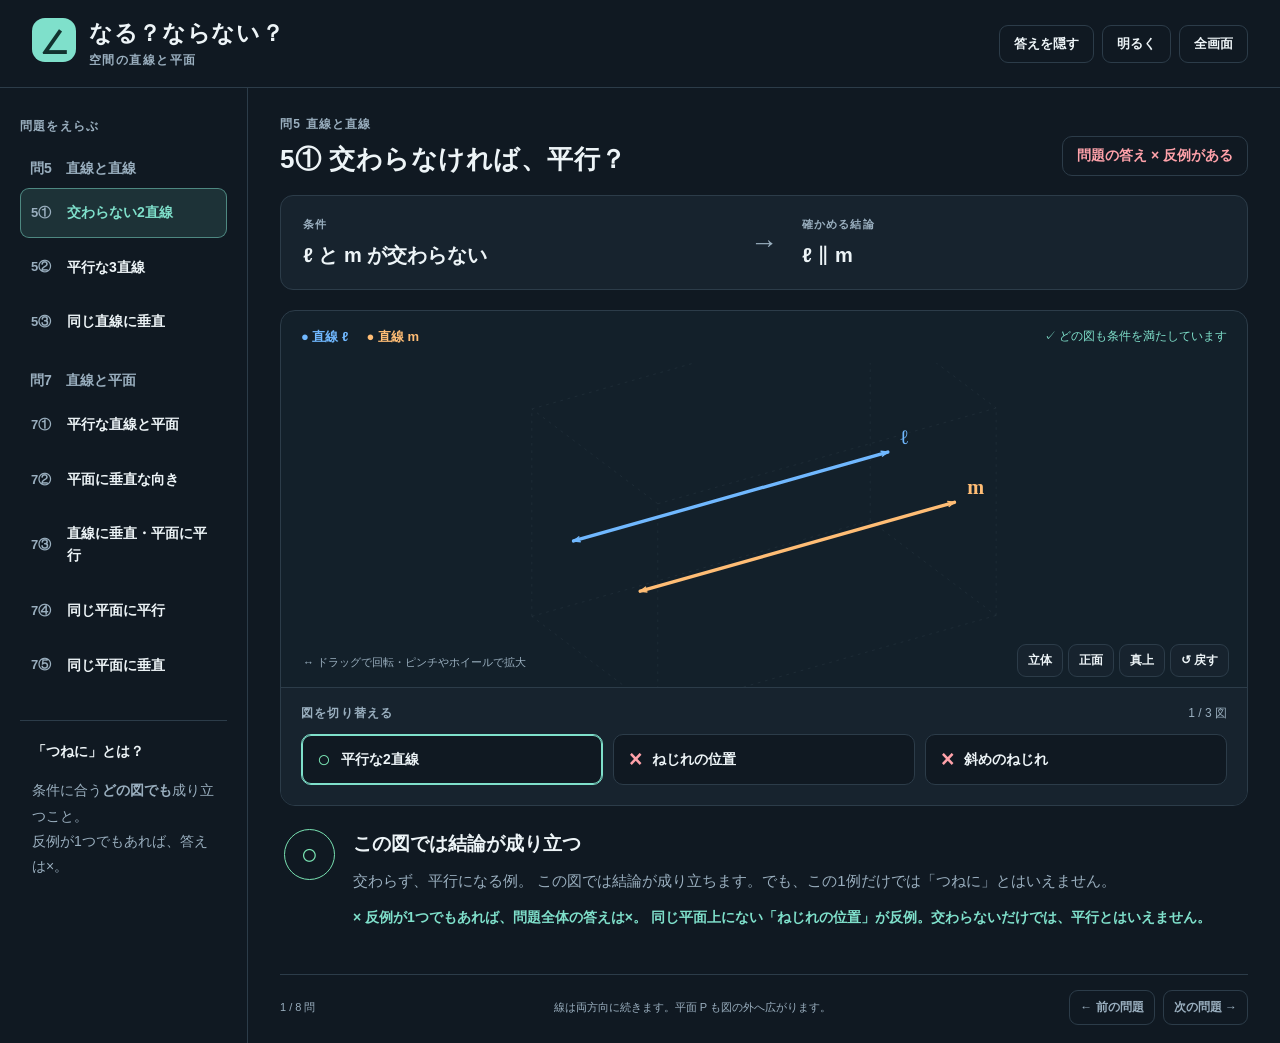
<file: apps/position-lab/index.html>
<!doctype html>
<html lang="ja"><head><meta charset="utf-8"><meta name="viewport" content="width=device-width,initial-scale=1"><title>なる？ならない？｜空間の直線と平面</title><meta name="description" content="条件に合う立体図を切り替えて、直線・平面の位置関係と反例を確かめよう。"><link rel="stylesheet" href="style.css"></head>
<body><header><div class="brand"><span class="logo">∠</span><div>なる？ならない？<small>空間の直線と平面</small></div></div><div class="header-actions"><button id="answerToggle" aria-pressed="true">答えを隠す</button><button id="theme" aria-label="配色を切り替える">明るく</button><button id="fullscreen">全画面</button></div></header>
<main><aside><div class="eyebrow">問題をえらぶ</div><nav id="problems" aria-label="問題一覧"></nav><div class="aside-note"><strong>「つねに」とは？</strong><p>条件に合う<strong>どの図でも</strong>成り立つこと。<br>反例が1つでもあれば、答えは×。</p></div></aside>
<section class="workspace"><div class="problem-head"><div><div class="eyebrow" id="sectionName"></div><h1 id="problemTitle"></h1></div><span id="overall" class="overall"></span></div>
<div class="statement"><div><span class="tag">条件</span><p id="condition"></p></div><span class="implies">→</span><div><span class="tag">確かめる結論</span><p id="conclusion"></p></div></div>
<section class="explorer" aria-label="図を使って確かめる"><div class="scene-top"><div class="legend"><span class="ll">● 直線 ℓ</span><span class="mm">● 直線 m</span><span class="nn" id="nLegend">● 直線 n</span><span class="pp" id="pLegend">▱ 平面 P</span></div><span class="condition-ok">✓ どの図も条件を満たしています</span></div>
<div class="scene" id="scene"><svg id="drawing" viewBox="0 0 940 480" role="img" aria-labelledby="diagramTitle diagramDesc"><title id="diagramTitle">立体図</title><desc id="diagramDesc"></desc></svg><div class="scene-hint">↔ ドラッグで回転・ピンチやホイールで拡大</div><div class="view-controls"><button data-view="space">立体</button><button data-view="front">正面</button><button data-view="top">真上</button><button id="resetView" aria-label="視点と拡大率を戻す">↺ 戻す</button></div></div>
<div class="case-area"><div class="case-heading"><span class="eyebrow">図を切り替える</span><span id="caseCount"></span></div><div id="cases" class="cases"></div></div></section>
<section class="explanation" aria-live="polite"><div id="caseBadge" class="case-badge"></div><div><h2 id="caseTitle"></h2><p id="caseText"></p><div id="reason" class="reason"></div></div></section>
<footer><span id="problemPosition"></span><span>線は両方向に続きます。平面 P も図の外へ広がります。</span><div><button id="previous">← 前の問題</button><button id="next">次の問題 →</button></div></footer>
</section></main><script src="app.js"></script></body></html>
</file>
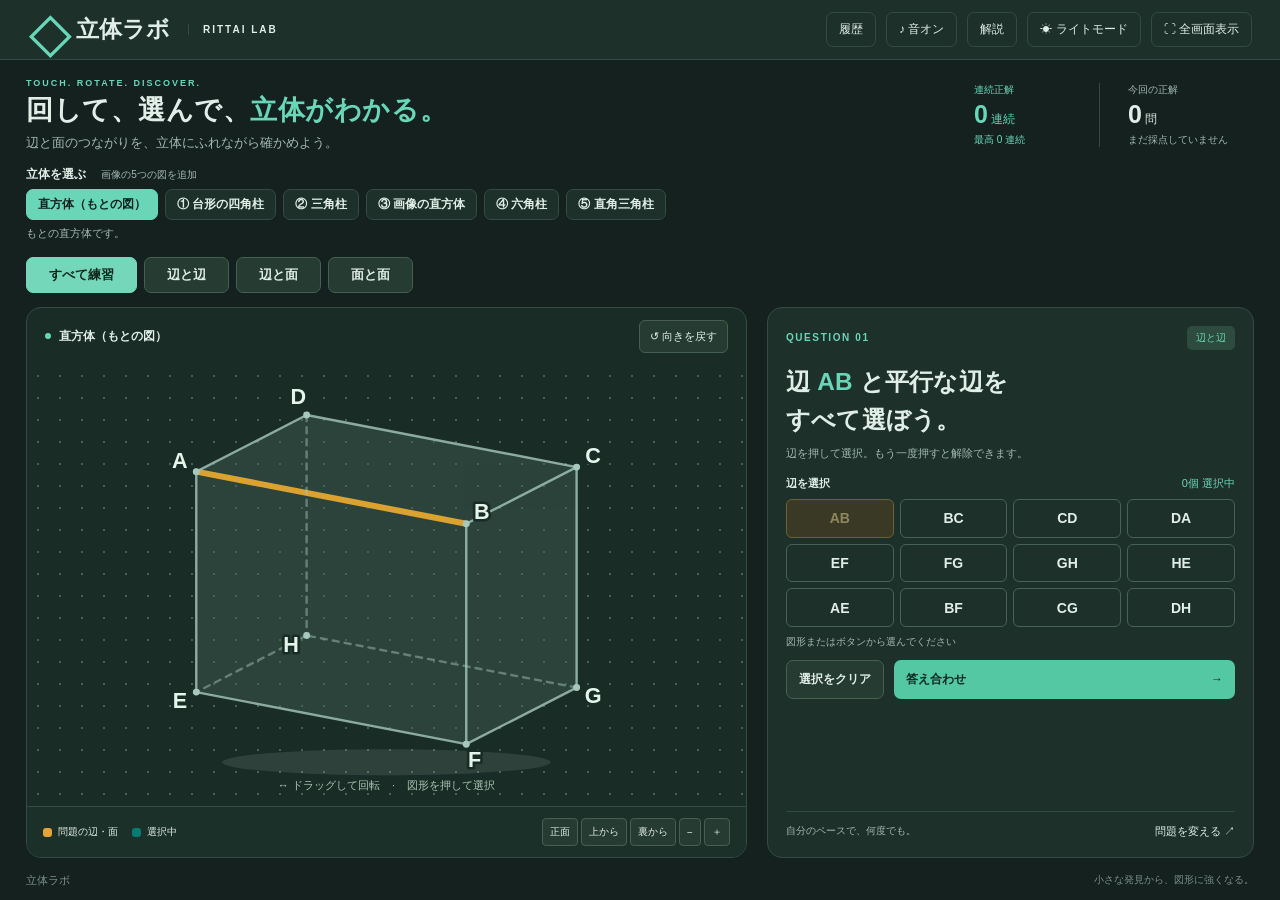
<file: apps/solid-lab/index.html>
<!doctype html>
<html lang="ja"><head><meta charset="UTF-8"><meta name="viewport" content="width=device-width,initial-scale=1"><title>立体ラボ | 辺と面のトレーニング</title><meta name="description" content="いろいろな角柱を回して、選んで、理解する。中学1年の空間図形トレーニング。"><link rel="stylesheet" href="style.css"></head>
<body><header><a class="brand" href="#"><span class="logo">◇</span>立体ラボ<span class="brand-sub">RITTAI LAB</span></a><div class="header-tools"><span class="course">中学1年 数学 <b>空間図形</b></span><button id="historyButton" class="tool">履歴</button><button id="sound" class="tool" aria-pressed="true">♪ 音オン</button><button id="explain" class="tool">解説</button><button id="theme" class="tool" aria-pressed="true">☀ ライトモード</button><button id="fullscreen" class="tool" aria-pressed="false">⛶ 全画面表示</button></div></header>
<main><div class="intro"><div><p class="eyebrow">TOUCH. ROTATE. DISCOVER.</p><h1>回して、選んで、<span>立体がわかる。</span></h1><p class="muted">辺と面のつながりを、立体にふれながら確かめよう。</p></div><div class="session-stats"><div class="streak-stat" aria-live="polite"><span>連続正解</span><strong><b id="streak">0</b><small> 連続</small></strong><small id="bestStreak">最高 0 連続</small></div><div class="session"><span>今回の正解</span><strong id="score">0<span> 問</span></strong><small id="attempts">まだ採点していません</small></div></div></div>
<section class="solid-picker" aria-label="立体を選ぶ"><div class="solid-picker-title">立体を選ぶ <span>画像の5つの図を追加</span></div><div id="solidChoices" class="solid-choices"></div><p id="solidNote"></p></section><nav class="topics" aria-label="練習するテーマ"><button data-group="all" class="active">すべて練習</button><button data-group="edges">辺と辺</button><button data-group="edgeface">辺と面</button><button data-group="faces">面と面</button></nav>
<div class="workspace"><section class="scene-card" aria-label="操作できる3D立体"><div class="scene-head"><span><i></i> <b id="solidName">直方体</b></span><button id="reset" class="small">↺ 向きを戻す</button></div><div class="scene" id="scene"><svg id="solid" viewBox="0 0 700 510" role="group" aria-label="直方体。ドラッグで回転。辺や面を押して選択。"></svg><div class="rotate-hint">↔ ドラッグして回転 <span>·</span> 図形を押して選択</div></div><div class="scene-bottom"><div class="legend"><span><i class="target"></i>問題の辺・面</span><span><i class="selected"></i>選択中</span><span id="answerLegend" hidden><i class="answer"></i>正解</span></div><div class="views"><button data-view="front">正面</button><button data-view="top">上から</button><button data-view="back">裏から</button><button id="zoomout" aria-label="縮小">−</button><button id="zoomin" aria-label="拡大">＋</button></div></div></section>
<section class="question-card"><div class="question-meta"><span id="questionNumber">QUESTION 01</span><span class="pill" id="typeTag">辺と辺</span></div><h2 id="question"></h2><p class="instruction" id="instruction"></p><div class="selection-label"><b id="choiceTitle">辺を選択</b><span id="selectionCount">0個 選択中</span></div><div id="choices" class="choices"></div><div class="selection-summary" id="selectionSummary" aria-live="polite">図形またはボタンから選んでください</div><div class="action-row"><button id="clear" class="secondary">選択をクリア</button><button id="grade" class="primary">答え合わせ <span>→</span></button></div><div id="feedback" aria-live="polite" hidden></div><button id="next" class="next" hidden>次の問題へ →</button><div class="question-footer"><span>自分のペースで、何度でも。</span><button id="skip">問題を変える ↗</button></div></section></div>
<footer>立体ラボ <span>小さな発見から、図形に強くなる。</span></footer></main><dialog id="explanationDialog" aria-labelledby="dialogTitle"><div class="dialog-head"><h2 id="dialogTitle">辺と面の解説</h2><button id="closeExplanation" class="tool" autofocus>閉じる ×</button></div><div id="questionExplanation"></div><section class="guide"><div class="guide-heading"><span class="book">⌑</span><div><p class="eyebrow">LEARNING NOTE</p><h3>見た目にまどわされず、関係を見よう。</h3></div></div><div class="notes"><article><span>01</span><h4>平行</h4><p>同じ平面上にあり、どこまでのばしても交わらない2直線。直線と平面では、交わらないときに平行です。</p></article><article><span>02</span><h4>垂直</h4><p>2直線が直角に交わる関係。直線が平面に垂直なら、交点を通る平面上のどの直線とも垂直になります。</p></article><article><span>03</span><h4>ねじれの位置</h4><p>平行でもなく、交わりもしない2直線。同じ平面上にないことがポイントです。</p></article></div></section></dialog><dialog id="historyDialog" aria-labelledby="historyTitle"><div class="dialog-head"><h2 id="historyTitle">解答履歴</h2><button id="closeHistory" class="tool" autofocus>閉じる ×</button></div><p id="historySummary"></p><div class="history-toolbar"><div class="history-filters"><button data-history-filter="all" aria-pressed="true">すべて</button><button data-history-filter="wrong" aria-pressed="false">不正解だけ</button></div><div class="sound-preview"><button id="tryCorrect" class="tool">正解音を試す</button><button id="tryWrong" class="tool">不正解音を試す</button></div></div><div id="historyList"></div><p id="historyStorage" class="history-storage"></p></dialog><div id="notice" role="status" hidden></div><script src="app.js"></script></body></html>
</file>
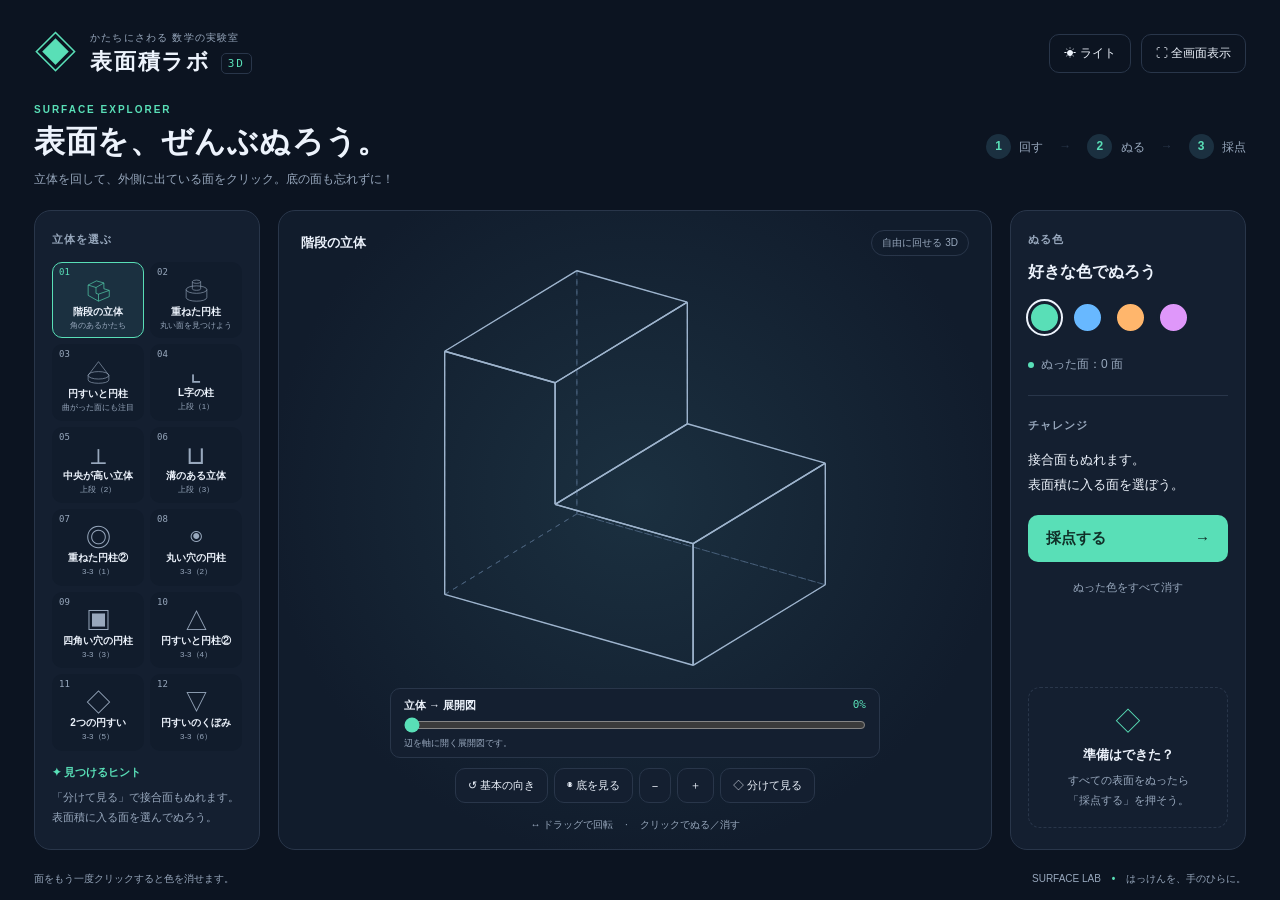
<file: apps/surface-painter/index.html>
<!doctype html>
<html lang="ja"><head><meta charset="utf-8"><meta name="viewport" content="width=device-width,initial-scale=1"><meta name="theme-color" content="#101a29"><title>ぬって発見！表面積ラボ</title><link rel="stylesheet" href="style.css"><link rel="stylesheet" href="catalogue.css"></head>
<body><main class="app"><header><div class="brand"><span class="logo">◈</span><div><small>かたちにさわる 数学の実験室</small><h1>表面積ラボ<span>3D</span></h1></div></div><div class="header-actions"><button id="theme" aria-label="ライトモードに切り替え">☀ <span>ライト</span></button><button id="fullscreen">⛶ <span>全画面表示</span></button></div></header>
<section class="intro"><div><div class="eyebrow">SURFACE EXPLORER</div><h2>表面を、ぜんぶぬろう。</h2><p>立体を回して、外側に出ている面をクリック。底の面も忘れずに！</p></div><div class="steps"><span><b>1</b> 回す</span><i>→</i><span><b>2</b> ぬる</span><i>→</i><span><b>3</b> 採点</span></div></section>
<section class="workspace"><aside><div class="label">立体を選ぶ</div><nav id="shapes"><button class="shape active" data-shape="0"><span class="number">01</span><svg viewBox="0 0 70 60"><path d="M10 18 30 8 48 13 48 27 61 31 61 46 35 57 10 43Z M10 18 29 24 29 38 35 40 61 31 M29 24 48 13 M35 40 35 57"/></svg><span><strong>階段の立体</strong><small>角のあるかたち</small></span></button><button class="shape" data-shape="1"><span class="number">02</span><svg viewBox="0 0 70 60"><ellipse cx="35" cy="29" rx="25" ry="9"/><path d="M10 29V48C10 60 60 60 60 48V29 M25 27V10 M45 27V10 M25 27C25 32 45 32 45 27"/><ellipse cx="35" cy="10" rx="10" ry="4"/></svg><span><strong>重ねた円柱</strong><small>丸い面を見つけよう</small></span></button><button class="shape" data-shape="2"><span class="number">03</span><svg viewBox="0 0 70 60"><path d="M10 38 35 5 60 38V49C60 60 10 60 10 49Z"/><ellipse cx="35" cy="38" rx="25" ry="9"/></svg><span><strong>円すいと円柱</strong><small>曲がった面にも注目</small></span></button></nav><div class="tip"><span>✦ 見つけるヒント</span><p>「分けて見る」で接合面もぬれます。表面積に入る面を選んでぬろう。</p></div></aside>
<div class="stage" id="stage"><div class="stage-top"><span id="shapeTitle">階段の立体</span><span class="view-tag">自由に回せる 3D</span></div><canvas id="canvas" aria-label="ドラッグで回転、面をクリックで色をぬる立体" tabindex="0"></canvas><div class="view-controls"><button id="home">↺ 基本の向き</button><button id="bottom">◉ 底を見る</button><button id="zoomOut" aria-label="縮小">−</button><button id="zoomIn" aria-label="拡大">＋</button></div><div class="gesture">↔ ドラッグで回転 <span>·</span> クリックでぬる／消す</div></div>
<aside class="paint-panel"><div class="label">ぬる色</div><h3>好きな色でぬろう</h3><div class="palette" id="palette"></div><div class="paint-status"><span class="status-dot"></span><span id="paintStatus">ぬった面：0 面</span></div><div class="divider"></div><div class="label">チャレンジ</div><p class="challenge">接合面もぬれます。<br>表面積に入る面を選ぼう。</p><button class="grade" id="grade">採点する <span>→</span></button><button class="reset" id="reset">ぬった色をすべて消す</button><div id="result" class="result" role="status" aria-live="polite"><span class="result-icon">◇</span><strong>準備はできた？</strong><p>すべての表面をぬったら<br>「採点する」を押そう。</p></div></aside></section><footer><span>面をもう一度クリックすると色を消せます。</span><span>SURFACE LAB <b>•</b> はっけんを、手のひらに。</span></footer></main><script src="shapes.js"></script><script src="unfold.js"></script><script src="app.js"></script></body></html>
</file>
<file: apps/position-lab/style.css>
:root{color-scheme:dark;--bg:#101922;--panel:#17232e;--scene:#13202a;--text:#edf4f7;--muted:#9aafbf;--line:#2c3c49;--accent:#7fe0cb;--blue:#70b8ff;--orange:#ffbd75;--purple:#d1a2ff;--good:#79e2b2;--bad:#ffa2aa;--plane:#60cbb8}*{box-sizing:border-box}body{margin:0;background:var(--bg);color:var(--text);font-family:'Yu Gothic UI','Meiryo',sans-serif;font-size:16px}button{font:inherit;color:inherit;background:transparent;border:1px solid var(--line);border-radius:9px;cursor:pointer;padding:9px 14px;font-weight:700;transition:background .15s,transform .15s}button:hover{background:color-mix(in srgb,var(--accent) 12%,transparent)}button:active{transform:translateY(1px)}button:focus-visible{outline:3px solid var(--accent);outline-offset:3px}header{height:88px;border-bottom:1px solid var(--line);display:flex;align-items:center;justify-content:space-between;padding:0 32px;gap:15px}.brand{display:flex;gap:13px;font-size:23px;font-weight:800;letter-spacing:.03em}.brand small{display:block;font-size:12px;color:var(--muted);margin-top:3px;letter-spacing:.12em}.logo{width:44px;height:44px;background:var(--accent);color:#12332f;border-radius:13px;display:grid;place-items:center;font-size:36px}.header-actions{display:flex;gap:8px}.header-actions button{font-size:13px}main{max-width:1600px;margin:auto;display:grid;grid-template-columns:248px minmax(0,1fr);min-height:calc(100vh - 88px)}aside{padding:30px 20px;border-right:1px solid var(--line)}.eyebrow{font-size:12px;letter-spacing:.1em;font-weight:800;color:var(--muted)}nav h2{font-size:14px;margin:25px 10px 10px;color:var(--muted)}nav button{display:flex;width:100%;align-items:center;text-align:left;gap:12px;border-color:transparent;margin-bottom:5px;padding:13px 10px;font-size:14px;line-height:1.55}nav button span{font-size:13px;min-width:24px;color:var(--muted)}nav button[aria-current=true]{background:color-mix(in srgb,var(--accent) 13%,transparent);border-color:color-mix(in srgb,var(--accent) 50%,transparent);color:var(--accent)}.aside-note{margin-top:30px;padding:18px 12px;border-top:1px solid var(--line);font-size:14px;line-height:1.8}.aside-note p{color:var(--muted);margin-bottom:0}.workspace{padding:28px 32px 18px;min-width:0}.problem-head{display:flex;justify-content:space-between;align-items:center;gap:12px}h1{font-size:26px;margin:8px 0 18px;line-height:1.4;letter-spacing:.02em}.overall{font-size:14px;font-weight:800;white-space:nowrap;padding:10px 14px;border:1px solid var(--line);border-radius:10px}.overall.bad{color:var(--bad)}.overall.good{color:var(--good)}.statement{display:flex;gap:24px;align-items:center;padding:18px 22px;background:var(--panel);border:1px solid var(--line);border-radius:13px;margin-bottom:20px}.statement>div{flex:1}.tag{font-size:11px;font-weight:800;color:var(--muted);letter-spacing:.1em}.statement p{font-size:20px;font-weight:800;margin:7px 0 0;line-height:1.6}.implies{font-size:28px;color:var(--muted)}.explorer{border:1px solid var(--line);border-radius:15px;overflow:hidden;background:var(--scene)}.scene-top{display:flex;justify-content:space-between;padding:17px 20px;gap:12px;flex-wrap:wrap}.legend{display:flex;gap:18px;font-size:13px;font-weight:800}.ll{color:var(--blue)}.mm{color:var(--orange)}.nn{color:var(--purple)}.pp{color:var(--plane)}.condition-ok{font-size:12px;color:var(--accent)}.scene{position:relative;touch-action:none;user-select:none;cursor:grab}.scene.dragging{cursor:grabbing}svg{display:block;width:100%;height:clamp(290px,36vh,480px);overflow:hidden}svg text{font-family:Georgia,'Yu Gothic UI',serif;font-weight:800;paint-order:stroke;stroke:var(--scene);stroke-width:6px;stroke-linejoin:round}.scene-hint{position:absolute;bottom:17px;left:22px;font-size:11px;color:var(--muted);pointer-events:none}.view-controls{position:absolute;right:18px;bottom:10px;display:flex;gap:5px}.view-controls button{background:var(--panel);font-size:12px;padding:7px 10px}.case-area{border-top:1px solid var(--line);padding:17px 20px 20px;background:var(--panel)}.case-heading{display:flex;justify-content:space-between;margin-bottom:12px}.case-heading>span:last-child{font-size:12px;color:var(--muted)}.cases{display:flex;gap:10px;flex-wrap:wrap}.cases button{flex:1;min-width:155px;text-align:left;background:var(--bg);font-size:14px;padding:13px 15px;border-radius:10px;display:flex;gap:10px;align-items:center}.cases button[aria-pressed=true]{border-color:var(--accent);box-shadow:inset 0 0 0 1px var(--accent)}.case-symbol{font-size:23px;line-height:1}.good{color:var(--good)}.bad{color:var(--bad)}.explanation{display:flex;align-items:flex-start;gap:18px;padding:23px 4px 12px;min-height:156px}.case-badge{display:grid;place-items:center;min-width:51px;height:51px;border:1px solid currentColor;border-radius:50%;font-size:29px;font-weight:800}.explanation h2{font-size:19px;margin:0 0 7px;line-height:1.6}.explanation p{color:var(--muted);font-size:15px;line-height:1.85;margin:0}.reason{font-size:14px;font-weight:700;margin-top:10px;color:var(--accent);line-height:1.8}footer{border-top:1px solid var(--line);margin-top:12px;padding-top:15px;display:flex;align-items:center;justify-content:space-between;gap:14px;color:var(--muted);font-size:11px}footer>div{display:flex;gap:8px}footer button{font-size:12px;padding:8px 10px}body.hide-answers .answer-part{visibility:hidden}body.light{color-scheme:light;--bg:#f4f7f9;--panel:#fff;--scene:#edf4f7;--text:#172e3d;--muted:#526b7b;--line:#cedde4;--accent:#087d6b;--blue:#1266b8;--orange:#b35c00;--purple:#8240be;--good:#087b4d;--bad:#bf3546;--plane:#159f8a}@media(min-width:1600px){svg{height:480px}}@media(max-width:1000px){main{grid-template-columns:200px minmax(0,1fr)}.workspace{padding:23px 20px}aside{padding:25px 12px}.statement{gap:15px;padding:16px}.statement p{font-size:17px}h1{font-size:23px}.overall{font-size:12px}.scene-hint{display:none}footer{flex-wrap:wrap}}@media(max-width:720px){header{padding:12px 16px;height:auto;flex-wrap:wrap}.brand{font-size:21px}.header-actions button{font-size:12px;padding:7px 10px}main{display:block}aside{border-right:none;border-bottom:1px solid var(--line);padding:15px}aside>.eyebrow,.aside-note{display:none}nav{display:flex;gap:8px;overflow-x:auto}nav h2{display:none}nav button{min-width:170px;width:auto;margin:0;font-size:13px;padding:9px}.workspace{padding:20px 15px}.problem-head{align-items:flex-start}h1{font-size:21px}.overall{font-size:11px;padding:8px;white-space:normal;max-width:115px}.statement{gap:8px}.statement p{font-size:16px}.statement .implies{font-size:20px}.scene-top{padding:13px;gap:10px}.legend{gap:13px}.cases{gap:7px}.cases button{font-size:12px;min-width:130px;padding:10px}.case-area{padding:14px}.explanation h2{font-size:17px}.explanation p{font-size:14px}.case-badge{min-width:42px;height:42px;font-size:25px}svg{height:330px}footer>span:nth-child(2){order:3;flex-basis:100%}}
</file>
<file: apps/solid-lab/style.css>
:root{--ink:#182d36;--muted:#738084;--teal:#087c73;--lime:#d7ee87;--line:#e2e8e6;--bg:#f5f7f3}*{box-sizing:border-box}body{margin:0;background:var(--bg);color:var(--ink);font-family:'Segoe UI','Yu Gothic UI',Meiryo,sans-serif}button,a{-webkit-tap-highlight-color:transparent}button{font:inherit;cursor:pointer;border:0;color:inherit;background:none}button:focus-visible,a:focus-visible{outline:3px solid #e7a841;outline-offset:4px}button:disabled{cursor:default;opacity:.5}[hidden]{display:none!important}header{height:88px;padding:0 max(30px,calc((100vw - 1320px)/2));background:#fff;border-bottom:1px solid var(--line);display:flex;align-items:center;justify-content:space-between}.brand{display:flex;align-items:center;gap:11px;font-size:23px;font-weight:800;text-decoration:none;color:var(--ink)}.logo{display:grid;place-items:center;width:37px;height:40px;color:var(--teal);font-size:43px}.brand-sub{font-size:10px;letter-spacing:2px;padding-left:14px;border-left:1px solid var(--line);margin-left:7px}.course{font-size:12px;color:var(--muted)}.course b{margin-left:14px;color:var(--ink)}main{max-width:1320px;margin:auto;padding:46px 30px 0}.intro{display:flex;align-items:center;justify-content:space-between;margin-bottom:34px}.eyebrow{font-size:10px;letter-spacing:2px;font-weight:800;color:var(--teal);margin:0 0 14px}h1{font-size:clamp(25px,2.6vw,36px);letter-spacing:.02em;margin:0 0 13px;line-height:1.5}h1 span{color:var(--teal)}.muted{font-size:13px;color:var(--muted);margin:0}.session{display:flex;flex-direction:column;min-width:155px;border-left:1px solid #d7dfda;padding-left:28px;gap:6px}.session>span,.session small{font-size:11px;color:var(--muted)}.session strong{font-size:30px;line-height:1.1}.session strong span{font-size:12px;font-weight:500}.topics{display:flex;gap:7px;margin-bottom:22px}.topics button{border:1px solid #dce3df;border-radius:7px;padding:10px 24px;font-size:13px;background:#fff;font-weight:600}.topics button.active{background:var(--ink);color:white;border-color:var(--ink)}.workspace{display:grid;grid-template-columns:minmax(0,1.48fr) minmax(350px,1fr);gap:24px;align-items:stretch}.scene-card{border:1px solid var(--line);background:#edf3ef;border-radius:15px;overflow:hidden;display:flex;flex-direction:column}.scene-head{display:flex;justify-content:space-between;align-items:center;padding:20px 23px}.scene-head>span{font-size:10px;letter-spacing:2px;font-weight:800;display:flex;align-items:center;gap:8px}.scene-head i{width:6px;height:6px;background:var(--teal);border-radius:50%}.small{font-size:11px;background:#ffffff9c;border:1px solid #dce6df;border-radius:6px;padding:8px 10px}.scene{position:relative;flex:1;min-height:410px;background-image:radial-gradient(#cbd8d0 .8px,transparent .8px);background-size:22px 22px;touch-action:none;user-select:none}.scene svg{display:block;width:100%;height:100%;min-height:410px;max-height:510px;cursor:grab;overflow:visible}.scene svg:active{cursor:grabbing}.rotate-hint{position:absolute;bottom:13px;width:100%;text-align:center;font-size:11px;color:#71857b;pointer-events:none}.rotate-hint span{padding:0 9px}.scene-bottom{padding:17px 20px;border-top:1px solid #d9e4dd;display:flex;flex-wrap:wrap;align-items:center;justify-content:space-between;gap:14px;background:#f6f9f5}.legend{display:flex;gap:14px;font-size:10px}.legend span{display:flex;align-items:center;gap:6px}.legend i{width:9px;height:9px;border-radius:3px}.target{background:#e4a435}.selected{background:#087c73}.answer{background:#51a75d}.views{display:flex;gap:3px}.views button{font-size:10px;padding:6px 7px;background:white;border:1px solid #dce4dd;border-radius:4px}.question-card{padding:27px;background:white;border:1px solid var(--line);border-radius:15px;display:flex;flex-direction:column;min-height:530px}.question-meta{display:flex;justify-content:space-between;align-items:center;margin-bottom:23px}.question-meta>span:first-child{font-size:10px;color:var(--teal);font-weight:800;letter-spacing:1.6px}.pill{font-size:10px;background:#edf5ef;border-radius:5px;padding:5px 9px;color:var(--teal)}h2{font-size:23px;line-height:1.7;letter-spacing:.01em;margin:0 0 7px;min-height:78px}h2 em{font-style:normal;color:var(--teal)}.instruction{color:var(--muted);font-size:12px;margin:0 0 25px}.selection-label{display:flex;justify-content:space-between;font-size:11px;margin-bottom:12px}.selection-label b{font-weight:700}.selection-label span{color:var(--teal)}.choices{display:grid;grid-template-columns:repeat(4,1fr);gap:8px}.choices.faces{grid-template-columns:repeat(3,1fr)}.choices button{padding:10px 3px;border:1px solid #dce5df;border-radius:6px;font-size:14px;font-weight:700;transition:background .15s}.choices button:hover:not(:disabled){background:#eef7f1}.choices button.chosen{background:#e3f3ec;border:2px solid var(--teal);padding:9px 2px;color:var(--teal)}.choices button.reference{background:#fff4dc;color:#916212;border-color:#e3bd69}.choices button.correct{background:#e5f4e4;border-color:#6cae72;color:#267237;opacity:1}.choices button.wrong{background:#ffe9e5;border-color:#da8c7b;color:#ac4237;opacity:1}.selection-summary{font-size:11px;color:var(--muted);min-height:39px;padding-top:13px;line-height:1.6}.action-row{display:flex;gap:10px;margin-top:6px}.action-row button{border-radius:7px;padding:13px 12px;font-size:12px;font-weight:700}.secondary{border:1px solid #dce5df;background:white}.primary{flex:1;background:var(--teal);color:#fff;display:flex;justify-content:space-between;align-items:center}.primary:hover{background:#05655e}.question-footer{display:flex;justify-content:space-between;border-top:1px solid var(--line);padding-top:18px;margin-top:auto;gap:8px;font-size:10px;color:var(--muted)}.question-footer button{font-size:11px;color:var(--ink);padding:0}#feedback{border-radius:8px;padding:15px;background:#eef7ef;margin:15px 0;font-size:12px;line-height:1.9}#feedback.fail{background:#fff4e9}#feedback strong{font-size:17px;display:block;margin-bottom:5px}#feedback p{margin:4px 0}.next{width:100%;background:var(--ink);color:#fff;padding:13px;border-radius:7px;font-size:13px;margin-bottom:20px}.guide{margin-top:35px;padding:28px 30px;background:#fff;border:1px solid var(--line);border-radius:13px}.guide-heading{display:flex;align-items:center;gap:14px}.book{font-size:31px;color:var(--teal)}.guide .eyebrow{margin-bottom:5px;font-size:9px}h3{font-size:16px;margin:0}.notes{display:grid;grid-template-columns:repeat(3,1fr);gap:30px;margin-top:25px}.notes article{position:relative;padding-left:36px}.notes article>span{position:absolute;left:0;top:2px;font-size:11px;color:#84a495}.notes h4{font-size:13px;margin:0 0 8px}.notes p{font-size:11px;color:var(--muted);line-height:1.9;margin:0}footer{display:flex;justify-content:space-between;font-size:11px;padding:24px 0;color:#799086}footer span{font-size:10px}.edge-hit{cursor:pointer}.face-hit{cursor:pointer}svg text{font-family:'Segoe UI',sans-serif;font-weight:800;paint-order:stroke;stroke:#edf3ef;stroke-width:6px;stroke-linejoin:round;pointer-events:none}@media(min-width:1500px){main{padding-top:55px}}@media(max-width:900px){main{padding:26px 18px 0}.workspace{grid-template-columns:1fr}.scene{min-height:370px}.scene svg{height:400px;min-height:0}.question-card{min-height:0}.question-footer{margin-top:20px}h2{min-height:0}header{padding:0 20px;height:70px}.brand-sub{display:none}.session{min-width:120px;padding-left:18px}.notes{gap:16px}.guide{padding:22px}.question-card{padding:24px}}@media(max-width:550px){.intro{align-items:flex-start;gap:12px}.intro h1 span{display:block}.intro .muted{font-size:11px;line-height:1.8}.session{min-width:80px;padding-left:12px;margin-top:24px}.session small{max-width:90px;font-size:9px}.session strong{font-size:26px}.topics{gap:5px}.topics button{padding:9px 11px;font-size:11px}.scene svg{height:330px}.scene{min-height:350px}.scene-bottom{padding:13px}.notes{grid-template-columns:1fr;gap:22px}.brand{font-size:20px}.course{font-size:10px}.course b{margin-left:6px}h3{font-size:13px}.question-card{padding:22px}footer span{font-size:9px}}
.solid-picker{margin-bottom:18px}.solid-picker-title{font-size:12px;font-weight:800;margin-bottom:9px}.solid-picker-title span{margin-left:12px;font-size:10px;font-weight:500;color:var(--muted)}.solid-choices{display:flex;gap:7px;flex-wrap:wrap}.solid-choices button{border:1px solid var(--line);background:var(--panel,#fff);padding:9px 12px;border-radius:7px;font-size:12px;font-weight:700}.solid-choices button[aria-pressed=true]{background:var(--teal);color:var(--bg);border-color:var(--teal)}#solidNote{font-size:11px;color:var(--muted);margin:9px 0 0;line-height:1.6}#solidName{font-size:12px;letter-spacing:0}.question-card{overflow:auto}.choices.faces button{overflow-wrap:anywhere;font-size:13px}
/* Local desktop layout and display controls. */
.header-tools{display:flex;align-items:center;gap:10px}.tool{border:1px solid var(--line);border-radius:7px;padding:8px 12px;font-size:12px;background:var(--panel,#fff);white-space:nowrap}.header-tools .course{margin-right:12px}
dialog{width:min(740px,calc(100vw - 32px));max-height:calc(100dvh - 40px);padding:26px;border:1px solid var(--line);border-radius:16px;color:var(--ink);background:var(--panel,#fff);box-shadow:0 25px 100px #0005;overflow:auto}dialog::backdrop{background:#07141bc4;backdrop-filter:blur(5px)}.dialog-head{display:flex;justify-content:space-between;align-items:center;gap:15px;margin-bottom:20px}.dialog-head h2{min-height:0;margin:0;font-size:21px}dialog .guide{margin-top:22px;padding:22px}dialog .notes{grid-template-columns:1fr;gap:22px}#questionExplanation{font-size:14px;line-height:1.9}#questionExplanation p{margin:8px 0}#questionExplanation h3{margin-bottom:12px}#feedback{cursor:pointer;font-weight:700}#notice{position:fixed;bottom:24px;left:50%;transform:translateX(-50%);max-width:90vw;padding:16px 22px;background:var(--ink);color:var(--bg);border-radius:10px;box-shadow:0 5px 30px #0004;font-size:13px;z-index:9}
:root[data-theme=dark]{color-scheme:dark;--ink:#e1eee8;--muted:#a2b8b0;--teal:#68d6b7;--line:#344b44;--bg:#14211e;--panel:#1e302a}
[data-theme=dark] header,[data-theme=dark] .question-card,[data-theme=dark] .guide{background:var(--panel)}[data-theme=dark] .scene-card{background:#192c25}[data-theme=dark] .scene{background-image:radial-gradient(#456253 .8px,transparent .8px)}[data-theme=dark] .scene-bottom{background:#1b3028;border-color:var(--line)}[data-theme=dark] .small,[data-theme=dark] .topics button,[data-theme=dark] .views button,[data-theme=dark] .secondary{background:#263b32;border-color:#456052}[data-theme=dark] .topics button.active{background:#75d7b9;color:#12271d;border-color:#75d7b9}[data-theme=dark] .choices button{border-color:#496256}[data-theme=dark] .choices button:hover:not(:disabled){background:#2e493b}[data-theme=dark] .choices button.chosen{background:#285641;color:#a4f4d0;border-color:#6cd6ac}[data-theme=dark] .choices button.reference{background:#544323;color:#ffdc91;border-color:#b79243}[data-theme=dark] .choices button.correct{background:#294e30;color:#baf0b9;border-color:#80c37c}[data-theme=dark] .choices button.wrong{background:#59382e;color:#ffc9b9;border-color:#cc8975}[data-theme=dark] .primary{background:#53c8a3;color:#102b21}[data-theme=dark] .next{background:#a5e5ca;color:#102b21}[data-theme=dark] .pill{background:#2d4b3e}[data-theme=dark] #feedback{background:#284431;color:#bbefba}[data-theme=dark] #feedback.fail{background:#4c3d28;color:#ffe0ab}[data-theme=dark] .rotate-hint{color:#acc5b5}[data-theme=dark] svg text{stroke:#192c25}[data-theme=dark] .session{border-color:var(--line)}
@media(min-width:901px){
html,body{height:100%;overflow:hidden}body{height:100dvh;display:flex;flex-direction:column}header{height:60px;flex:none;padding:0 28px}main{flex:1;min-height:0;width:100%;max-width:1500px;padding:18px 26px 0;display:grid;grid-template-rows:auto auto minmax(0,1fr) auto;gap:14px}.intro{margin:0}.intro .eyebrow{margin-bottom:5px;font-size:9px}h1{font-size:27px;line-height:1.3;margin-bottom:6px}.session{gap:4px}.session strong{font-size:25px}.session>span,.session small{font-size:10px}.topics{margin:0}.topics button{padding:8px 22px}.workspace{min-height:0;gap:20px;grid-template-columns:minmax(0,1.48fr) minmax(370px,1fr)}.scene-card,.question-card{min-height:0}.scene-head{padding:12px 18px;flex:none}.scene{min-height:0;flex:1}.scene svg{position:absolute;inset:0;width:100%;height:100%;min-height:0;max-height:none}.scene-bottom{padding:11px 16px;flex:none}.question-card{padding:clamp(14px,2vh,24px)}.question-meta{margin-bottom:clamp(8px,1.5vh,17px)}h2{font-size:clamp(19px,2.7vh,25px);line-height:1.55;min-height:0;margin-bottom:5px}.instruction{margin:0 0 clamp(8px,1.4vh,18px);font-size:11px}.selection-label{margin-bottom:8px}.choices{gap:6px}.choices button{padding:clamp(7px,1.15vh,12px) 3px}.choices button.chosen{padding:calc(clamp(7px,1.15vh,12px) - 1px) 2px}.selection-summary{font-size:10px;min-height:30px;padding-top:7px}.action-row{margin-top:3px}.action-row button{padding:10px 12px}.question-footer{padding-top:12px;margin-top:auto}.next{padding:10px;margin:4px 0 12px}#feedback{padding:10px 12px;margin:4px 0 7px;font-size:12px;line-height:1.6}footer{padding:0 0 12px;line-height:16px}
}
@media(min-width:901px) and (max-height:700px){header{height:50px}main{padding-top:10px;gap:9px}.intro .eyebrow,.intro .muted{display:none}h1{font-size:23px;margin:0}.session{flex-direction:row;align-items:center;gap:10px;border:0;padding:0}.session small{max-width:130px}.topics button{padding:6px 20px}.question-card{padding:12px 17px}.question-meta{margin-bottom:6px}h2{font-size:19px;line-height:1.4}.instruction{font-size:10px;margin-bottom:8px}.selection-label{margin-bottom:6px}.choices{gap:5px}.choices button{padding:6px 3px;font-size:13px}.choices button.chosen{padding:5px 2px}.selection-summary{min-height:25px;font-size:10px;padding-top:5px}.action-row button,.next{padding:8px 10px}.question-footer{padding-top:8px;font-size:9px}.question-footer button{font-size:10px}.scene-head{padding:8px 14px}.scene-bottom{padding:8px 12px}.small{padding:6px 9px}footer{padding-bottom:6px;font-size:10px}#feedback{padding:7px 10px;margin:2px 0 5px}.next{margin-bottom:8px}}
@media(max-width:900px){.header-tools{gap:5px}.header-tools .course{display:none}.tool{font-size:10px;padding:7px 8px}header{gap:10px}.brand-sub{display:none}dialog .guide{padding:16px}dialog{padding:20px}}
@media(min-width:901px){main{grid-template-rows:auto auto auto minmax(0,1fr) auto}.solid-picker{margin:0}.solid-picker-title{margin-bottom:6px}.solid-choices button{padding:6px 11px}#solidNote{margin-top:5px}.scene-head>span{letter-spacing:0}}
@media(min-width:901px) and (max-height:800px){.intro .eyebrow,.intro .muted{display:none}.intro h1{font-size:23px;margin:0}.solid-picker-title{display:none}#solidNote{font-size:10px}.solid-choices button{font-size:11px;padding:5px 9px}.choices.faces button{font-size:12px}}
.session-stats{display:flex;align-items:center;gap:25px}.streak-stat{display:flex;flex-direction:column;gap:6px;color:var(--teal);min-width:100px}.streak-stat>span,.streak-stat>small{font-size:11px}.streak-stat strong{font-size:30px;line-height:1.1}.streak-stat strong b{font-weight:800}.streak-stat strong small{font-size:12px;font-weight:500}.history-toolbar{display:flex;flex-wrap:wrap;justify-content:space-between;gap:12px;margin:18px 0}.history-filters,.sound-preview{display:flex;gap:7px}.history-filters button{border:1px solid var(--line);border-radius:7px;padding:8px 14px;font-size:12px}.history-filters button[aria-pressed=true]{background:var(--teal);color:var(--bg);font-weight:800}#historySummary{color:var(--muted);font-size:13px;line-height:1.8}.history-entry{border:1px solid var(--line);border-radius:10px;margin:10px 0;overflow:hidden}.history-entry summary{display:grid;grid-template-columns:75px 1fr;gap:8px 12px;cursor:pointer;padding:15px;font-size:13px;line-height:1.7}.history-entry summary strong{color:var(--teal)}.history-entry.history-wrong summary strong{color:#ba6047}[data-theme=dark] .history-entry.history-wrong summary strong{color:#ffb49c}.history-entry summary small{grid-column:2;color:var(--muted);font-size:11px}.history-entry[open] summary{background:var(--bg)}.history-detail{padding:0 17px 12px;border-top:1px solid var(--line);font-size:13px;line-height:1.9;overflow-wrap:anywhere}.history-detail p{margin:9px 0}.history-storage,.history-empty{font-size:12px;color:var(--muted);line-height:1.9}.history-storage{border-top:1px solid var(--line);padding-top:14px;margin-top:20px}#historyList{overflow-wrap:anywhere}.header-tools .course{display:none}
@media(min-width:901px){.streak-stat{gap:4px}.streak-stat strong{font-size:25px}.streak-stat>span,.streak-stat>small{font-size:10px}}
@media(min-width:901px) and (max-height:700px){.session-stats{gap:20px}.streak-stat{flex-direction:row;align-items:center;gap:9px;min-width:0}.streak-stat strong{font-size:23px}.session-stats .session small{max-width:120px}.session-stats .session{gap:7px}}
@media(max-width:900px){header{height:auto;min-height:70px;flex-wrap:wrap;padding-top:12px;padding-bottom:12px;gap:10px}.header-tools{flex-wrap:wrap;justify-content:flex-end}.brand-sub{display:none}.session-stats{gap:15px}.session-stats .session{min-width:100px;padding-left:15px}.streak-stat{min-width:75px}.streak-stat strong{font-size:26px}}
@media(max-width:650px){.intro{flex-wrap:wrap;gap:20px}.session-stats{width:100%;justify-content:flex-start;gap:25px}.session-stats .session{margin-top:0}.streak-stat{min-width:90px}.history-entry summary{grid-template-columns:65px 1fr;padding:12px;font-size:12px}.sound-preview .tool{font-size:11px}}
.history-retry{display:block;margin:0 16px 16px;padding:11px 18px;background:var(--teal);color:var(--bg);border-radius:7px;font-size:13px;font-weight:800}.history-retry:hover{filter:brightness(1.1)}
.question-card{overflow-y:auto;overflow-x:hidden}.question-card>*{flex-shrink:0}.question-card h2{height:auto;overflow-wrap:anywhere}.question-card .instruction{line-height:1.8}.question-card .choices{flex-shrink:0}.question-card .question-footer{flex-shrink:0}
</file>
<file: apps/surface-painter/style.css>
*{box-sizing:border-box} :root{color-scheme:dark;--bg:#0c1421;--panel:#141f30;--stage:#111c2c;--border:#29364a;--text:#edf3fc;--muted:#98a8bd;--accent:#59dfb7;--soft:#1b3040;--neutral:#b7c6dc}body.light{color-scheme:light;--bg:#eef3f7;--panel:#fff;--stage:#e5edf4;--border:#cfdae4;--text:#1a2c42;--muted:#5a6c82;--accent:#167b63;--soft:#e1f3ec;--neutral:#bbcce0}body{margin:0;background:var(--bg);color:var(--text);font-family:"Yu Gothic UI","Meiryo",sans-serif;overflow:hidden}button{font:inherit;cursor:pointer;color:inherit;background:none;border:1px solid var(--border);border-radius:10px;transition:background .16s,transform .16s}button:hover{background:var(--soft)}button:focus-visible,canvas:focus-visible{outline:3px solid var(--accent);outline-offset:3px}.app{height:100dvh;max-width:1680px;margin:auto;padding:24px 34px 14px;display:flex;flex-direction:column;gap:22px}header{display:flex;align-items:center;justify-content:space-between}.brand{display:flex;gap:13px;align-items:center}.logo{font-size:43px;color:var(--accent)}.brand small{font-size:10px;letter-spacing:.12em;color:var(--muted)}h1{font-size:22px;margin:2px 0;letter-spacing:.08em}h1 span{font:11px monospace;color:var(--accent);border:1px solid var(--border);padding:3px 6px;border-radius:5px;margin-left:10px;vertical-align:middle}.header-actions{display:flex;gap:10px}.header-actions button{padding:10px 14px;font-size:12px}.intro{display:flex;justify-content:space-between;align-items:center}.eyebrow{font-size:10px;letter-spacing:.2em;color:var(--accent);font-weight:700}h2{font-size:clamp(23px,2.4vw,34px);margin:6px 0 8px;letter-spacing:.02em}.intro p{font-size:12px;color:var(--muted);margin:0}.steps{display:flex;gap:16px;align-items:center;font-size:12px;color:var(--muted)}.steps b{display:inline-grid;place-items:center;width:25px;height:25px;background:var(--soft);color:var(--accent);border-radius:50%;margin-right:5px}.steps i{font-style:normal;color:var(--border)}.workspace{display:grid;grid-template-columns:226px minmax(260px,1fr) 236px;gap:18px;flex:1;min-height:0}.workspace>aside{background:var(--panel);border:1px solid var(--border);border-radius:17px;padding:21px 17px;display:flex;flex-direction:column;min-height:0}.label{font-size:11px;font-weight:700;letter-spacing:.1em;color:var(--muted);margin-bottom:15px}nav{display:flex;flex-direction:column;gap:11px}.shape{position:relative;display:flex;align-items:center;text-align:left;gap:9px;padding:22px 8px 16px;min-height:103px;border-color:transparent;background:var(--stage)}.shape.active{border-color:var(--accent);background:var(--soft)}.number{position:absolute;top:7px;left:10px;color:var(--muted);font:10px monospace}.shape.active .number{color:var(--accent)}.shape svg{width:53px;height:52px;flex-shrink:0;stroke:var(--muted);stroke-width:1.5;fill:none;stroke-linejoin:round}.shape.active svg{stroke:var(--accent)}.shape strong{font-size:13px;display:block}.shape small{display:block;font-size:10px;color:var(--muted);margin-top:5px}.tip{margin-top:auto;padding-top:20px;font-size:11px;line-height:1.8;color:var(--muted)}.tip span{color:var(--accent);font-weight:700}.tip p{margin:6px 0 0}.stage{position:relative;min-height:0;background:radial-gradient(ellipse at 50% 45%,var(--soft),var(--stage) 73%);border:1px solid var(--border);border-radius:17px;overflow:hidden}.stage-top{position:absolute;top:19px;left:22px;right:22px;display:flex;justify-content:space-between;align-items:center;pointer-events:none;font-size:13px;font-weight:700}.view-tag{font-size:10px;border:1px solid var(--border);border-radius:30px;padding:5px 10px;color:var(--muted);font-weight:400}canvas{width:100%;height:100%;display:block;touch-action:none;cursor:grab}.view-controls{position:absolute;bottom:46px;left:0;right:0;display:flex;justify-content:center;gap:6px}.view-controls button{background:var(--panel);font-size:11px;padding:9px 12px}.gesture{position:absolute;bottom:17px;width:100%;text-align:center;font-size:10px;color:var(--muted);pointer-events:none}.gesture span{padding:0 9px}h3{font-size:16px;margin:0 0 18px}.palette{display:flex;gap:10px;flex-wrap:wrap}.swatch{width:33px;height:33px;border-radius:50%;background:var(--swatch);border:3px solid var(--panel);outline:1px solid transparent}.swatch:hover{background:var(--swatch);transform:scale(1.12)}.swatch.selected{outline:2px solid var(--text)}.paint-status{display:flex;align-items:center;gap:7px;margin-top:22px;font-size:12px;color:var(--muted)}.status-dot{width:6px;height:6px;background:var(--accent);border-radius:50%}.divider{height:1px;background:var(--border);margin:22px 0}.challenge{font-size:13px;line-height:1.9;margin:0 0 18px}.grade{background:#59dfb7;color:#102f28;border:0;font-size:15px;font-weight:800;padding:14px 18px;display:flex;justify-content:space-between}.grade:hover{background:#83efcd}.reset{border:0;font-size:11px;color:var(--muted);margin-top:8px;padding:10px 0}.result{margin-top:auto;border:1px dashed var(--border);border-radius:12px;text-align:center;padding:16px 8px}.result-icon{font-size:26px;color:var(--accent);display:block;margin-bottom:6px}.result strong{font-size:13px}.result p{color:var(--muted);font-size:11px;line-height:1.8;margin:7px 0 0}.result.success{border-color:var(--accent);background:var(--soft)}footer{display:flex;justify-content:space-between;font-size:10px;color:var(--muted)}footer b{color:var(--accent);padding:0 8px}@media(max-height:760px){.app{padding-top:14px;gap:14px}.shape{min-height:83px;padding-top:17px;padding-bottom:9px}.workspace>aside{padding:16px 14px}.divider{margin:16px 0}.result{padding:10px 7px}.result-icon{font-size:22px}.tip{padding-top:10px}.label{margin-bottom:10px}.challenge{margin-bottom:12px}.intro h2{font-size:26px}}@media(max-width:1100px){.app{padding-left:18px;padding-right:18px}.workspace{grid-template-columns:190px minmax(230px,1fr) 200px;gap:10px}.shape svg{width:42px}.shape{gap:5px}.shape strong{font-size:12px}.steps{gap:8px}}@media(max-height:620px){.app{gap:8px;padding:8px 16px}.intro{display:none}.shape{min-height:70px}.tip{display:none}.divider{margin:10px 0}.result p{margin:4px 0}.paint-status{margin-top:12px}.workspace>aside{padding:12px}.result-icon{display:none}header .logo{font-size:32px}}@media(max-width:760px){.workspace{grid-template-columns:135px minmax(150px,1fr) 160px}.shape svg{display:none}.shape{padding-left:10px}.steps,.view-tag,footer span:last-child{display:none}.app{padding:10px;gap:12px}.brand small{display:none}.header-actions button{padding:9px}.header-actions span{display:none}.palette{gap:6px}.swatch{width:28px;height:28px}.view-controls{flex-wrap:wrap;padding:0 6px}.view-controls button{padding:7px}.gesture{font-size:8px}.intro p{font-size:10px}.challenge{font-size:11px}}
</file>
<file: apps/surface-painter/catalogue.css>
/* Keep all twelve choices inside the desktop viewport. */
#shapes{display:grid;grid-template-columns:repeat(2,minmax(0,1fr));grid-template-rows:repeat(6,minmax(0,1fr));gap:6px;flex:1;min-height:0}
#shapes .shape{display:flex;flex-direction:column;justify-content:center;align-items:center;gap:1px;min-height:0;padding:13px 3px 5px;text-align:center}
#shapes .shape svg{display:block;width:29px;height:26px;flex-shrink:0}
#shapes .shape strong{font-size:10px;line-height:1.5;white-space:nowrap}
#shapes .shape small{font-size:8px;line-height:1.3;margin-top:2px}
#shapes .number{top:4px;left:6px;font-size:9px}
.shape-glyph{display:block;height:24px;line-height:24px;font-size:25px;color:var(--muted)}
.shape.active .shape-glyph{color:var(--accent)}
.workspace>aside:first-child .tip{padding-top:12px;flex-shrink:0}
button:disabled{opacity:.5;cursor:default}
.net-controls{position:absolute;bottom:91px;left:24px;right:24px;max-width:490px;margin:auto;padding:9px 13px 7px;border:1px solid var(--border);border-radius:10px;background:var(--panel)}
.net-labels{display:flex;justify-content:space-between;font-size:11px;font-weight:700;line-height:1.4}
#netValue{font:11px monospace;color:var(--accent)}
#netSlider{display:block;width:100%;height:14px;margin:5px 0;accent-color:var(--accent);cursor:ew-resize}
#netNote{font-size:9px;color:var(--muted);line-height:1.4}
@media(max-height:620px){.net-controls{bottom:87px;padding:5px 10px}#netNote{display:none}}
@media(max-height:740px){#shapes .shape svg{width:23px;height:21px}.shape-glyph{height:20px;line-height:20px;font-size:22px}#shapes .shape small{display:none}.workspace>aside:first-child .tip{font-size:10px}}
@media(max-width:900px){#shapes .shape strong{font-size:9px}.workspace>aside:first-child .tip{font-size:9px}}
@media(max-height:580px){#shapes .shape svg,.shape-glyph{display:none}#shapes .shape{padding-top:13px}}
/* Leave room for the portal navigation when embedded in an iframe. */
@media(max-height:700px){.workspace>.paint-panel{padding:12px}.paint-panel .label{margin-bottom:7px}.paint-panel h3{font-size:14px;margin-bottom:10px}.paint-panel .paint-status{margin-top:8px}.paint-panel .divider{margin:8px 0}.paint-panel .challenge{font-size:12px;line-height:1.6;margin-bottom:8px}.paint-panel .grade{padding:10px 14px}.paint-panel .reset{padding:6px 0;margin-top:4px}.paint-panel .result{padding:7px 6px}.paint-panel .result-icon{display:none}.paint-panel .result p{margin:4px 0;line-height:1.5}}
</file>
